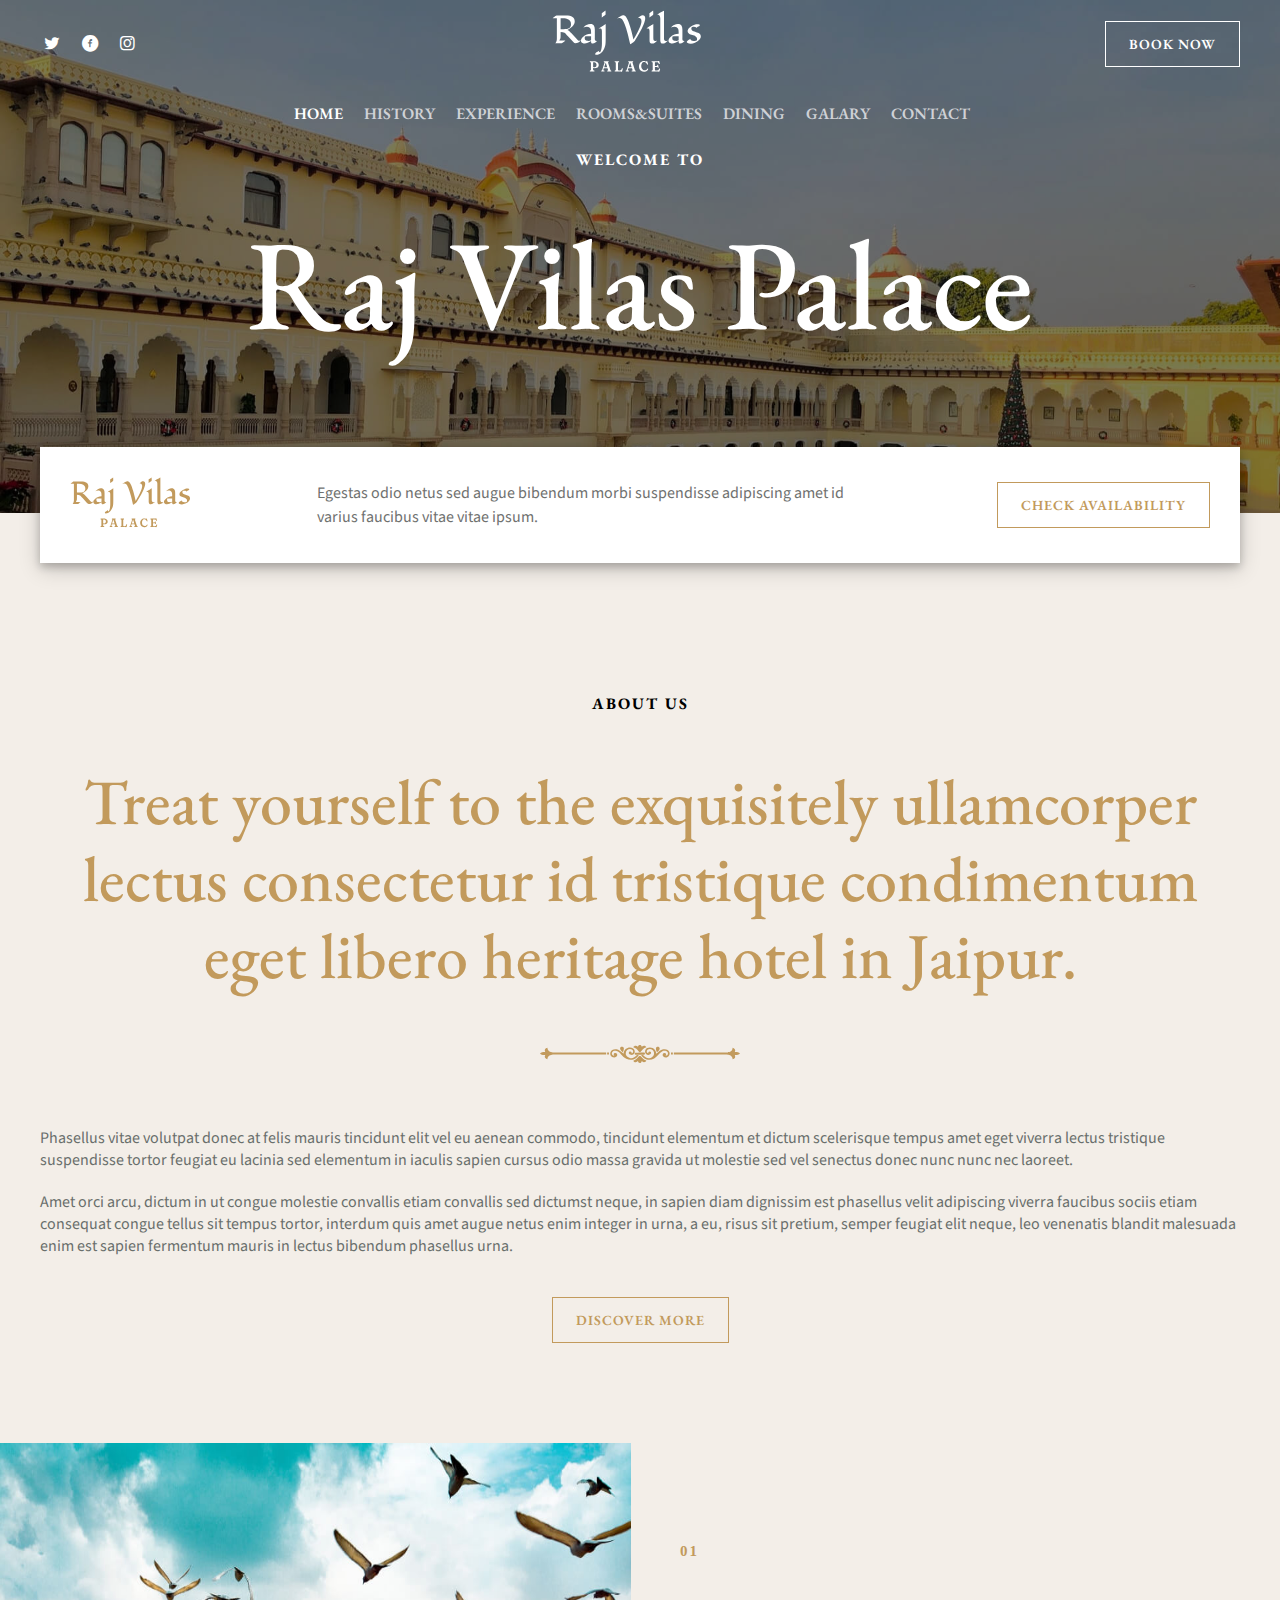
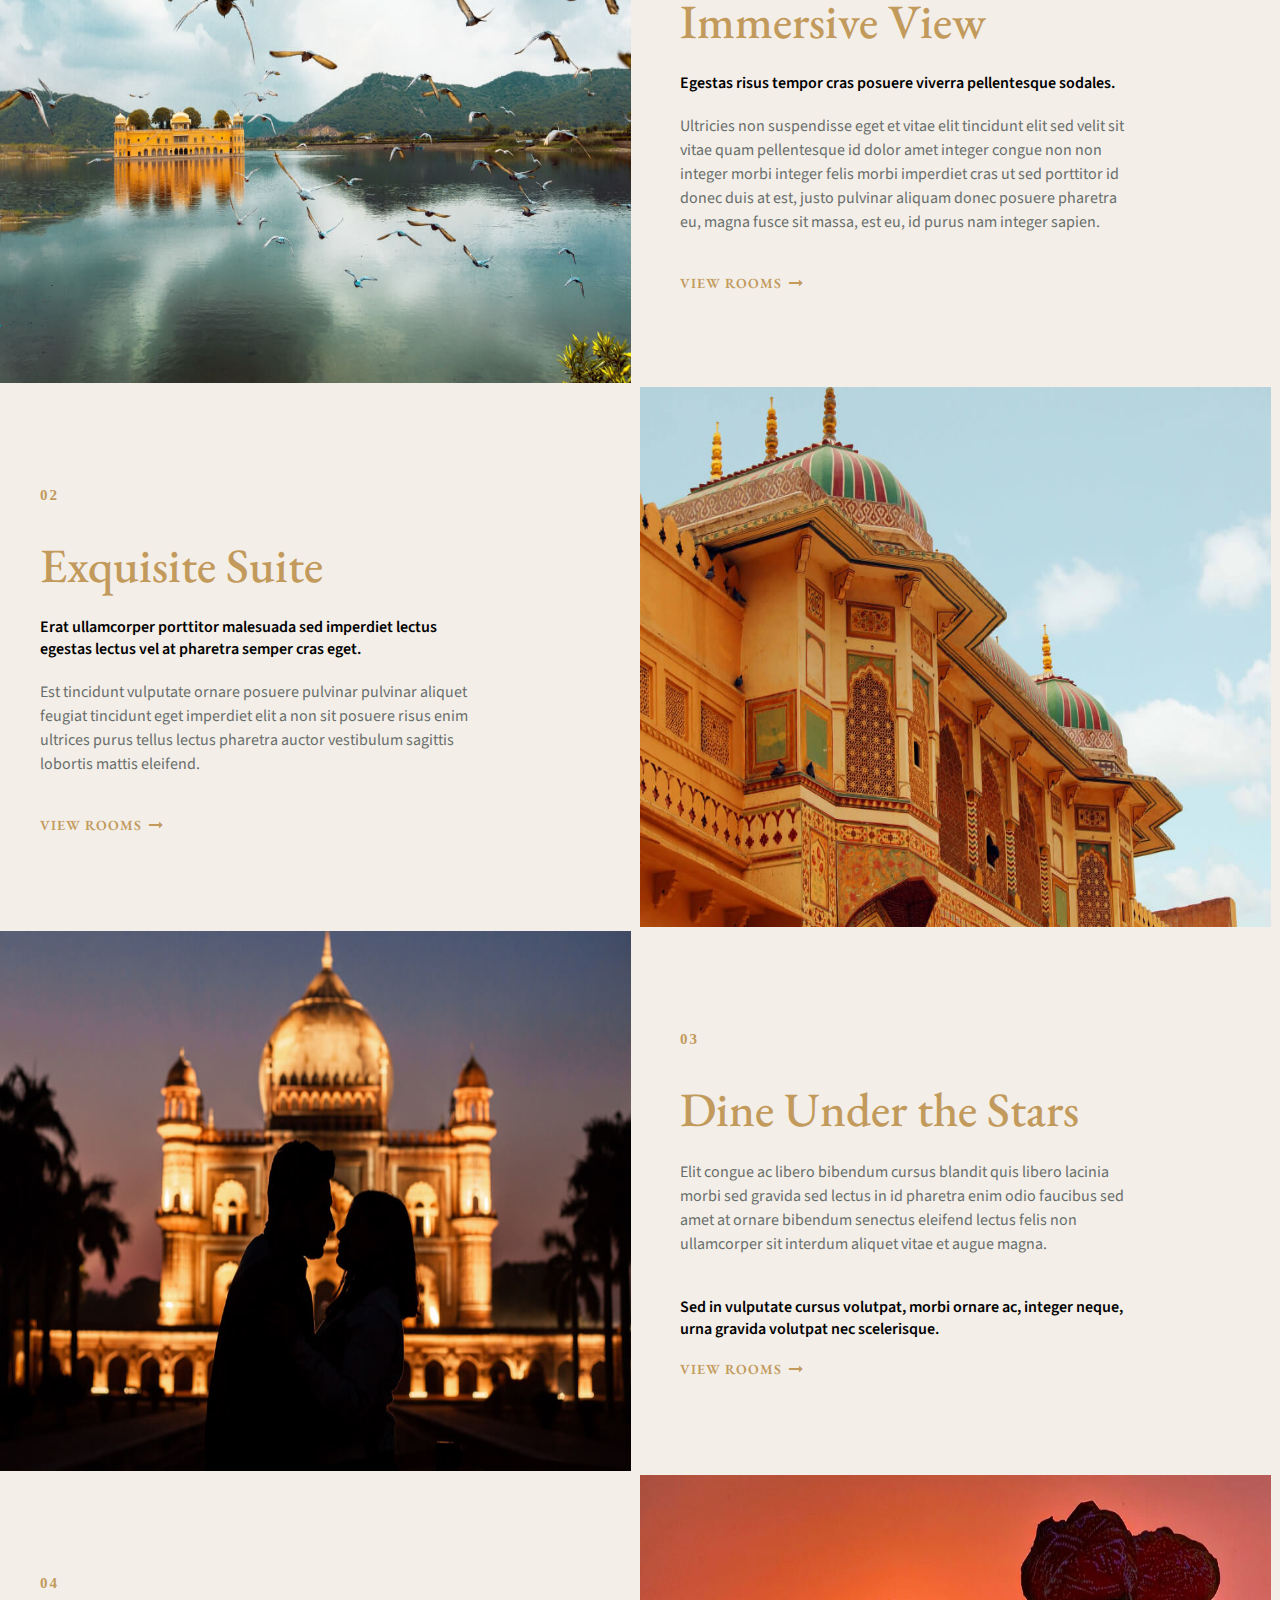
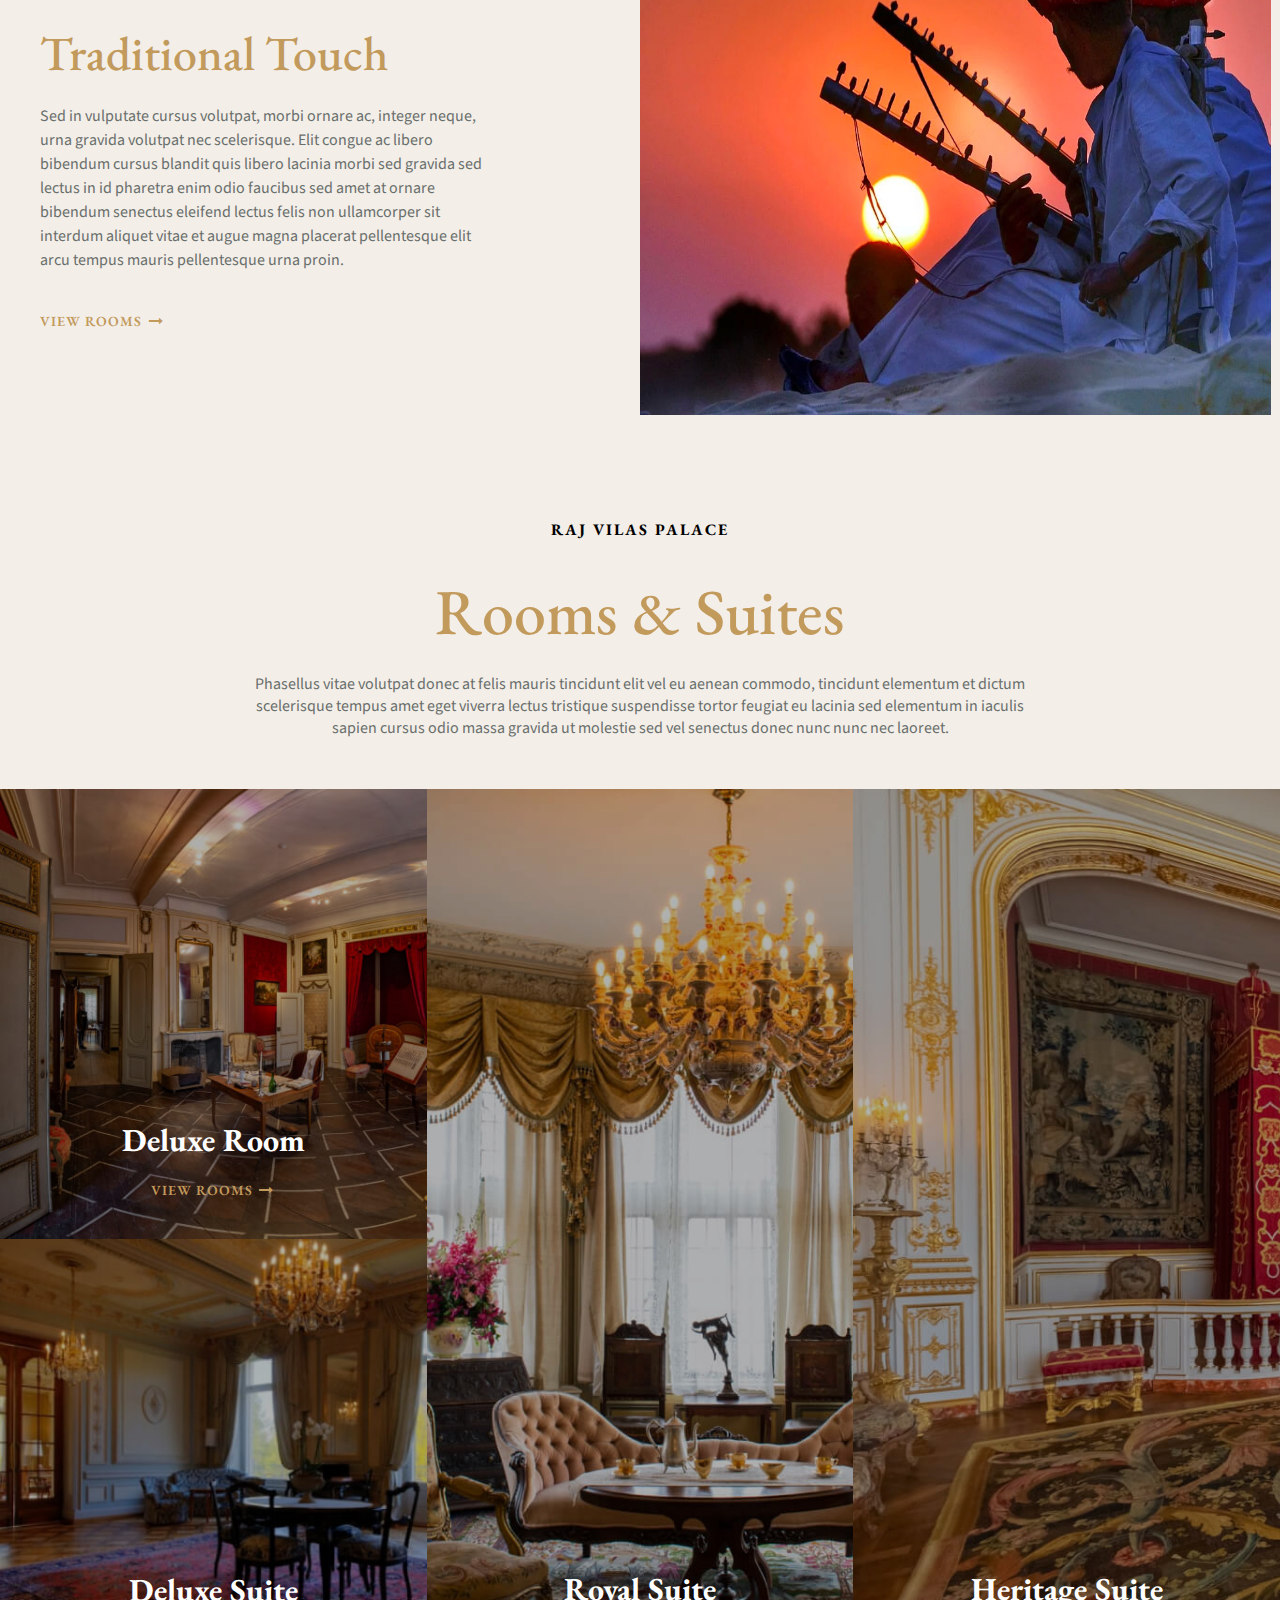
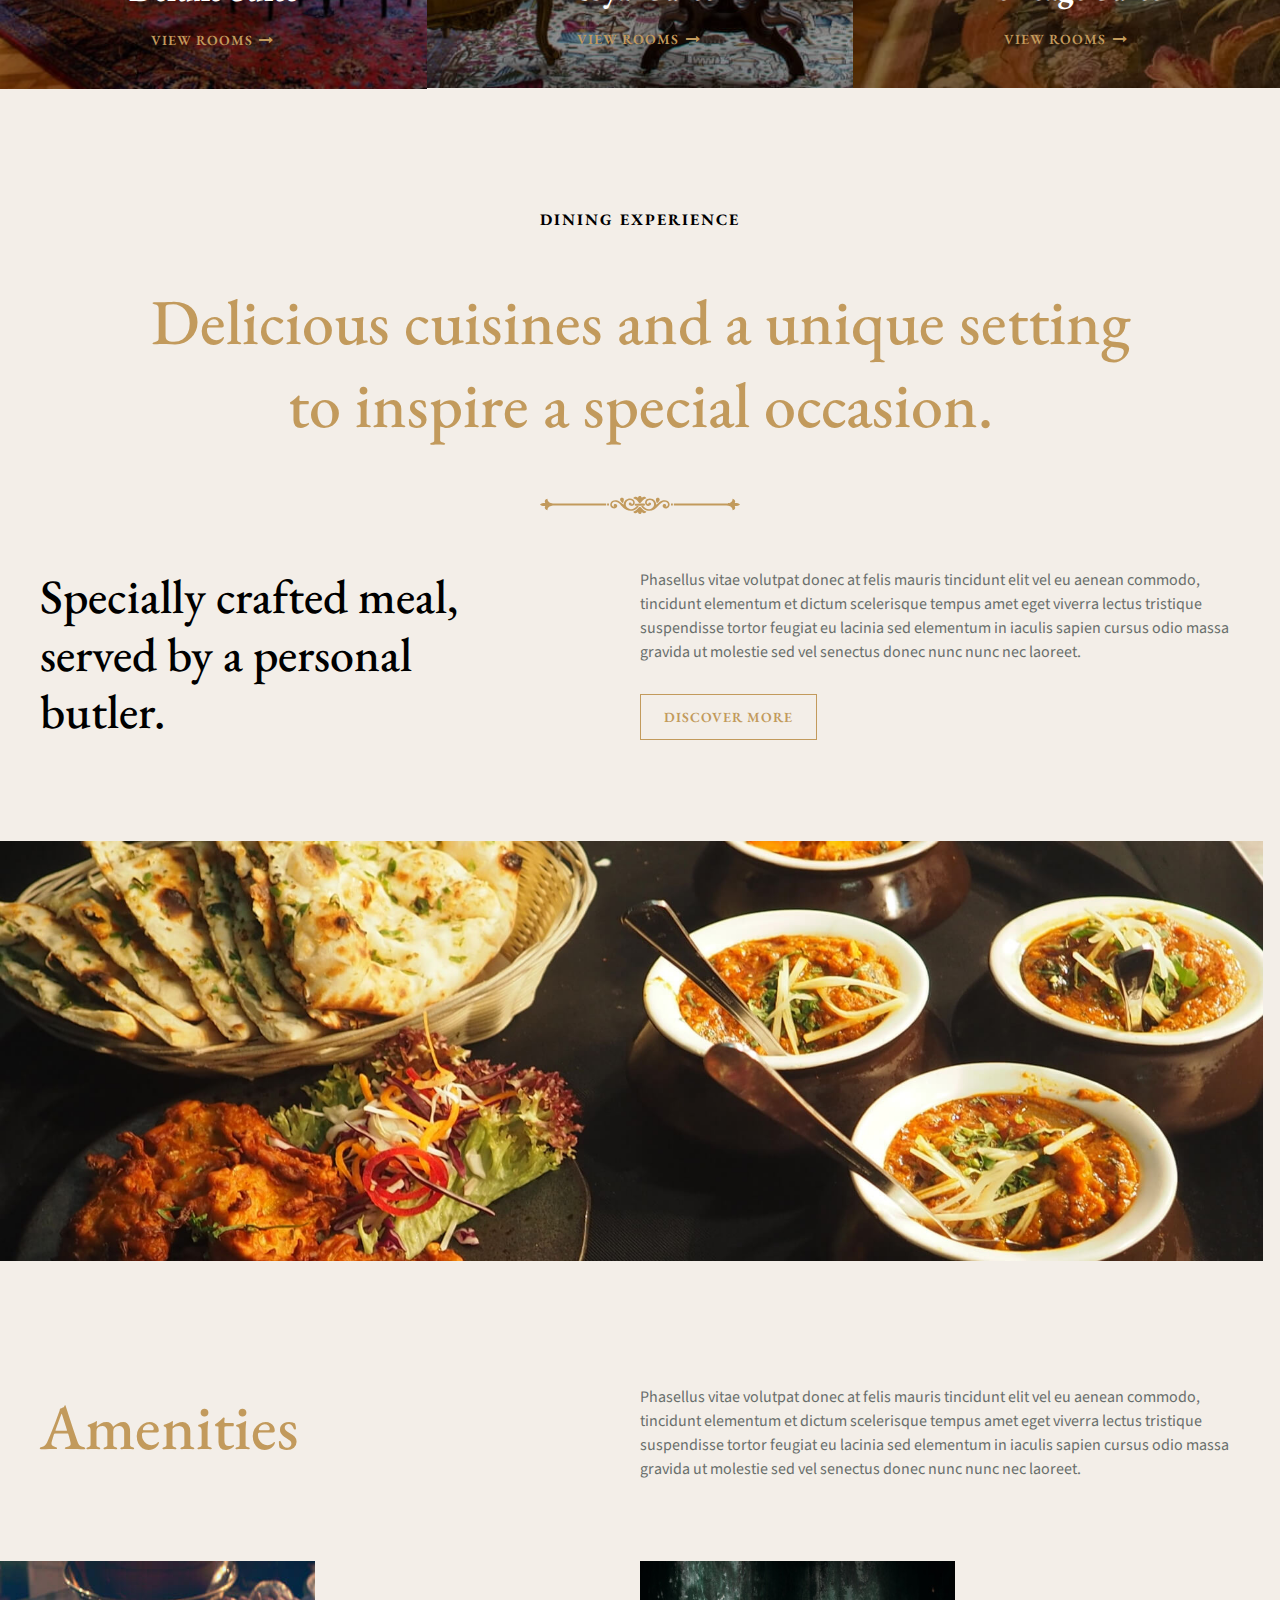
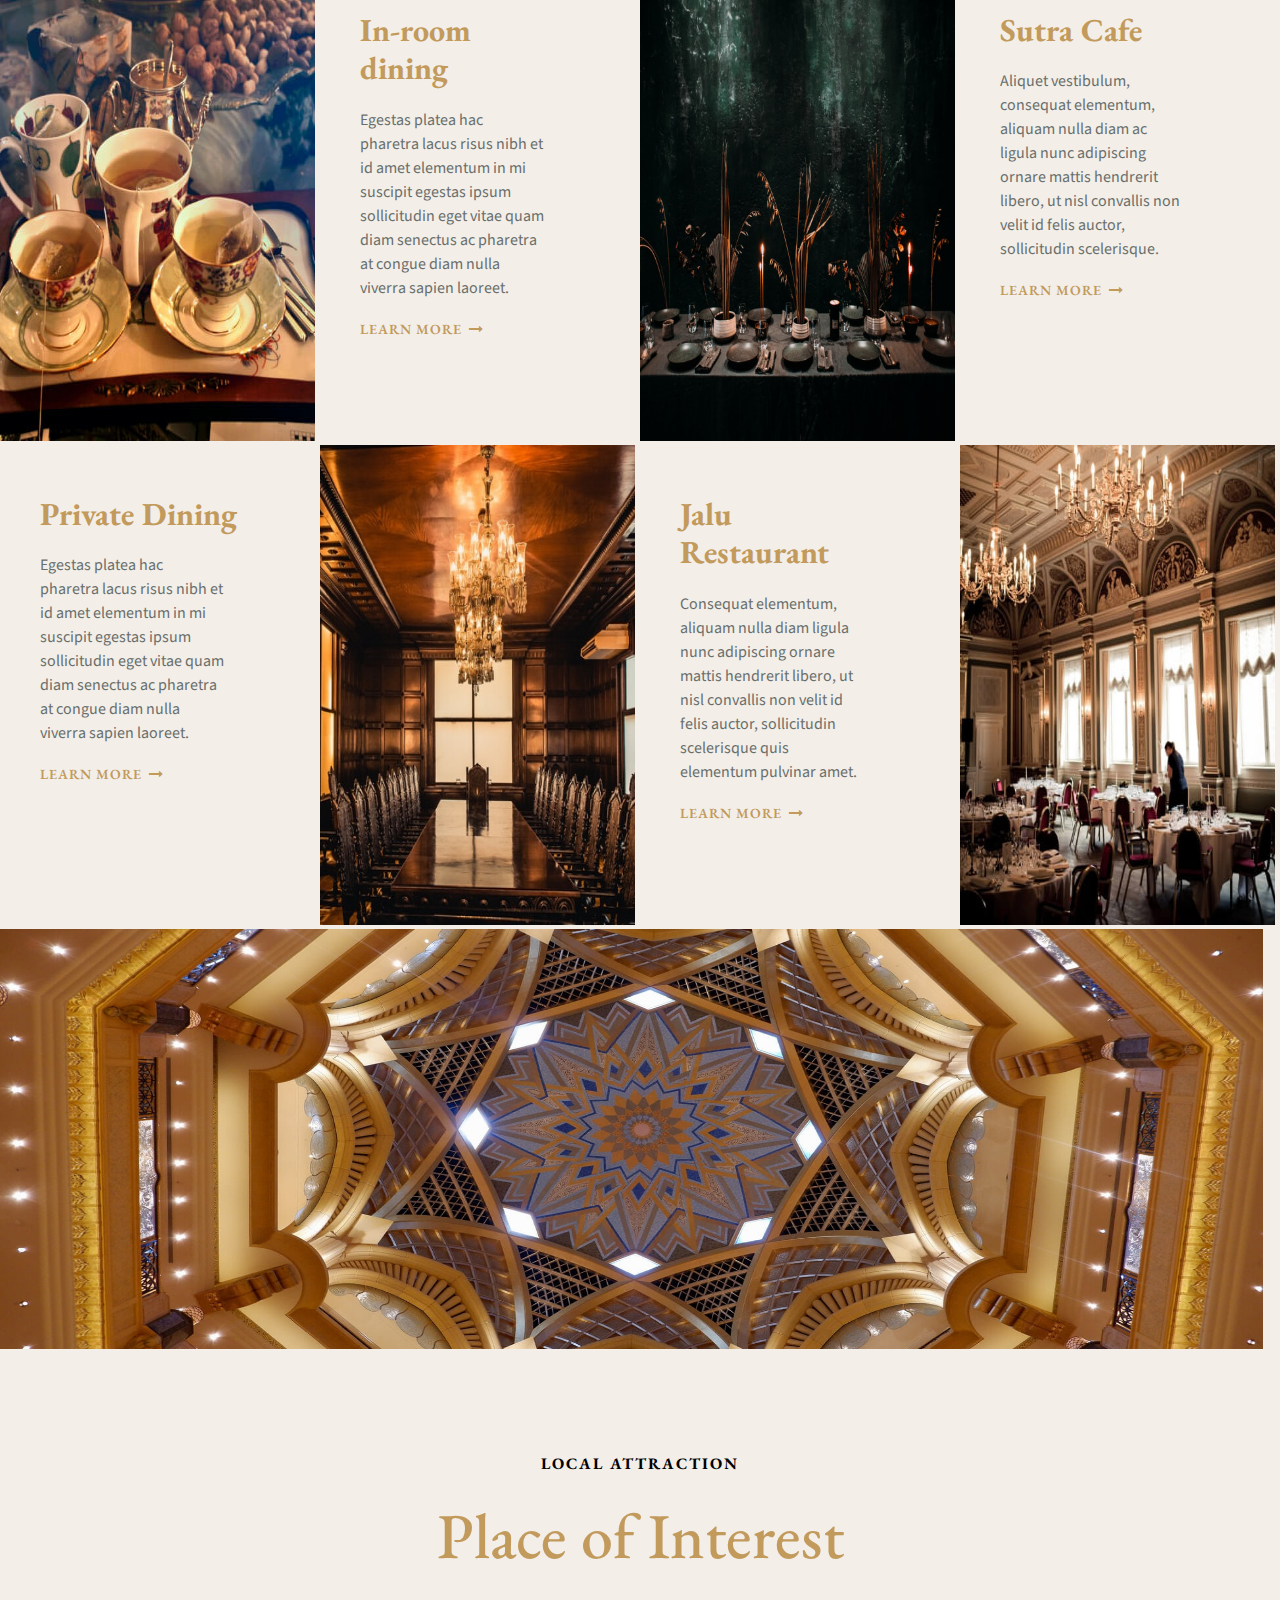
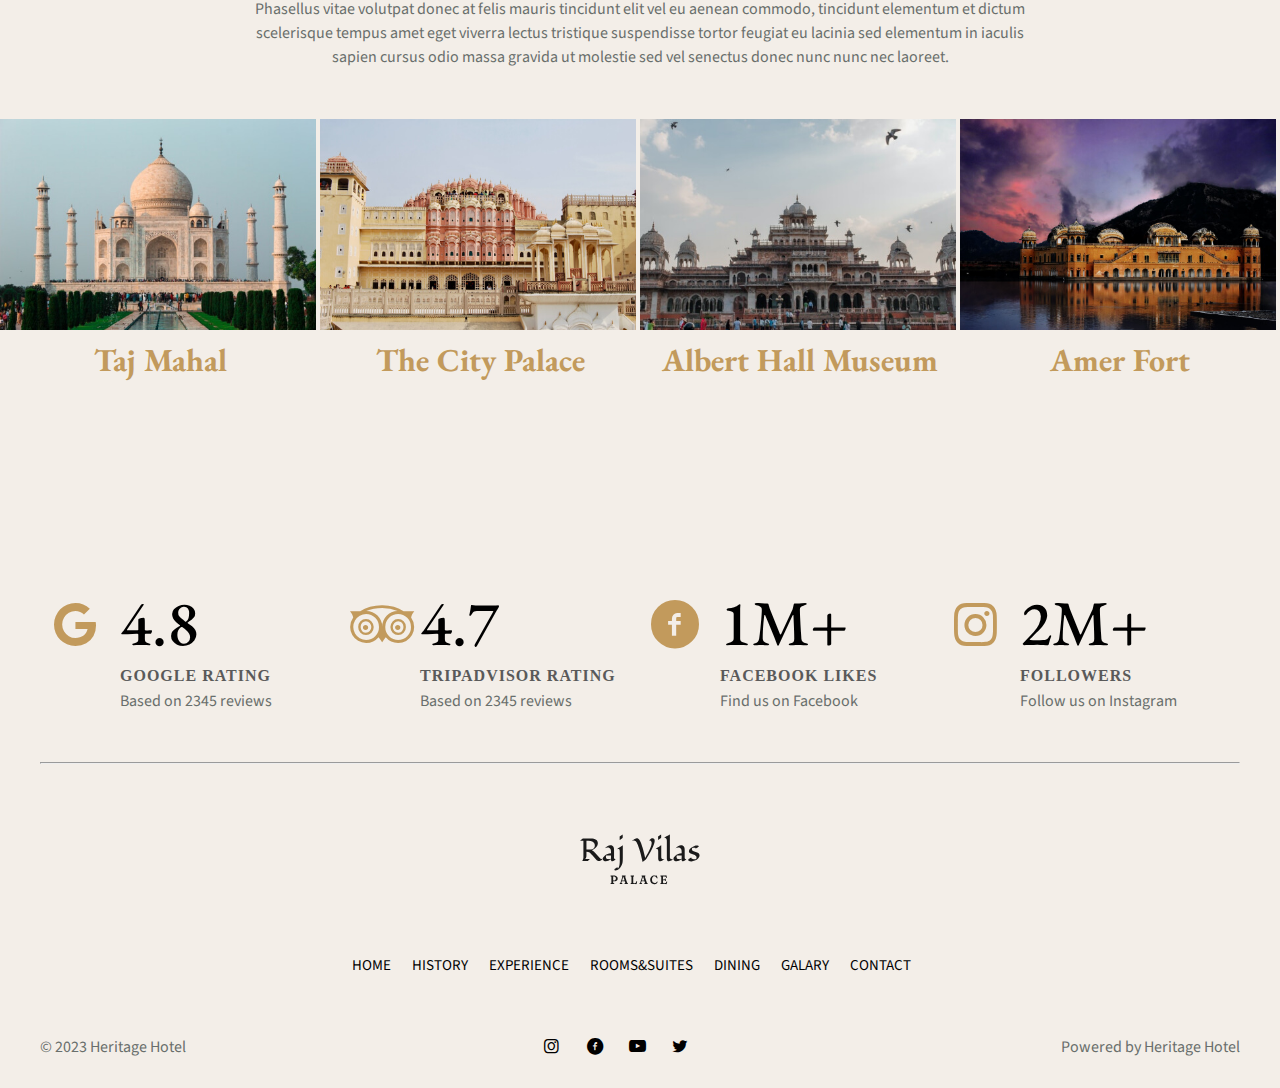
<file: index.html>
<!DOCTYPE html>
<html lang="en">

<head>
    <meta charset="UTF-8">
    <meta name="viewport" content="width=device-width, initial-scale=1.0">
    <title>Home - Heritage Hotel</title>
    <link rel="preconnect" href="https://fonts.googleapis.com">
    <link rel="preconnect" href="https://fonts.gstatic.com" crossorigin>
    <link
        href="https://fonts.googleapis.com/css2?family=EB+Garamond:ital,wght@0,400;0,500;0,600;0,700;0,800;1,400;1,500;1,600;1,700;1,800&family=Source+Sans+3:ital,wght@0,200;0,300;0,400;0,500;0,600;0,700;0,800;0,900;1,200;1,300;1,400;1,500;1,600;1,700;1,800;1,900&display=swap"
        rel="stylesheet">
    <link rel="stylesheet" href="./css/style.css">
</head>

<body>

    <div class="header">
        <div class="container">
            <div class="top-main">
                <div class="icon">
                    <span class="icon-twitter"></span>
                    <span class="icon-facebook-circled"></span>
                    <span class="icon-instagram"></span>
                </div>
                <div class="logo">
                    <img src="img/site-logo.svg" alt="site-logo img">
                </div>
                <div class="button">
                    <button type="button" class="btn">Book Now</button>
                </div>
            </div>

            <div class="nav">
                <ul>
                    <li><a href="./index.html" class="home">Home</a></li>
                    <li><a href="./History.html">History</a></li>
                    <li><a href="./Experience.html">Experience</a></li>
                    <li><a href="./Room.html">Rooms&Suites</a></li>
                    <li><a href="./Dining.html">Dining</a></li>
                    <li><a href="./Gallary.html">Galary</a></li>
                    <li><a href="./Contact.html">Contact</a></li>
                </ul>
            </div>

            <div class="content">
                <h5>WELCOME TO</h5>
                <h1>Raj Vilas Palace</h1>
            </div>


            <div class="raj-main">
                <div class="logo">
                    <img src="img/site-logo-gold.svg" alt="">
                </div>
                <div class="paragraph">
                    <p>Egestas odio netus sed augue bibendum morbi suspendisse adipiscing amet id varius faucibus vitae
                        vitae ipsum.</p>
                </div>
                <div class="button">
                    <button type="button" class="btn">CHECK AVAILABILITY</button>
                </div>
            </div>

        </div>
    </div>



    <div class="container">
        <div class="about">
            <h5>ABOUT US</h5>
            <h1>Treat yourself to the exquisitely ullamcorper lectus consectetur id tristique condimentum eget libero
                heritage hotel in Jaipur.</h1>
            <div class="divider">
                <img src="img/divider.svg" alt="divider img">
            </div>
            <p>Phasellus vitae volutpat donec at felis mauris tincidunt elit vel eu aenean commodo, tincidunt elementum
                et dictum scelerisque tempus amet eget viverra lectus tristique suspendisse tortor feugiat eu lacinia
                sed elementum in iaculis sapien cursus odio massa gravida ut molestie sed vel senectus donec nunc nunc
                nec laoreet.</p>
            <p>Amet orci arcu, dictum in ut congue molestie convallis etiam convallis sed dictumst neque, in sapien diam
                dignissim est phasellus velit adipiscing viverra faucibus sociis etiam consequat congue tellus sit
                tempus tortor, interdum quis amet augue netus enim integer in urna, a eu, risus sit pretium, semper
                feugiat elit neque, leo venenatis blandit malesuada enim est sapien fermentum mauris in lectus bibendum
                phasellus urna.</p>
            <div class="button">
                <button type="button" class="btn">Discover More</button>
            </div>
        </div>
    </div>

    <div class="row">
        <div class="col-6">
            <div class="immersive">
                <img src="img/heritage-hotel-experience-img-1.jpg" alt="heritage-hotel-experience-img-1 img">
            </div>
        </div>
        <div class="col-6">

            <div class="immersive">
                <h5>01</h5>
                <h1>Immersive View</h1>
                <h4>Egestas risus tempor cras posuere viverra pellentesque sodales.</h4>
                <p>Ultricies non suspendisse eget et vitae elit tincidunt elit sed velit sit vitae quam pellentesque id
                    dolor amet integer congue non non integer morbi integer felis morbi imperdiet cras ut sed porttitor
                    id donec duis at est, justo pulvinar aliquam donec posuere pharetra eu, magna fusce sit massa, est
                    eu, id purus nam integer sapien.</p>
                <a href="">VIEW ROOMS <span class="icon-right"></span></a>
            </div>

        </div>
    </div>


    <div class="row">
        <div class="col-6">
            <div class="immersive">
                <h5>02</h5>
                <h1> Exquisite Suite</h1>
                <h4>Erat ullamcorper porttitor malesuada sed imperdiet lectus egestas lectus vel at pharetra semper cras
                    eget.</h4>
                <p>Est tincidunt vulputate ornare posuere pulvinar pulvinar aliquet feugiat tincidunt eget imperdiet
                    elit a non sit posuere risus enim ultrices purus tellus lectus pharetra auctor vestibulum sagittis
                    lobortis mattis eleifend.</p>
                <a href="">VIEW ROOMS <span class="icon-right"></span></a>
            </div>

        </div>
        <div class="col-6">

            <div class="immersive">
                <img src="img/heritage-hotel-experience-img-2.jpg" alt="heritage-hotel-experience-img-2 img">
            </div>

        </div>
    </div>

    <div class="row">
        <div class="col-6">
            <div class="immersive">
                <img src="img/heritage-hotel-experience-img-3.jpg" alt="heritage-hotel-experience-img-3 img">
            </div>
        </div>
        <div class="col-6">

            <div class="immersive">
                <h5>03</h5>
                <h1> Dine Under the Stars</h1>
                <p>Elit congue ac libero bibendum cursus blandit quis libero lacinia morbi sed gravida sed lectus in id
                    pharetra enim odio faucibus sed amet at ornare bibendum senectus eleifend lectus felis non
                    ullamcorper sit interdum aliquet vitae et augue magna.</p>
                <h4>Sed in vulputate cursus volutpat, morbi ornare ac, integer neque, urna gravida volutpat nec
                    scelerisque.</h4>

                <a href="">VIEW ROOMS <span class="icon-right"></span></a>
            </div>

        </div>
    </div>

    <div class="row">
        <div class="col-6">
            <div class="immersive">
                <h5>04</h5>
                <h1> Traditional Touch</h1>
                <p>Sed in vulputate cursus volutpat, morbi ornare ac, integer neque, urna gravida volutpat nec
                    scelerisque. Elit congue ac libero bibendum cursus blandit quis libero lacinia morbi sed gravida sed
                    lectus in id pharetra enim odio faucibus sed amet at ornare bibendum senectus eleifend lectus felis
                    non ullamcorper sit interdum aliquet vitae et augue magna placerat pellentesque elit arcu tempus
                    mauris pellentesque urna proin.</p>
                <a href="">VIEW ROOMS <span class="icon-right"></span></a>
            </div>

        </div>
        <div class="col-6">

            <div class="immersive">
                <img src="img/traditional-touch.jpg" alt="traditional-touch img">
            </div>

        </div>
    </div>

    <div class="container">
        <div class="raj-vilas">
            <h5>RAJ VILAS PALACE</h5>
            <h1>Rooms & Suites</h1>
            <p>Phasellus vitae volutpat donec at felis mauris tincidunt elit vel eu aenean commodo, tincidunt elementum
                et dictum scelerisque tempus amet eget viverra lectus tristique suspendisse tortor feugiat eu lacinia
                sed elementum in iaculis sapien cursus odio massa gravida ut molestie sed vel senectus donec nunc nunc
                nec laoreet.</p>
        </div>
    </div>

    <div class="row">
        <div class="col-4">
            <div class="deluxe">
                <h4>Deluxe Room</h4>
                <a href="">VIEW ROOMS <span class="icon-right"></span></a>
            </div>

            <div class="deluxe-room">
                <h4>Deluxe Suite</h4>
                <a href="">VIEW ROOMS <span class="icon-right"></span></a>
            </div>
        </div>
        <div class="col-4">
            <div class="royal">
                <h4>Royal Suite</h4>
                <a href="">VIEW ROOMS <span class="icon-right"></span></a>
            </div>
        </div>
        <div class="col-4">
            <div class="heritage">
                <h4>Heritage Suite</h4>
                <a href="">VIEW ROOMS <span class="icon-right"></span></a>
            </div>
        </div>
    </div>

    <div class="container">
        <div class="dining">
            <h5>DINING EXPERIENCE</h5>
            <h1>Delicious cuisines and a unique setting to inspire a special occasion.</h1>
            <img src="img/divider.svg" alt="divider img">
        </div>

        <div class="row">
            <div class="col-6">
                <div class="special">
                    <h1>Specially crafted meal, served by a personal butler.</h1>
                </div>
            </div>
            <div class="col-6">
                <div class="special">
                    <p>Phasellus vitae volutpat donec at felis mauris tincidunt elit vel eu aenean commodo, tincidunt
                        elementum et dictum scelerisque tempus amet eget viverra lectus tristique suspendisse tortor
                        feugiat eu lacinia sed elementum in iaculis sapien cursus odio massa gravida ut molestie sed vel
                        senectus donec nunc nunc nec laoreet.</p>
                    <button type="button" class="btn">Discover More</button>

                </div>

            </div>
        </div>
    </div>

    <div class="food-img">
        <img src="img/heritage-hotel-dining-experience-img.jpg" alt="heritage-hotel-dining-experience-img img">
    </div>

    <div class="container">
        <div class="row">
            <div class="col-6">
                <div class="aminitie">
                    <h1>Amenities</h1>
                </div>
            </div>
            <div class="col-6">
                <div class="aminitie">
                    <p>Phasellus vitae volutpat donec at felis mauris tincidunt elit vel eu aenean commodo, tincidunt
                        elementum et dictum scelerisque tempus amet eget viverra lectus tristique suspendisse tortor
                        feugiat eu lacinia sed elementum in iaculis sapien cursus odio massa gravida ut molestie sed vel
                        senectus donec nunc nunc nec laoreet.</p>
                </div>
            </div>
        </div>
    </div>

    <div class="row">
        <div class="col-3">
            <div class="room-dining">
                <img src="img/heritage-hotel-amenities-img-1.jpg" alt="heritage-hotel-amenities-img-1 img">
            </div>
        </div>
        <div class="col-3">
            <div class="room-dining">
                <h1>In-room dining</h1>
                <p>Egestas platea hac pharetra lacus risus nibh et id amet elementum in mi suscipit egestas ipsum
                    sollicitudin eget vitae quam diam senectus ac pharetra at congue diam nulla viverra sapien laoreet.
                </p>
                <a href="">Learn More <span class="icon-right"></span></a>
            </div>
        </div>
        <div class="col-3">
            <div class="room-dining">
                <img src="img/heritage-hotel-amenities-img-2.jpg" alt="heritage-hotel-amenities-img-2 img">
            </div>
        </div>
        <div class="col-3">
            <div class="room-dining">
                <h1>Sutra Cafe</h1>
                <p>Aliquet vestibulum, consequat elementum, aliquam nulla diam ac ligula nunc adipiscing ornare mattis
                    hendrerit libero, ut nisl convallis non velit id felis auctor, sollicitudin scelerisque.</p>
                <a href="">Learn More <span class="icon-right"></span></a>
            </div>
        </div>
    </div>

    <div class="row">
        <div class="col-3">
            <div class="room-dining">
                <h1>Private Dining</h1>
                <p>Egestas platea hac pharetra lacus risus nibh et id amet elementum in mi suscipit egestas ipsum sollicitudin eget vitae quam diam senectus ac pharetra at congue diam nulla viverra sapien laoreet.</p>
                <a href="">Learn More <span class="icon-right"></span></a>
            </div>
        </div>
        <div class="col-3">
            <div class="room-dining">
                <img src="img/heritage-hotel-amenities-img-3.jpg" alt="heritage-hotel-amenities-img-3 img">
            </div>
        </div>
        <div class="col-3">
            <div class="room-dining">
                <h1>Jalu Restaurant</h1>
                <p>Consequat elementum, aliquam nulla diam ligula nunc adipiscing ornare mattis hendrerit libero, ut nisl convallis non velit id felis auctor, sollicitudin scelerisque quis elementum pulvinar amet.</p>
                <a href="">Learn More <span class="icon-right"></span></a>
            </div>
        </div>
        <div class="col-3">
            <div class="room-dining">
                <img src="img/heritage-hotel-amenities-img-4.jpg" alt="heritage-hotel-amenities-img-4 img">
            </div>
        </div>
    </div>

    <div class="design-img">
        <img src="img/heritage-hotel-gallery-2.jpg" alt="heritage-hotel-gallery-2 img">
    </div>

    <div class="container">
        <div class="local">
            <h5>LOCAL ATTRACTION</h5>
            <h1>Place of Interest</h1>
            <p>Phasellus vitae volutpat donec at felis mauris tincidunt elit vel eu aenean commodo, tincidunt elementum et dictum scelerisque tempus amet eget viverra lectus tristique suspendisse tortor feugiat eu lacinia sed elementum in iaculis sapien cursus odio massa gravida ut molestie sed vel senectus donec nunc nunc nec laoreet.</p>
        </div>
    </div>

    <div class="row">
        <div class="col-3">
            <div class="taj">
                <img src="img/heritage-neraby-places-img-1.jpg" alt="heritage-neraby-places-img-1 img">
                <h1>Taj Mahal</h1>
            </div>
        </div>
        <div class="col-3">
            <div class="taj">
                <img src="img/heritage-neraby-places-img-2.jpg" alt="heritage-neraby-places-img-2 img">
                <h1>The City Palace</h1>
            </div>
        </div>
        <div class="col-3">
            <div class="taj">
                <img src="img/heritage-neraby-places-img-3.jpg" alt="heritage-neraby-places-img-3 img">
                <h1>Albert Hall Museum</h1>
            </div>
        </div>
        <div class="col-3">
            <div class="taj">
                <img src="img/heritage-neraby-places-img-4.jpg" alt="heritage-neraby-places-img-4 img">
                <h1>Amer Fort</h1>
            </div>
        </div>
    </div>

    <div class="container">
        <div class="row">
            <div class="col-3">
                <div class="google-main">
                    <div class="icon">
                        <span class="icon-google"></span>
                    </div>
                    <div class="google-content">
                        <h1>4.8</h1>
                        <h5>GOOGLE RATING</h5>
                        <p>Based on 2345 reviews</p>
                    </div>
                </div>
            </div>
            <div class="col-3">

                <div class="google-main">
                    <div class="icon">
                        <span class="icon-tripadvisor"></span>
                    </div>
                    <div class="google-content">
                        <h1>4.7</h1>
                        <h5>TRIPADVISOR RATING</h5>
                        <p>Based on 2345 reviews</p>
                    </div>
                </div>
            </div>
            <div class="col-3">
                <div class="google-main">
                    <div class="icon">
                        <span class="icon-facebook-circled"></span>
                    </div>
                    <div class="google-content">
                        <h1>1M+</h1>
                        <h5>FACEBOOK LIKES</h5>
                        <p>Find us on Facebook</p>
                    </div>
                </div>
            </div>
            <div class="col-3">
                <div class="google-main">
                    <div class="icon">
                        <span class="icon-instagram"></span>
                    </div>
                    <div class="google-content">
                        <h1>2M+</h1>
                        <h5>FOLLOWERS</h5>
                        <p>Follow us on Instagram</p>
                    </div>
                </div>
            </div>
        </div>
        <hr>
    </div>

    <div class="container">
        <div class="footer">
            <img src="img/site-logo-black.svg" alt="site-logo-black img">

            <div class="nav">
                <ul>
                    <li><a href="" >Home</a></li>
                    <li><a href="">History</a></li>
                    <li><a href="">Experience</a></li>
                    <li><a href="">Rooms&Suites</a></li>
                    <li><a href="">Dining</a></li>
                    <li><a href="">Galary</a></li>
                    <li><a href="">Contact</a></li>
                </ul>
            </div>
        </div>

        <div class="footer-bottom-main">
            <div class="footer-bottom-left">
                <p>© 2023 Heritage Hotel</p>
            </div>
            <div class="footer-bottom-icon">
                <span class="icon-instagram"></span>
                <span class="icon-facebook-circled"></span>
                <span class="icon-youtube-play"></span>
                <span class="icon-twitter"></span>
            </div>
            <div class="footer-bottom-right">
                <p>Powered by Heritage Hotel</p>
            </div>
        </div>
    </div>


</body>

</html>
</file>
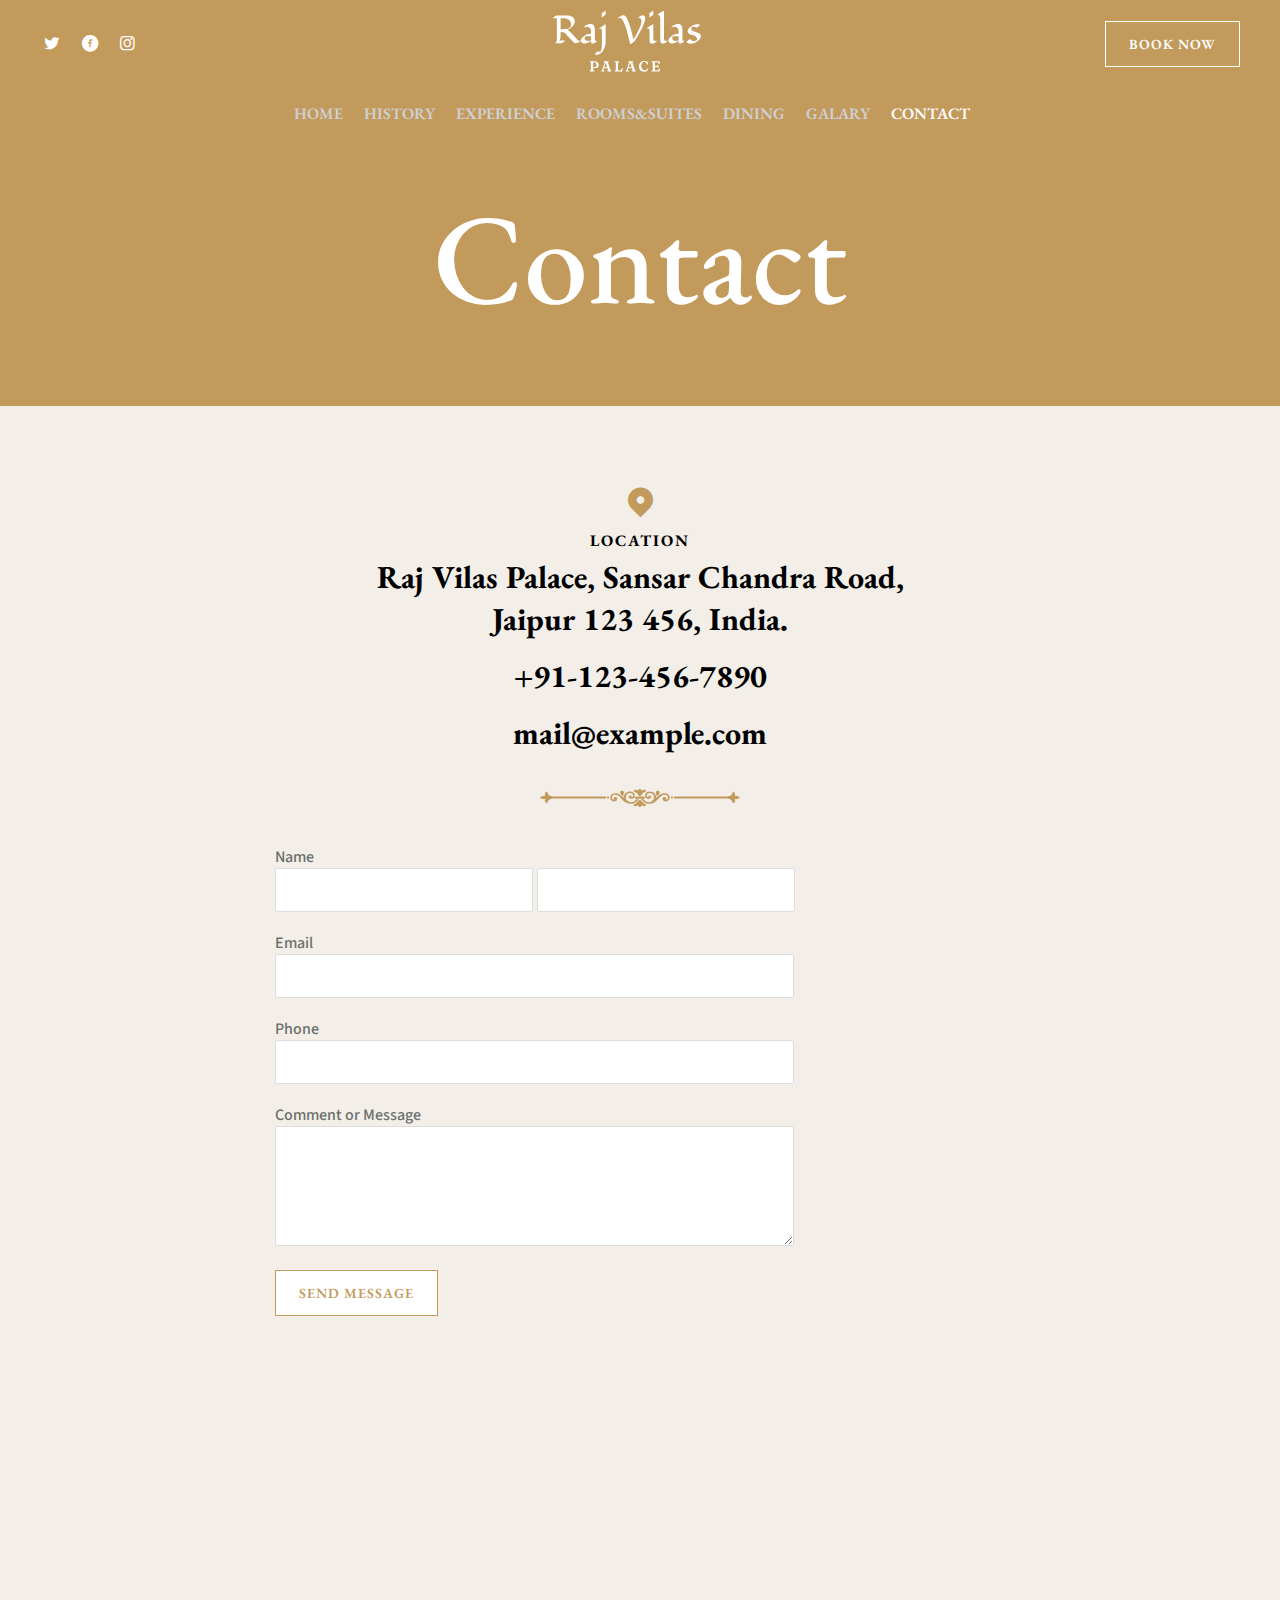
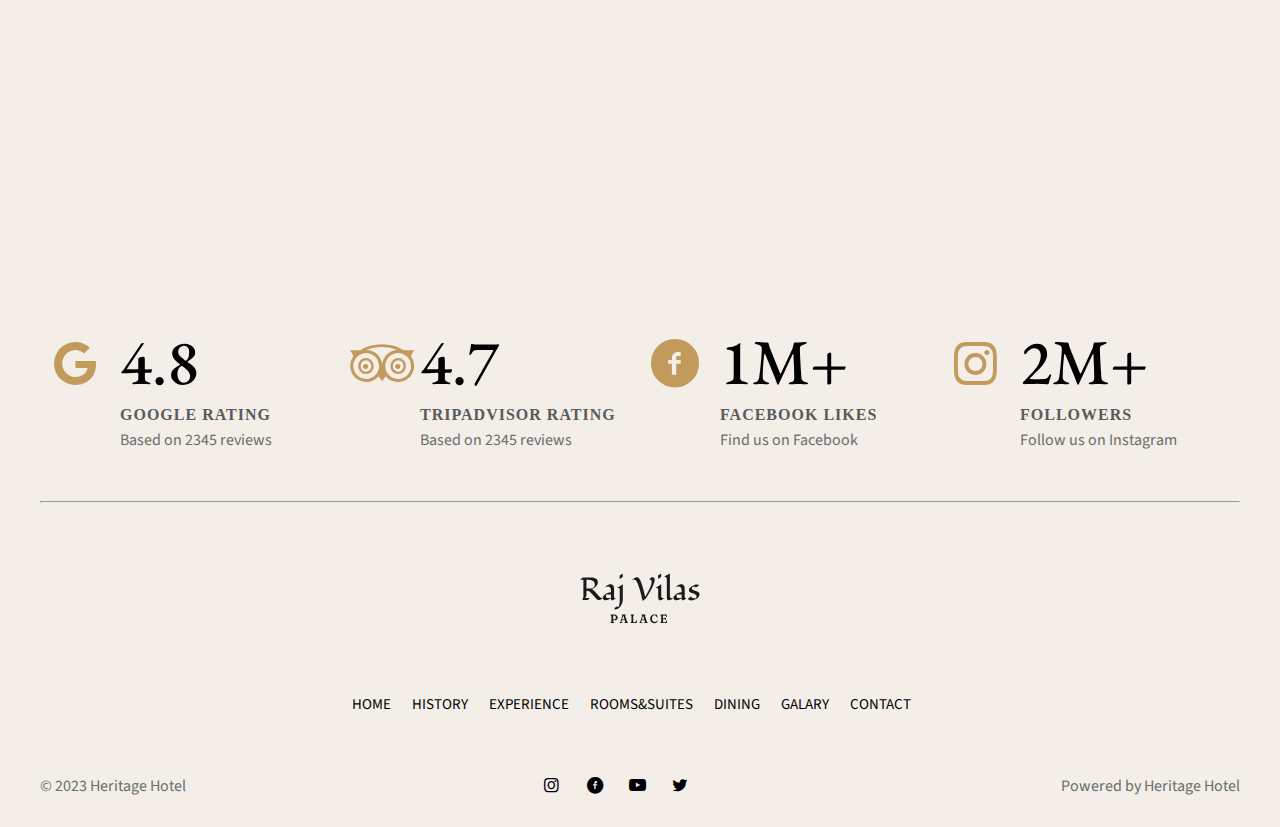
<file: Contact.html>
<!DOCTYPE html>
<html lang="en">

<head>
    <meta charset="UTF-8">
    <meta name="viewport" content="width=device-width, initial-scale=1.0">
    <title>Contact - Heritage Hotel</title>
    <link rel="preconnect" href="https://fonts.googleapis.com">
    <link rel="preconnect" href="https://fonts.gstatic.com" crossorigin>
    <link
        href="https://fonts.googleapis.com/css2?family=EB+Garamond:ital,wght@0,400;0,500;0,600;0,700;0,800;1,400;1,500;1,600;1,700;1,800&family=Source+Sans+3:ital,wght@0,200;0,300;0,400;0,500;0,600;0,700;0,800;0,900;1,200;1,300;1,400;1,500;1,600;1,700;1,800;1,900&display=swap"
        rel="stylesheet">
    <link rel="stylesheet" href="./css/style.css">
</head>

<body>

    <div class="history-header">
        <div class="container">
            <div class="top-main">
                <div class="icon">
                    <span class="icon-twitter"></span>
                    <span class="icon-facebook-circled"></span>
                    <span class="icon-instagram"></span>
                </div>
                <div class="logo">
                    <img src="img/site-logo.svg" alt="site-logo img">
                </div>
                <div class="button">
                    <button type="button" class="btn">Book Now</button>
                </div>
            </div>
            <div class="nav">
                <ul>
                    <li><a href="./index.html">Home</a></li>
                    <li><a href="./History.html">History</a></li>
                    <li><a href="./Experience.html">Experience</a></li>
                    <li><a href="./Room.html">Rooms&Suites</a></li>
                    <li><a href="./Dining.html">Dining</a></li>
                    <li><a href="./Gallary.html">Galary</a></li>
                    <li><a href="./Contact.html" class="home">Contact</a></li>
                </ul>
            </div>

            <div class="content">
                <h1>Contact</h1>
            </div>
        </div>
    </div>

    <div class="container">
        <div class="contact-map">
            <div class="contact-map-icon">
                <span class="icon-location"></span>
            </div>
            <h5>LOCATION</h5>
            <h2>Raj Vilas Palace, Sansar Chandra Road,</h2>
            <h2>Jaipur 123 456, India.</h2>
            <div class="contact-number">
                <h2>+91-123-456-7890</h2>
            </div>

            <h2>mail@example.com</h2>

            <img src="img/divider.svg" alt="divider img">

        </div>
    </div>

    <div class="container2">
        <form action="/action_page.php">

            <div class="contact-form">
                <label for="fname">Name</label><br>
                <input type="text" id="fname" name="fname" autocomplete="off">
                <input type="text" id="lname" name="lname" autocomplete="off"><br>
                <label for="email">Email</label><br>
                <input type="email" id="email" name="email" autocomplete="off"><br>
                <label for="phone">Phone</label><br>
                <input type="number" id="number" name="number" autocomplete="off"><br>
                <label for="message">Comment or Message</label><br>
                <textarea  autocomplete="off"></textarea><br>
                <input type="submit" value="SEND MESSAGE">

        </form>
    </div>
    </div>

    <div class="contact-map">
        <iframe src="https://www.google.com/maps/embed?pb=!1m18!1m12!1m3!1d227748.43601827935!2d75.62574069367015!3d26.885421393517404!2m3!1f0!2f0!3f0!3m2!1i1024!2i768!4f13.1!3m3!1m2!1s0x396c4adf4c57e281%3A0xce1c63a0cf22e09!2sJaipur%2C%20Rajasthan!5e0!3m2!1sen!2sin!4v1687502874596!5m2!1sen!2sin" width="600" height="450" style="border:0;" allowfullscreen="" loading="lazy" referrerpolicy="no-referrer-when-downgrade"></iframe>
    </div>



    <div class="container">
        <div class="row">
            <div class="col-3">
                <div class="google-main">
                    <div class="icon">
                        <span class="icon-google"></span>
                    </div>
                    <div class="google-content">
                        <h1>4.8</h1>
                        <h5>GOOGLE RATING</h5>
                        <p>Based on 2345 reviews</p>
                    </div>
                </div>
            </div>
            <div class="col-3">

                <div class="google-main">
                    <div class="icon">
                        <span class="icon-tripadvisor"></span>
                    </div>
                    <div class="google-content">
                        <h1>4.7</h1>
                        <h5>TRIPADVISOR RATING</h5>
                        <p>Based on 2345 reviews</p>
                    </div>
                </div>
            </div>
            <div class="col-3">
                <div class="google-main">
                    <div class="icon">
                        <span class="icon-facebook-circled"></span>
                    </div>
                    <div class="google-content">
                        <h1>1M+</h1>
                        <h5>FACEBOOK LIKES</h5>
                        <p>Find us on Facebook</p>
                    </div>
                </div>
            </div>
            <div class="col-3">
                <div class="google-main">
                    <div class="icon">
                        <span class="icon-instagram"></span>
                    </div>
                    <div class="google-content">
                        <h1>2M+</h1>
                        <h5>FOLLOWERS</h5>
                        <p>Follow us on Instagram</p>
                    </div>
                </div>
            </div>
        </div>
        <hr>
    </div>

    <div class="container">
        <div class="footer">
            <img src="img/site-logo-black.svg" alt="site-logo-black img">

            <div class="nav">
                <ul>
                    <li><a href="" >Home</a></li>
                    <li><a href="">History</a></li>
                    <li><a href="">Experience</a></li>
                    <li><a href="">Rooms&Suites</a></li>
                    <li><a href="">Dining</a></li>
                    <li><a href="">Galary</a></li>
                    <li><a href="">Contact</a></li>
                </ul>
            </div>
        </div>

        <div class="footer-bottom-main">
            <div class="footer-bottom-left">
                <p>© 2023 Heritage Hotel</p>
            </div>
            <div class="footer-bottom-icon">
                <span class="icon-instagram"></span>
                <span class="icon-facebook-circled"></span>
                <span class="icon-youtube-play"></span>
                <span class="icon-twitter"></span>
            </div>
            <div class="footer-bottom-right">
                <p>Powered by Heritage Hotel</p>
            </div>
        </div>
    </div>


</body>

</html>
</file>
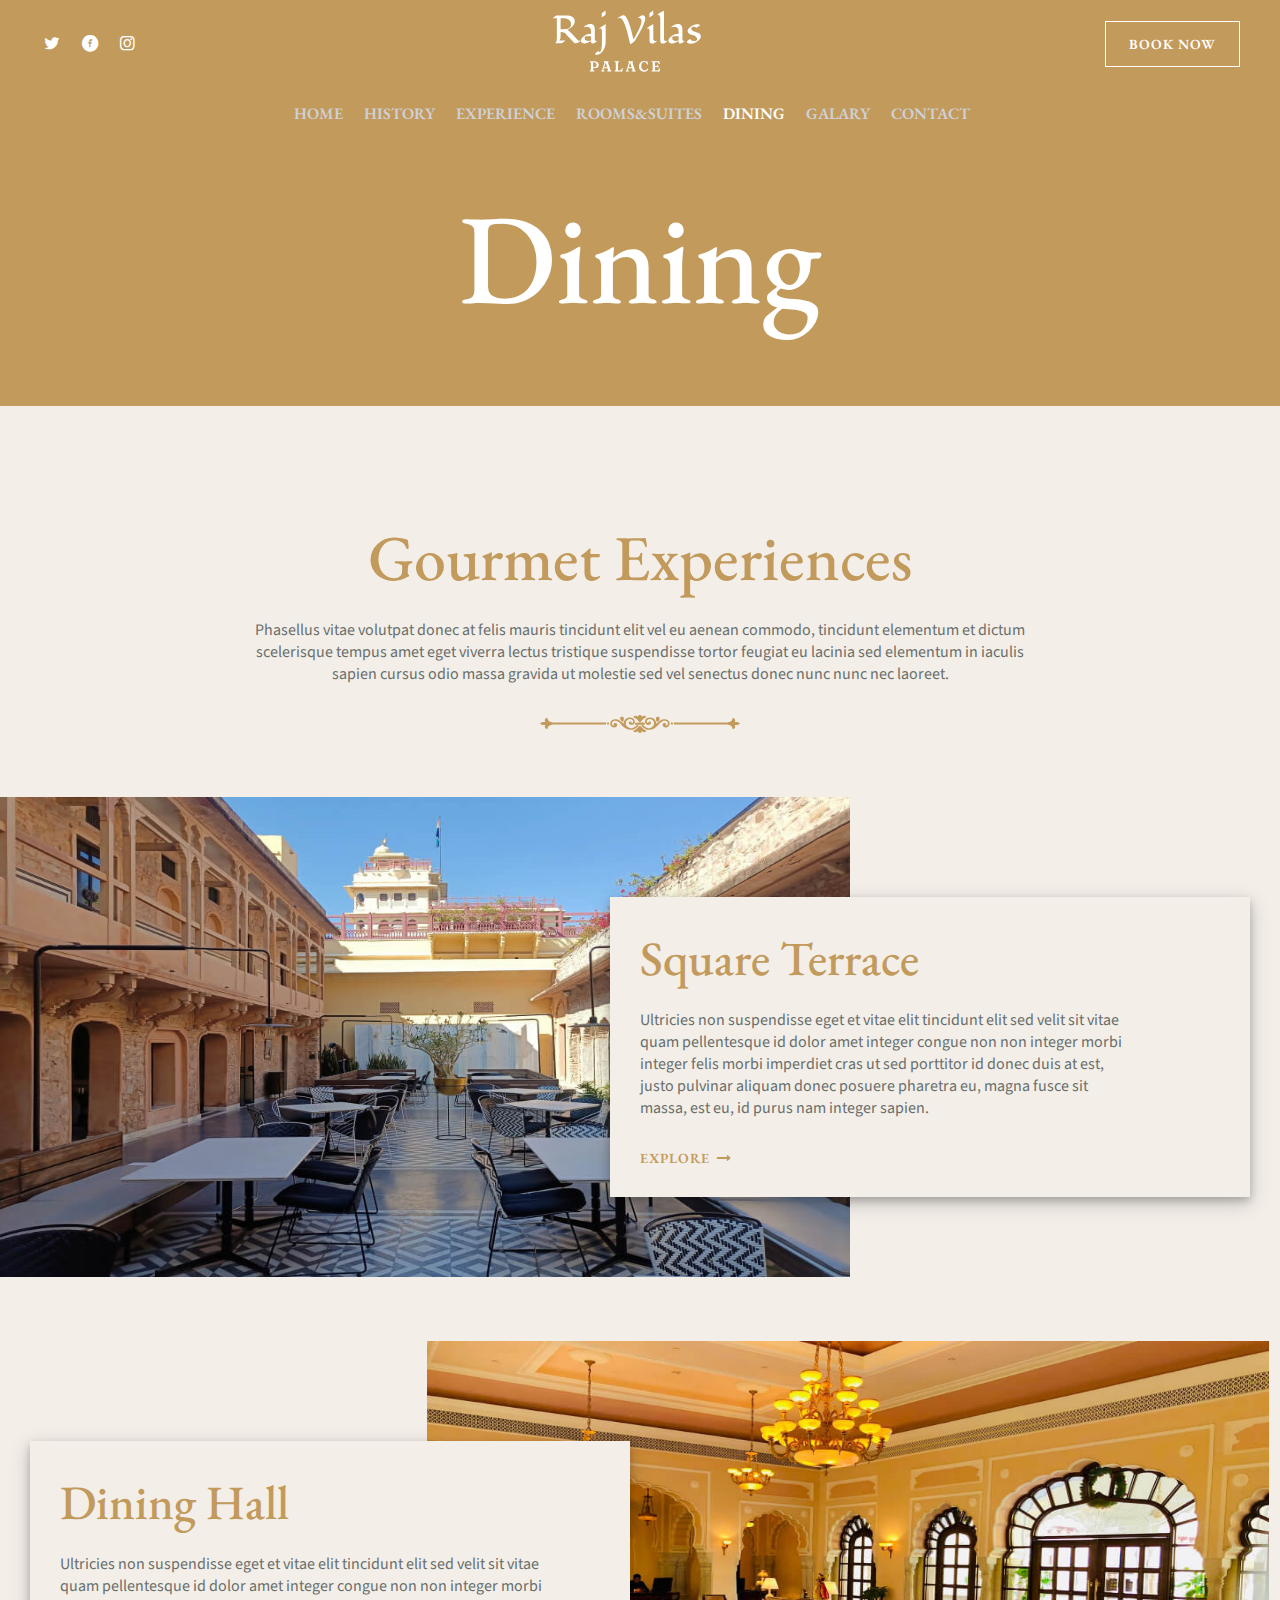
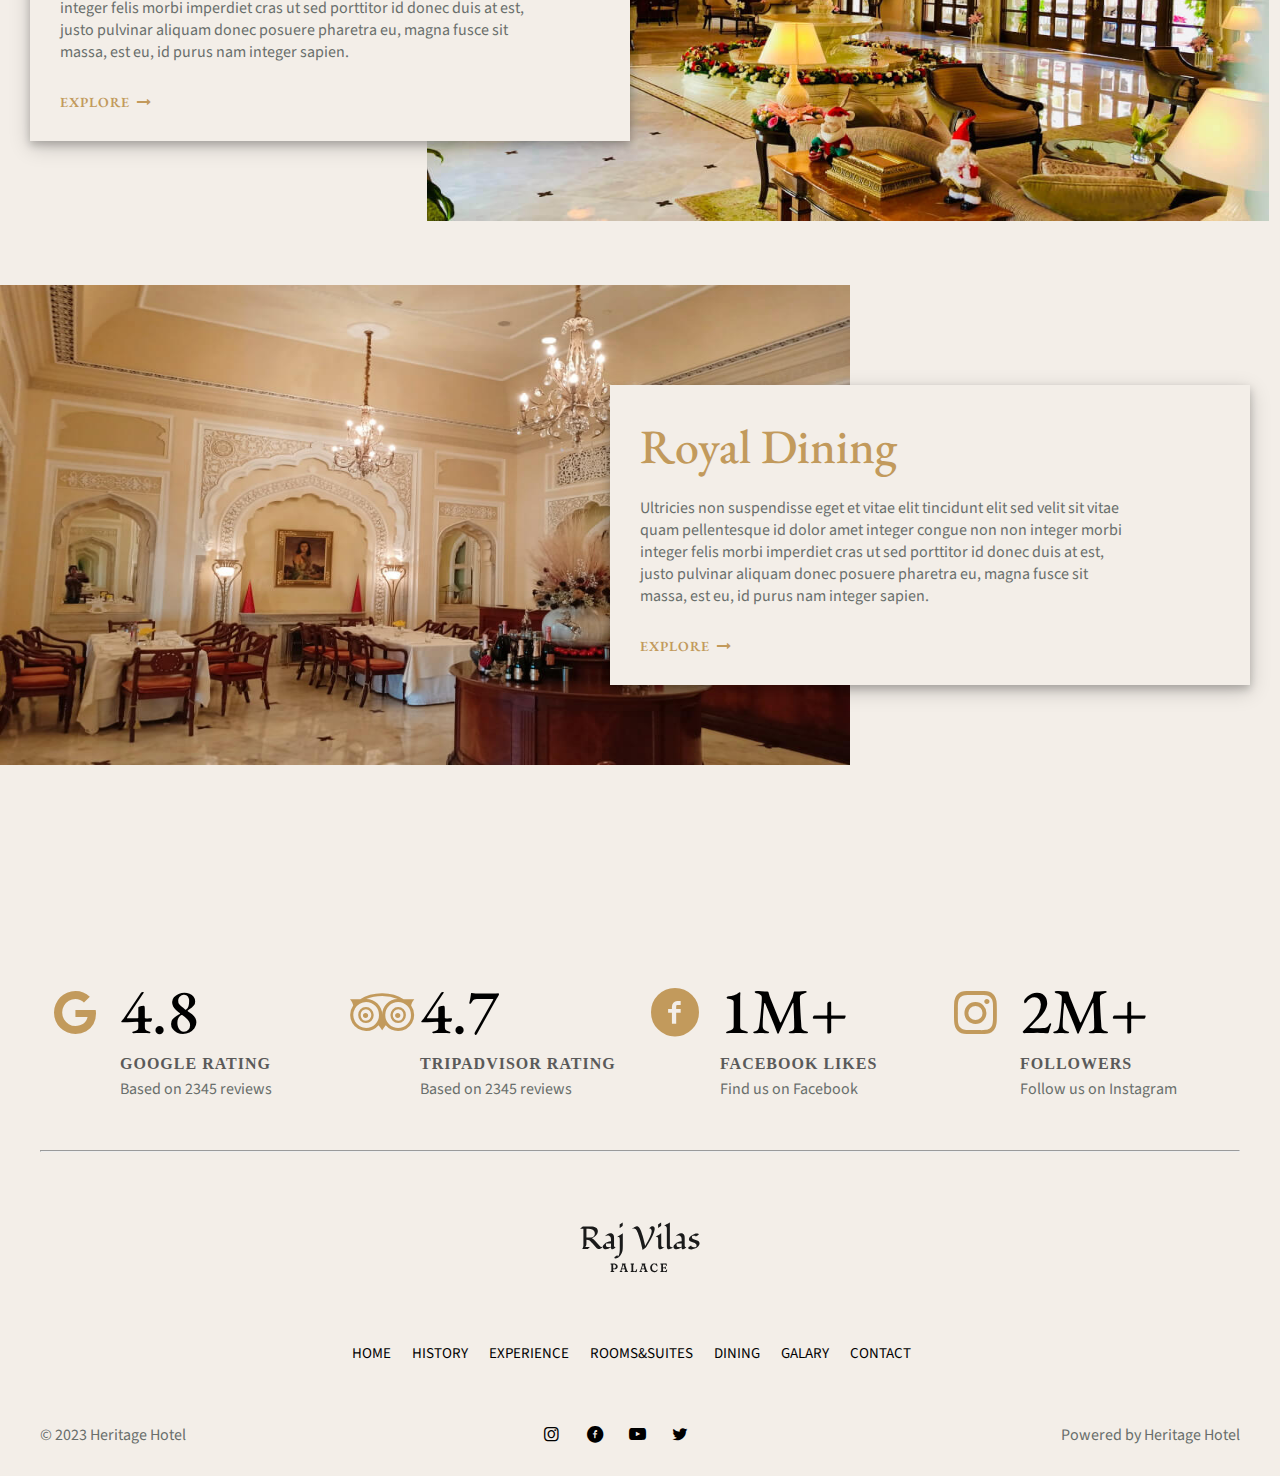
<file: Dining.html>
<!DOCTYPE html>
<html lang="en">

<head>
    <meta charset="UTF-8">
    <meta name="viewport" content="width=device-width, initial-scale=1.0">

    <title>Dining - Heritage Hotel</title>
    <link rel="preconnect" href="https://fonts.googleapis.com">
    <link rel="preconnect" href="https://fonts.gstatic.com" crossorigin>
    <link
        href="https://fonts.googleapis.com/css2?family=EB+Garamond:ital,wght@0,400;0,500;0,600;0,700;0,800;1,400;1,500;1,600;1,700;1,800&family=Source+Sans+3:ital,wght@0,200;0,300;0,400;0,500;0,600;0,700;0,800;0,900;1,200;1,300;1,400;1,500;1,600;1,700;1,800;1,900&display=swap"
        rel="stylesheet">
    <link rel="stylesheet" href="./css/style.css">

</head>

<body>


    <div class="history-header">
        <div class="container">
            <div class="top-main">
                <div class="icon">
                    <span class="icon-twitter"></span>
                    <span class="icon-facebook-circled"></span>
                    <span class="icon-instagram"></span>
                </div>
                <div class="logo">
                    <img src="img/site-logo.svg" alt="site-logo img">
                </div>
                <div class="button">
                    <button type="button" class="btn">Book Now</button>
                </div>
            </div>
            <div class="nav">
                <ul>
                    <li><a href="./index.html">Home</a></li>
                    <li><a href="./History.html">History</a></li>
                    <li><a href="./Experience.html">Experience</a></li>
                    <li><a href="./Room.html">Rooms&Suites</a></li>
                    <li><a href="./Dining.html" class="home">Dining</a></li>
                    <li><a href="./Gallary.html">Galary</a></li>
                    <li><a href="./Contact.html">Contact</a></li>
                </ul>
            </div>

            <div class="content">
                <h1>Dining</h1>
            </div>
        </div>
    </div>



    <div class="dining-gourmet">

        <h1>Gourmet Experiences</h1>
        <p>Phasellus vitae volutpat donec at felis mauris tincidunt elit vel eu aenean commodo, tincidunt elementum et
            dictum scelerisque tempus amet eget viverra lectus tristique suspendisse tortor feugiat eu lacinia sed
            elementum in iaculis sapien cursus odio massa gravida ut molestie sed vel senectus donec nunc nunc nec
            laoreet.</p>
        <img src="img/divider.svg" alt="divider img">
    </div>

    <div class="row">
        <div class="col-6">
            <div class="dining-squre">
                <img src="img/heritage-hotel-dining-experience-img-2.jpg"
                    alt="heritage-hotel-dining-experience-img-2 img">
            </div>
        </div>
        <div class="col-6">
            <div class="dining-squre-content">
                <h1>Square Terrace</h1>
                <p>Ultricies non suspendisse eget et vitae elit tincidunt elit sed velit sit vitae quam pellentesque id
                    dolor amet integer congue non non integer morbi integer felis morbi imperdiet cras ut sed porttitor
                    id donec duis at est, justo pulvinar aliquam donec posuere pharetra eu, magna fusce sit massa, est
                    eu, id purus nam integer sapien.</p>
                <a href="">EXPLORE <span class="icon-right"></span></a>
            </div>
        </div>

    </div>
    <div class="row">
        <div class="col-4">

            <div class="dining-squre-terrace">
                <h1>Dining Hall</h1>
                <p>Ultricies non suspendisse eget et vitae elit tincidunt elit sed velit sit vitae quam pellentesque
                    id dolor amet integer congue non non integer morbi integer felis morbi imperdiet cras ut sed
                    porttitor id donec duis at est, justo pulvinar aliquam donec posuere pharetra eu, magna fusce
                    sit massa, est eu, id purus nam integer sapien.</p>
                <a href="">EXPLORE <span class="icon-right"></span></a>
            </div>
        </div>
        <div class="col-8">
            <div class="dining-squre-terrace-img">
                <img src="img/heritage-hotel-dining-experience-img-3.jpg"
                    alt="heritage-hotel-dining-experience-img-3 img">
            </div>
        </div>
    </div>
  


    <div class="row">
        <div class="col-6">
            <div class="dining-squre   dining-squre-hotel-img">
                <img src="img/heritage-hotel-dining-experience-img-1.jpg"
                    alt="heritage-hotel-dining-experience-img-1 img">
            </div>
        </div>
        <div class="col-6">
            <div class="dining-squre-content">
                <h1>Royal Dining</h1>
                <p>Ultricies non suspendisse eget et vitae elit tincidunt elit sed velit sit vitae quam pellentesque id
                    dolor amet integer congue non non integer morbi integer felis morbi imperdiet cras ut sed porttitor
                    id donec duis at est, justo pulvinar aliquam donec posuere pharetra eu, magna fusce sit massa, est
                    eu, id purus nam integer sapien.</p>
                <a href="">EXPLORE <span class="icon-right"></span></a>
            </div>
        </div>

    </div>
  


    <div class="container">
        <div class="row">
            <div class="col-3">
                <div class="google-main">
                    <div class="icon">
                        <span class="icon-google"></span>
                    </div>
                    <div class="google-content">
                        <h1>4.8</h1>
                        <h5>GOOGLE RATING</h5>
                        <p>Based on 2345 reviews</p>
                    </div>
                </div>
            </div>
            <div class="col-3">

                <div class="google-main">
                    <div class="icon">
                        <span class="icon-tripadvisor"></span>
                    </div>
                    <div class="google-content">
                        <h1>4.7</h1>
                        <h5>TRIPADVISOR RATING</h5>
                        <p>Based on 2345 reviews</p>
                    </div>
                </div>
            </div>
            <div class="col-3">
                <div class="google-main">
                    <div class="icon">
                        <span class="icon-facebook-circled"></span>
                    </div>
                    <div class="google-content">
                        <h1>1M+</h1>
                        <h5>FACEBOOK LIKES</h5>
                        <p>Find us on Facebook</p>
                    </div>
                </div>
            </div>
            <div class="col-3">
                <div class="google-main">
                    <div class="icon">
                        <span class="icon-instagram"></span>
                    </div>
                    <div class="google-content">
                        <h1>2M+</h1>
                        <h5>FOLLOWERS</h5>
                        <p>Follow us on Instagram</p>
                    </div>
                </div>
            </div>
        </div>
        <hr>
    </div>

    <div class="container">
        <div class="footer">
            <img src="img/site-logo-black.svg" alt="site-logo-black img">

            <div class="nav">
                <ul>
                    <li><a href="" >Home</a></li>
                    <li><a href="">History</a></li>
                    <li><a href="">Experience</a></li>
                    <li><a href="">Rooms&Suites</a></li>
                    <li><a href="">Dining</a></li>
                    <li><a href="">Galary</a></li>
                    <li><a href="">Contact</a></li>
                </ul>
            </div>
        </div>

        <div class="footer-bottom-main">
            <div class="footer-bottom-left">
                <p>© 2023 Heritage Hotel</p>
            </div>
            <div class="footer-bottom-icon">
                <span class="icon-instagram"></span>
                <span class="icon-facebook-circled"></span>
                <span class="icon-youtube-play"></span>
                <span class="icon-twitter"></span>
            </div>
            <div class="footer-bottom-right">
                <p>Powered by Heritage Hotel</p>
            </div>
        </div>
    </div>






</body>

</html>
</file>
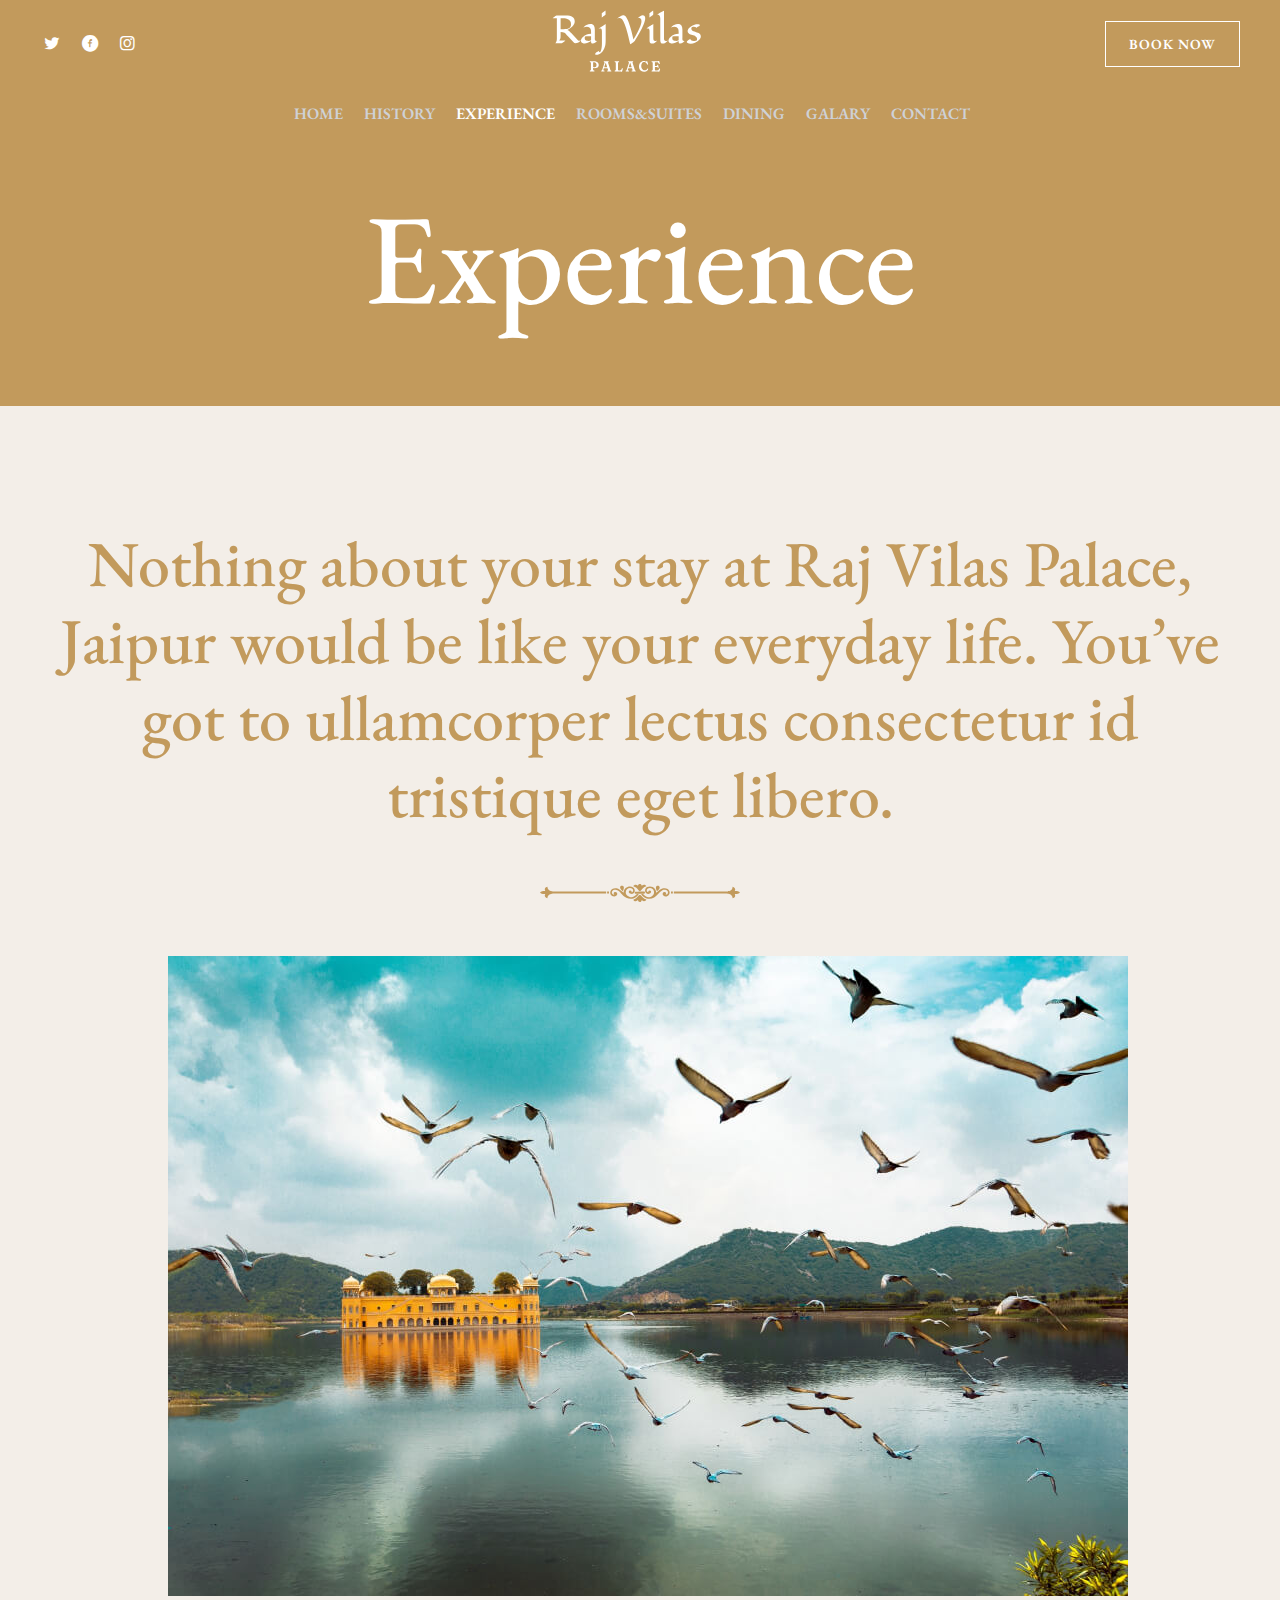
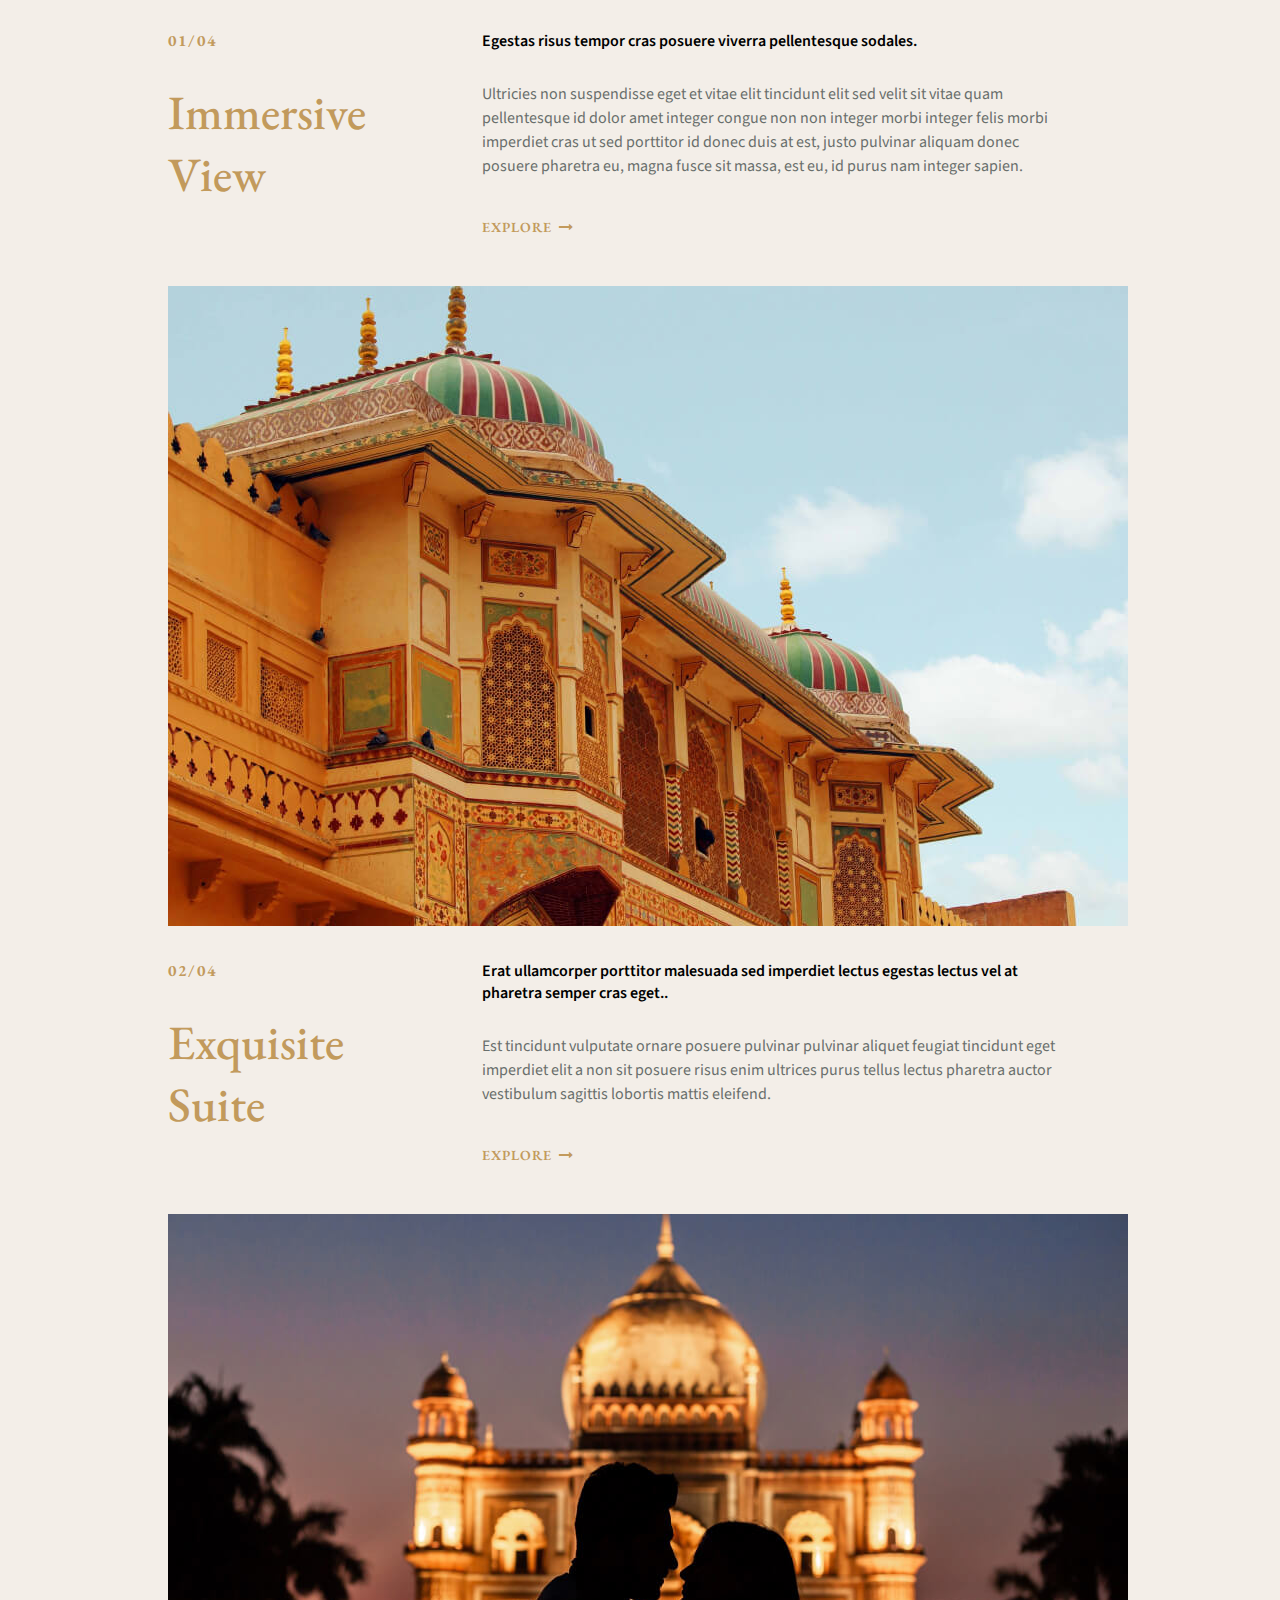
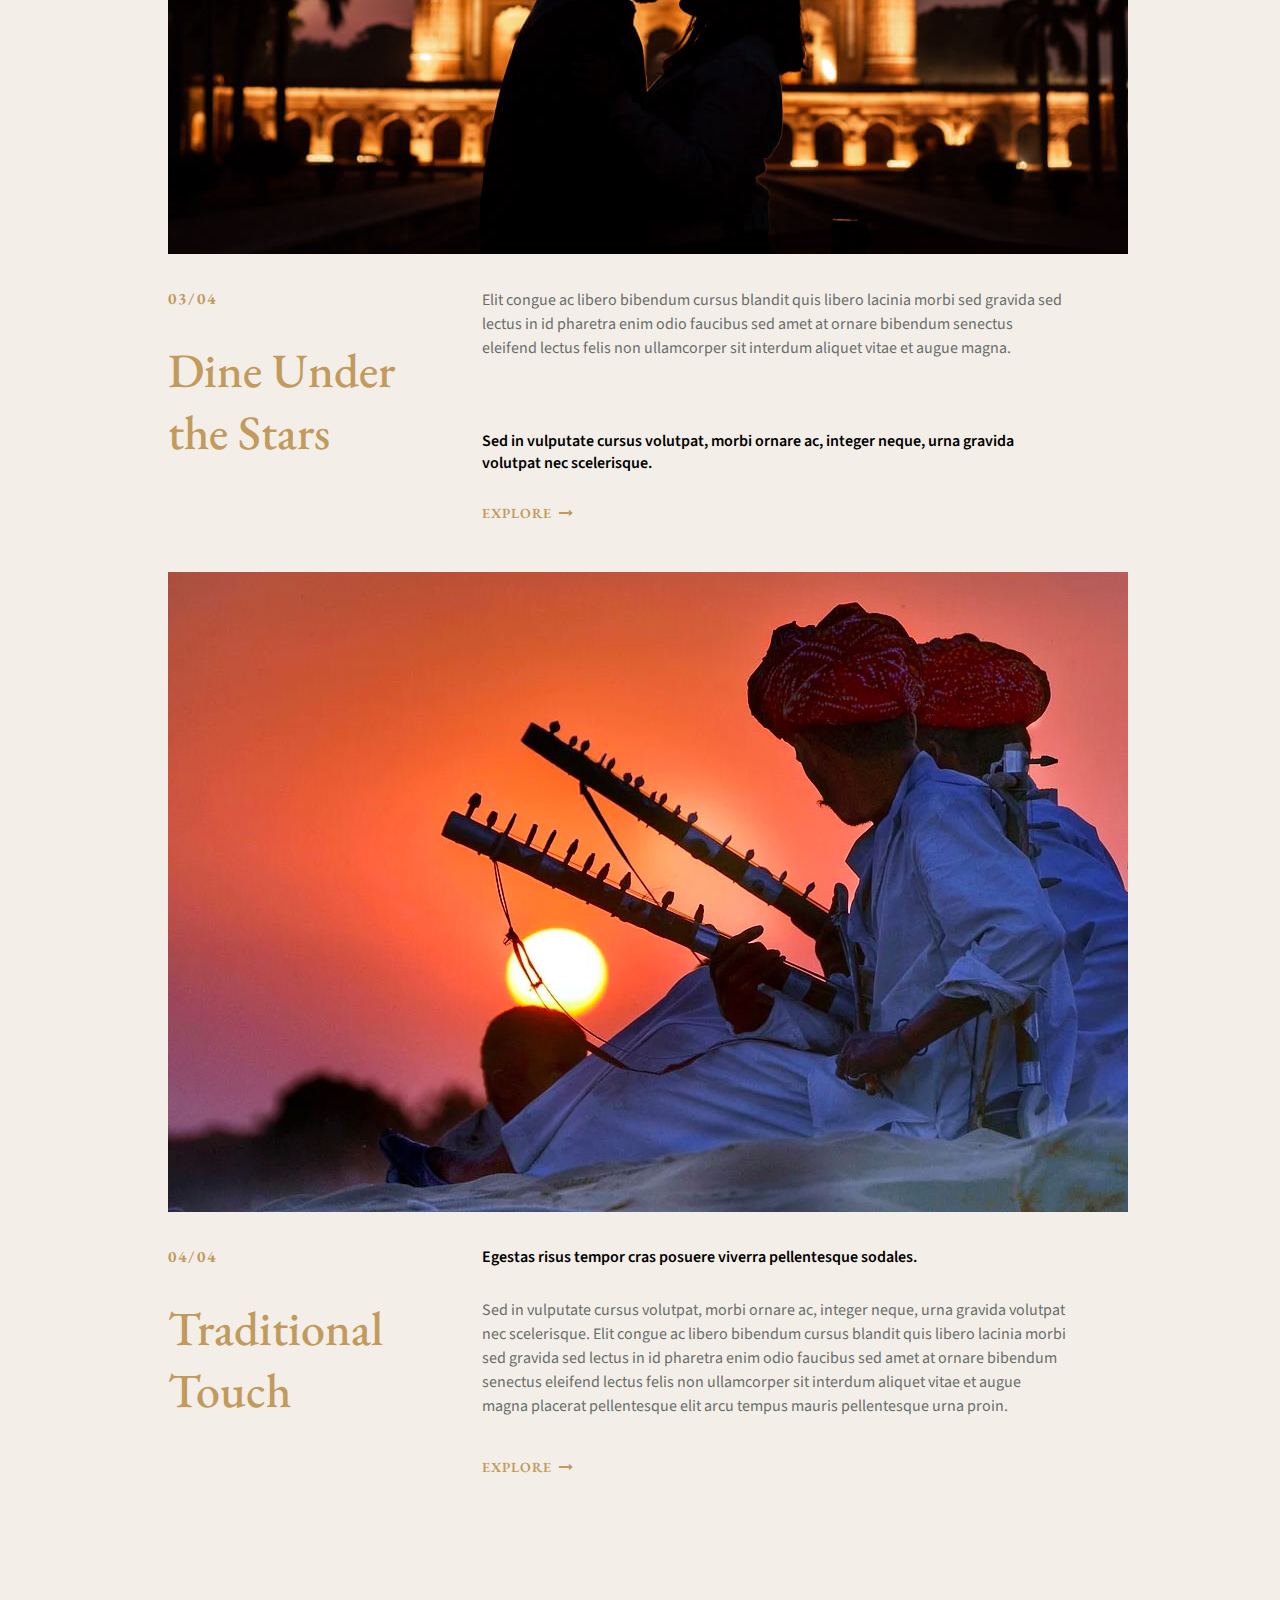
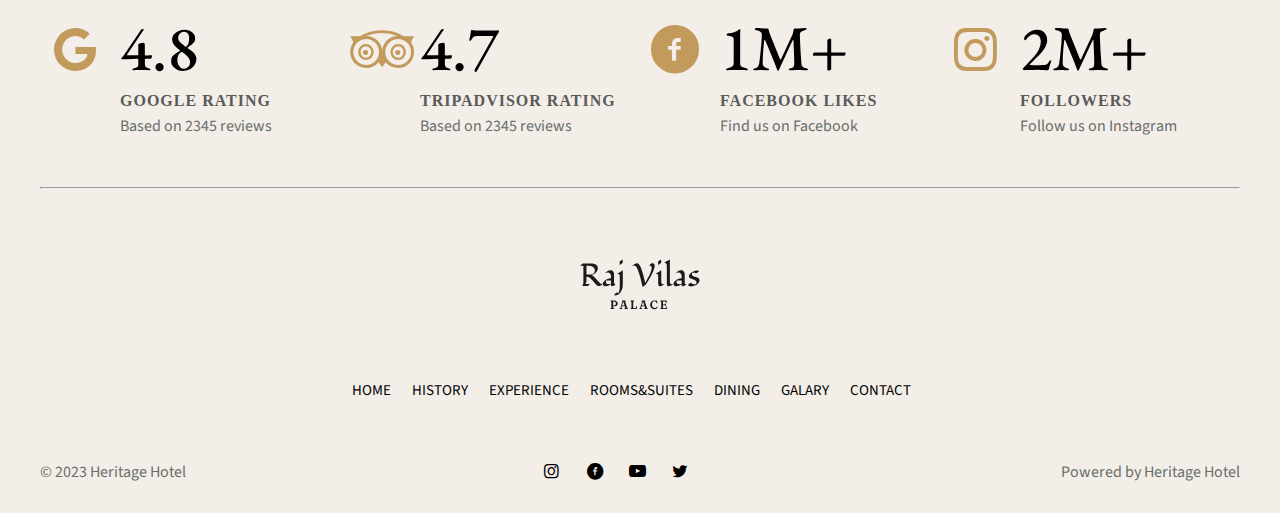
<file: Experience.html>
<!DOCTYPE html>
<html lang="en">
<head>
    <meta charset="UTF-8">
    <meta name="viewport" content="width=device-width, initial-scale=1.0">
    <title>Experience - Heritage Hotel</title>
    <link rel="preconnect" href="https://fonts.googleapis.com">
    <link rel="preconnect" href="https://fonts.gstatic.com" crossorigin>
    <link
        href="https://fonts.googleapis.com/css2?family=EB+Garamond:ital,wght@0,400;0,500;0,600;0,700;0,800;1,400;1,500;1,600;1,700;1,800&family=Source+Sans+3:ital,wght@0,200;0,300;0,400;0,500;0,600;0,700;0,800;0,900;1,200;1,300;1,400;1,500;1,600;1,700;1,800;1,900&display=swap"
        rel="stylesheet">
    <link rel="stylesheet" href="./css/style.css">

</head>
<body>


    <div class="history-header">
        <div class="container">
            <div class="top-main">
                <div class="icon">
                    <span class="icon-twitter"></span>
                    <span class="icon-facebook-circled"></span>
                    <span class="icon-instagram"></span>
                </div>
                <div class="logo">
                    <img src="img/site-logo.svg" alt="site-logo img">
                </div>
                <div class="button">
                    <button type="button" class="btn">Book Now</button>
                </div>
            </div>
            <div class="nav">
                <ul>
                    <li><a href="./index.html">Home</a></li>
                    <li><a href="./History.html" >History</a></li>
                    <li><a href="./Experience.html" class="home">Experience</a></li>
                    <li><a href="./Room.html">Rooms&Suites</a></li>
                    <li><a href="./Dining.html">Dining</a></li>
                    <li><a href="./Gallary.html">Galary</a></li>
                    <li><a href="./Contact.html">Contact</a></li>
                </ul>
            </div>

            <div class="content">
                <h1>Experience</h1>
            </div>
        </div>
    </div>

    <div class="container">
        <div class="exp-not">
            <h1>Nothing about your stay at Raj Vilas Palace, Jaipur would be like your everyday life. You’ve got to ullamcorper lectus consectetur id tristique eget libero.</h1>
            <img src="img/divider.svg" alt="">
        </div>
    </div>

    <div class="container3">
        <div class="exp-immersive">
            <img src="img/heritage-hotel-experience-img-1.jpg" alt="heritage-hotel-experience-img-1 img">
        </div>
        <div class="row">
            <div class="col-4">
                <div class="exp-immersive">
                <h6>01/04</h6>
                <h1>Immersive View</h1>
            </div>
            </div>
            <div class="col-8">
                <div class="exp-immersive">
                    <h5>Egestas risus tempor cras posuere viverra pellentesque sodales.</h5>
                    <p>Ultricies non suspendisse eget et vitae elit tincidunt elit sed velit sit vitae quam pellentesque id dolor amet integer congue non non integer morbi integer felis morbi imperdiet cras ut sed porttitor id donec duis at est, justo pulvinar aliquam donec posuere pharetra eu, magna fusce sit massa, est eu, id purus nam integer sapien.</p>
                    <a href="">explore <span class="icon-right"></span></a>
                </div>
            </div>
        </div>
    </div>


    <div class="container3">
        <div class="exp-immersive">
            <img src="img/heritage-hotel-experience-img-2.jpg" alt="heritage-hotel-experience-img-2 img">
        </div>
        <div class="row">
            <div class="col-4">
                <div class="exp-immersive">
                <h6>02/04</h6>
                <h1>Exquisite Suite</h1>
            </div>
            </div>
            <div class="col-8">
                <div class="exp-immersive">
                    <h5>Erat ullamcorper porttitor malesuada sed imperdiet lectus egestas lectus vel at pharetra semper cras eget..</h5>
                    <p>Est tincidunt vulputate ornare posuere pulvinar pulvinar aliquet feugiat tincidunt eget imperdiet elit a non sit posuere risus enim ultrices purus tellus lectus pharetra auctor vestibulum sagittis lobortis mattis eleifend.</p>
                    <a href="">explore <span class="icon-right"></span></a>
                </div>
            </div>
        </div>
    </div>

    <div class="container3">
        <div class="exp-immersive">
            <img src="img/heritage-hotel-experience-img-3.jpg" alt="heritage-hotel-experience-img-3 img">
        </div>
        <div class="row">
            <div class="col-4">
                <div class="exp-immersive">
                <h6>03/04</h6>
                <h1>Dine Under the Stars</h1>
            </div>
            </div>
            <div class="col-8">
                <div class="exp-immersive">
                    <p class="elite">Elit congue ac libero bibendum cursus blandit quis libero lacinia morbi sed gravida sed lectus in id pharetra enim odio faucibus sed amet at ornare bibendum senectus eleifend lectus felis non ullamcorper sit interdum aliquet vitae et augue magna.</p>
                    <h5>Sed in vulputate cursus volutpat, morbi ornare ac, integer neque, urna gravida volutpat nec scelerisque.</h5>
                    
                    <a href="">explore <span class="icon-right"></span></a>
                </div>
            </div>
        </div>
    </div>


    <div class="container3">
        <div class="exp-immersive">
            <img src="img/traditional-touch.jpg" alt="traditional-touch img">
        </div>
        <div class="row">
            <div class="col-4">
                <div class="exp-immersive">
                <h6>04/04</h6>
                <h1>Traditional Touch</h1>
            </div>
            </div>
            <div class="col-8">
                <div class="exp-immersive">
                    <h5>Egestas risus tempor cras posuere viverra pellentesque sodales.</h5>
                    <p >Sed in vulputate cursus volutpat, morbi ornare ac, integer neque, urna gravida volutpat nec scelerisque. Elit congue ac libero bibendum cursus blandit quis libero lacinia morbi sed gravida sed lectus in id pharetra enim odio faucibus sed amet at ornare bibendum senectus eleifend lectus felis non ullamcorper sit interdum aliquet vitae et augue magna placerat pellentesque elit arcu tempus mauris pellentesque urna proin.</p>
                   
                    <div class="exp-explore">
                    <a href="">explore <span class="icon-right"></span></a>
                   </div>
                </div>
            </div>
        </div>
    </div>


    <div class="container">
        <div class="row">
            <div class="col-3">
                <div class="google-main">
                    <div class="icon">
                        <span class="icon-google"></span>
                    </div>
                    <div class="google-content">
                        <h1>4.8</h1>
                        <h5>GOOGLE RATING</h5>
                        <p>Based on 2345 reviews</p>
                    </div>
                </div>
            </div>
            <div class="col-3">

                <div class="google-main">
                    <div class="icon">
                        <span class="icon-tripadvisor"></span>
                    </div>
                    <div class="google-content">
                        <h1>4.7</h1>
                        <h5>TRIPADVISOR RATING</h5>
                        <p>Based on 2345 reviews</p>
                    </div>
                </div>
            </div>
            <div class="col-3">
                <div class="google-main">
                    <div class="icon">
                        <span class="icon-facebook-circled"></span>
                    </div>
                    <div class="google-content">
                        <h1>1M+</h1>
                        <h5>FACEBOOK LIKES</h5>
                        <p>Find us on Facebook</p>
                    </div>
                </div>
            </div>
            <div class="col-3">
                <div class="google-main">
                    <div class="icon">
                        <span class="icon-instagram"></span>
                    </div>
                    <div class="google-content">
                        <h1>2M+</h1>
                        <h5>FOLLOWERS</h5>
                        <p>Follow us on Instagram</p>
                    </div>
                </div>
            </div>
        </div>
        <hr>
    </div>

    <div class="container">
        <div class="footer">
            <img src="img/site-logo-black.svg" alt="site-logo-black img">

            <div class="nav">
                <ul>
                    <li><a href="" >Home</a></li>
                    <li><a href="">History</a></li>
                    <li><a href="">Experience</a></li>
                    <li><a href="">Rooms&Suites</a></li>
                    <li><a href="">Dining</a></li>
                    <li><a href="">Galary</a></li>
                    <li><a href="">Contact</a></li>
                </ul>
            </div>
        </div>

        <div class="footer-bottom-main">
            <div class="footer-bottom-left">
                <p>© 2023 Heritage Hotel</p>
            </div>
            <div class="footer-bottom-icon">
                <span class="icon-instagram"></span>
                <span class="icon-facebook-circled"></span>
                <span class="icon-youtube-play"></span>
                <span class="icon-twitter"></span>
            </div>
            <div class="footer-bottom-right">
                <p>Powered by Heritage Hotel</p>
            </div>
        </div>
    </div>


    
</body>
</html>
</file>
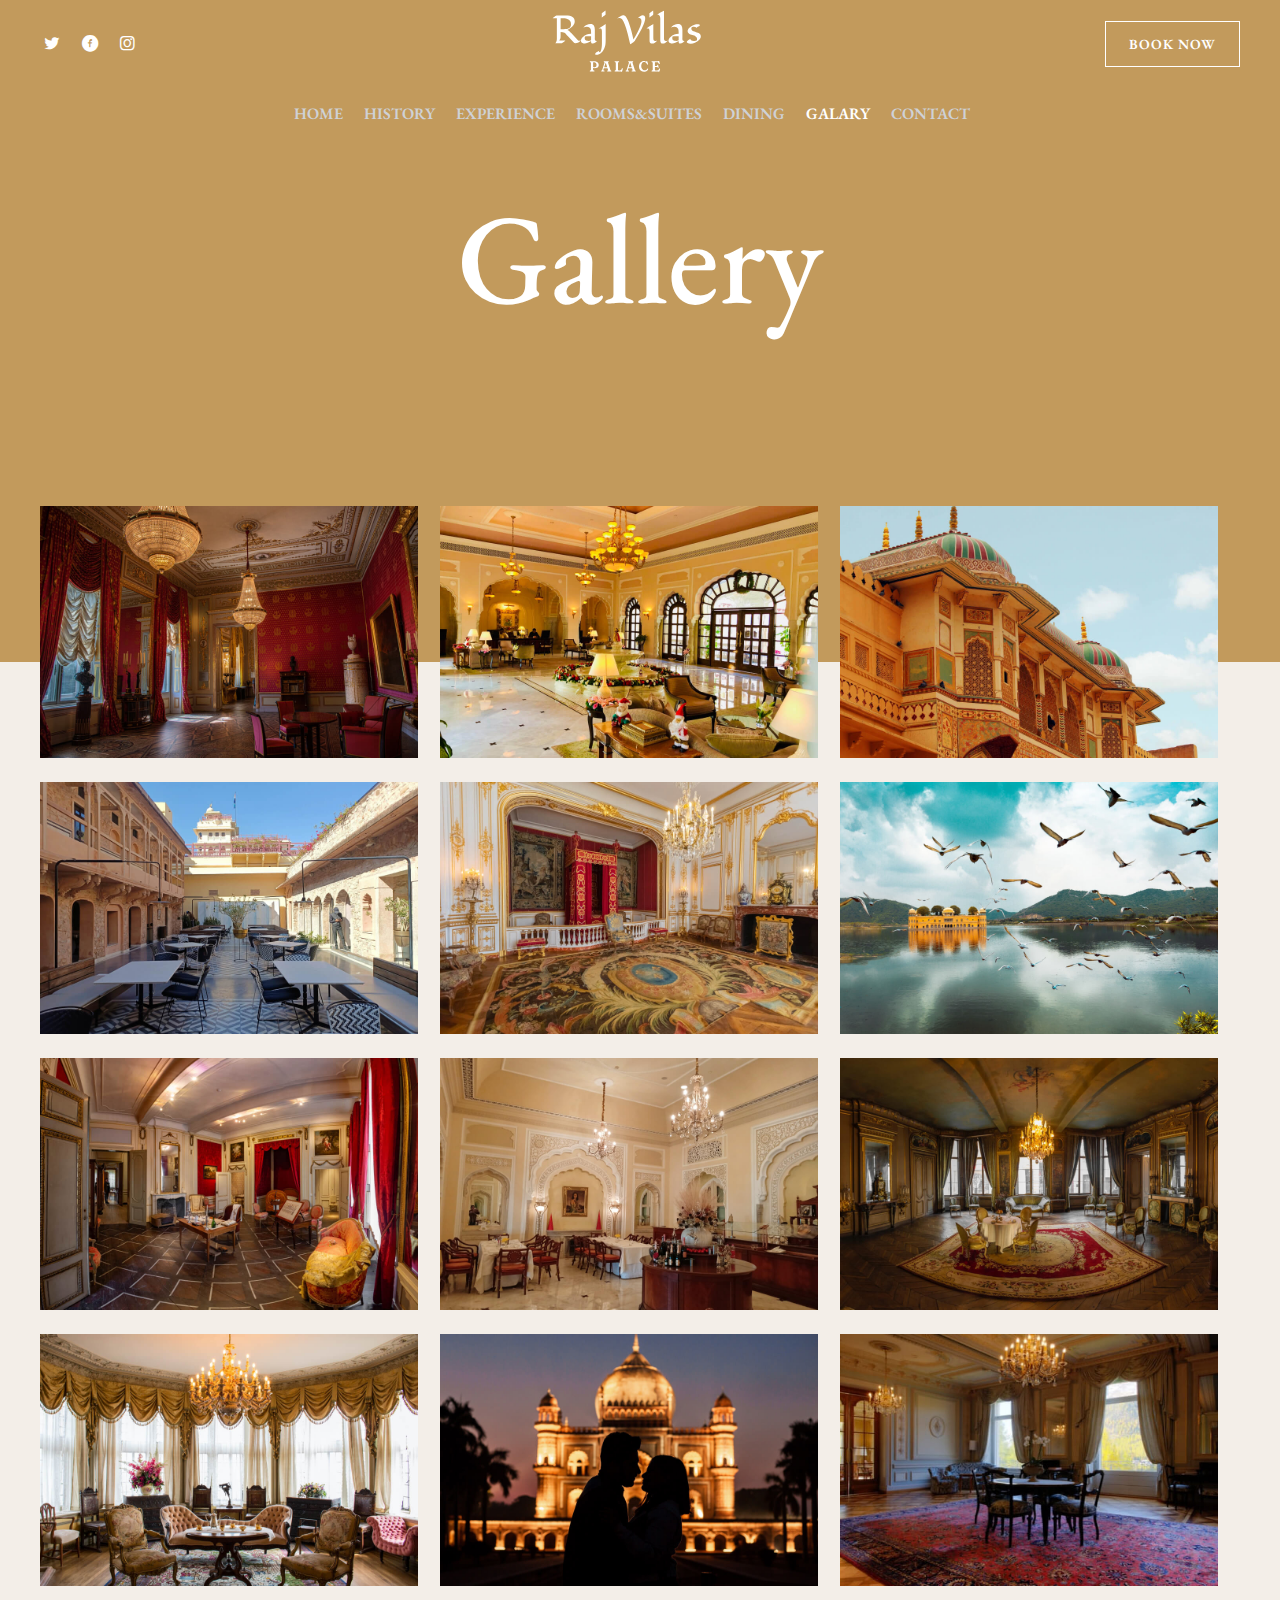
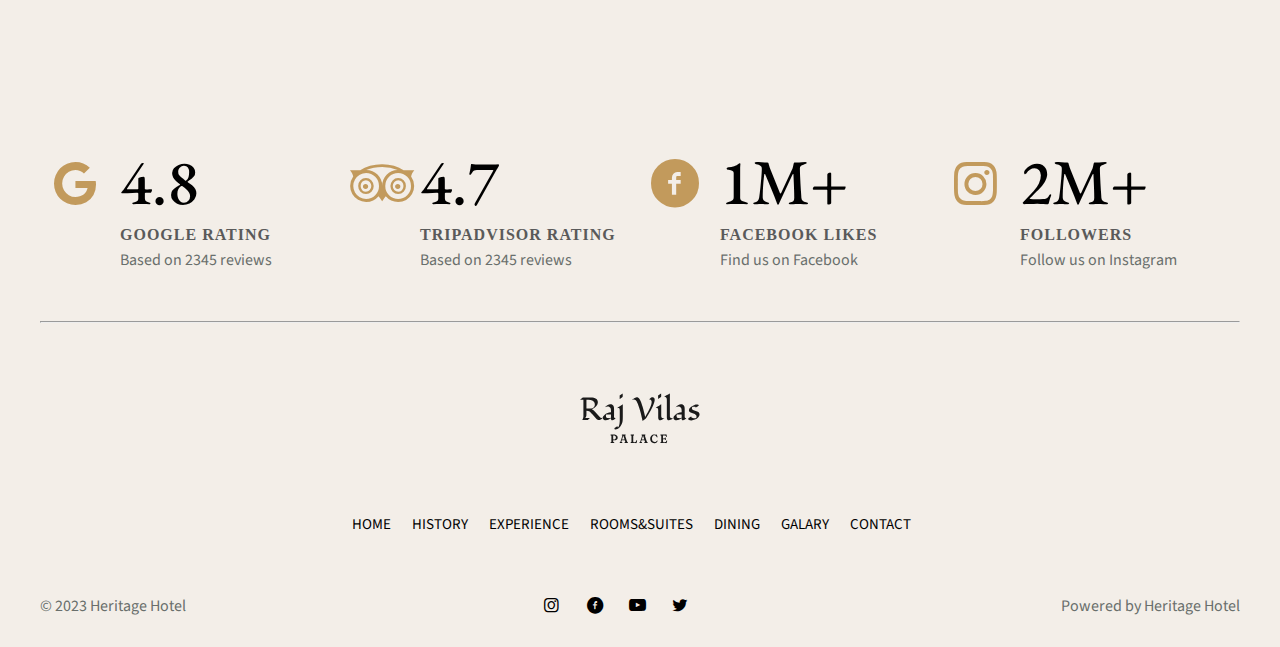
<file: Gallary.html>
<!DOCTYPE html>
<html lang="en">

<head>
    <meta charset="UTF-8">
    <meta name="viewport" content="width=device-width, initial-scale=1.0">
    <title>Gallary - Heritage Hotel</title>
    <link rel="preconnect" href="https://fonts.googleapis.com">
    <link rel="preconnect" href="https://fonts.gstatic.com" crossorigin>
    <link
        href="https://fonts.googleapis.com/css2?family=EB+Garamond:ital,wght@0,400;0,500;0,600;0,700;0,800;1,400;1,500;1,600;1,700;1,800&family=Source+Sans+3:ital,wght@0,200;0,300;0,400;0,500;0,600;0,700;0,800;0,900;1,200;1,300;1,400;1,500;1,600;1,700;1,800;1,900&display=swap"
        rel="stylesheet">
    <link rel="stylesheet" href="./css/style.css">

</head>

<body>


    <div class="history-header">
        <div class="container">
            <div class="top-main">
                <div class="icon">
                    <span class="icon-twitter"></span>
                    <span class="icon-facebook-circled"></span>
                    <span class="icon-instagram"></span>
                </div>
                <div class="logo">
                    <img src="img/site-logo.svg" alt="site-logo img">
                </div>
                <div class="button">
                    <button type="button" class="btn">Book Now</button>
                </div>
            </div>
            <div class="nav">
                <ul>
                    <li><a href="./index.html">Home</a></li>
                    <li><a href="./History.html">History</a></li>
                    <li><a href="./Experience.html">Experience</a></li>
                    <li><a href="./Room.html">Rooms&Suites</a></li>
                    <li><a href="./Dining.html" >Dining</a></li>
                    <li><a href="./Gallary.html" class="home">Galary</a></li>
                    <li><a href="./Contact.html">Contact</a></li>
                </ul>
            </div>

            <div class="content">
                <h1>Gallery</h1>
            </div>

            <div class="row">
                <div class="col-4">
                    <div class="gallary-header-img">
                        <img src="img/heritage-hotel-rooms-and-suites-interior-img-2.jpg"
                            alt="heritage-hotel-rooms-and-suites-interior-img-2 img">
                    </div>
                </div>
                <div class="col-4">
                    <div class="gallary-header-img">
                        <img src="img/heritage-hotel-dining-experience-img-3.jpg"
                            alt="heritage-hotel-dining-experience-img-3 img">
                    </div>

                </div>
                <div class="col-4">
                    <div class="gallary-header-img">
                        <img src="img/heritage-hotel-experience-img-2.jpg" alt="heritage-hotel-experience-img-2 img">
                    </div>

                </div>
            </div>
        </div>
    </div>


    <div class="container">
        <div class="row">
            <div class="col-4">
                <div class="gallary-img">
                    <img src="img/heritage-hotel-dining-experience-img-2.jpg"
                        alt="heritage-hotel-dining-experience-img-2 img">
                </div>
            </div>
            <div class="col-4">
                <div class="gallary-img">
                    <img src="img/heritage-hotel-rooms-and-suites-interior-img-6.jpg"
                        alt="heritage-hotel-dining-experience-img-2 img">
                </div>
            </div>
            <div class="col-4">
                <div class="gallary-img">
                    <img src="img/heritage-hotel-experience-img-1.jpg" alt="heritage-hotel-experience-img-1  img">
                </div>
            </div>
        </div>

       <div class="row">
        <div class="col-4">
            <div class="gallary-middle-img">
                <img src="img/heritage-hotel-rooms-and-suites-interior-img-5.jpg" alt="heritage-hotel-rooms-and-suites-interior-img-5 img">
            </div>
        </div>
        <div class="col-4">
            <div class="gallary-middle-img">
                <img src="img/heritage-hotel-dining-experience-img-1.jpg" alt="heritage-hotel-dining-experience-img-1 img">
            </div>
        </div>
        <div class="col-4">
            <div class="gallary-middle-img">
                <img src="img/heritage-hotel-rooms-and-suites-interior-img-4.jpg" alt="heritage-hotel-rooms-and-suites-interior-img-4   img">
            </div>
        </div>
       </div>


       <div class="row">
        <div class="col-4">
            <div class="gallary-middle-img">
                <img src="img/heritage-hotel-rooms-and-suites-interior-img-3.jpg" alt="heritage-hotel-rooms-and-suites-interior-img-3 img">
            </div>
        </div>
        <div class="col-4">
            <div class="gallary-middle-img">
                <img src="img/heritage-hotel-experience-img-3.jpg" alt="heritage-hotel-experience-img-3  img">
            </div>
        </div>
        <div class="col-4">
            <div class="gallary-middle-img  gallary-bottom-img">
                <img src="img/heritage-hotel-room-suite-img-2.jpg" alt="heritage-hotel-room-suite-img-2    img">
            </div>
        </div>
       </div>
 
    </div>


    <div class="container">
        <div class="row">
            <div class="col-3">
                <div class="google-main">
                    <div class="icon">
                        <span class="icon-google"></span>
                    </div>
                    <div class="google-content">
                        <h1>4.8</h1>
                        <h5>GOOGLE RATING</h5>
                        <p>Based on 2345 reviews</p>
                    </div>
                </div>
            </div>
            <div class="col-3">

                <div class="google-main">
                    <div class="icon">
                        <span class="icon-tripadvisor"></span>
                    </div>
                    <div class="google-content">
                        <h1>4.7</h1>
                        <h5>TRIPADVISOR RATING</h5>
                        <p>Based on 2345 reviews</p>
                    </div>
                </div>
            </div>
            <div class="col-3">
                <div class="google-main">
                    <div class="icon">
                        <span class="icon-facebook-circled"></span>
                    </div>
                    <div class="google-content">
                        <h1>1M+</h1>
                        <h5>FACEBOOK LIKES</h5>
                        <p>Find us on Facebook</p>
                    </div>
                </div>
            </div>
            <div class="col-3">
                <div class="google-main">
                    <div class="icon">
                        <span class="icon-instagram"></span>
                    </div>
                    <div class="google-content">
                        <h1>2M+</h1>
                        <h5>FOLLOWERS</h5>
                        <p>Follow us on Instagram</p>
                    </div>
                </div>
            </div>
        </div>
        <hr>
    </div>

    <div class="container">
        <div class="footer">
            <img src="img/site-logo-black.svg" alt="site-logo-black img">

            <div class="nav">
                <ul>
                    <li><a href="" >Home</a></li>
                    <li><a href="">History</a></li>
                    <li><a href="">Experience</a></li>
                    <li><a href="">Rooms&Suites</a></li>
                    <li><a href="">Dining</a></li>
                    <li><a href="">Galary</a></li>
                    <li><a href="">Contact</a></li>
                </ul>
            </div>
        </div>

        <div class="footer-bottom-main">
            <div class="footer-bottom-left">
                <p>© 2023 Heritage Hotel</p>
            </div>
            <div class="footer-bottom-icon">
                <span class="icon-instagram"></span>
                <span class="icon-facebook-circled"></span>
                <span class="icon-youtube-play"></span>
                <span class="icon-twitter"></span>
            </div>
            <div class="footer-bottom-right">
                <p>Powered by Heritage Hotel</p>
            </div>
        </div>
    </div>





</body>

</html>
</file>
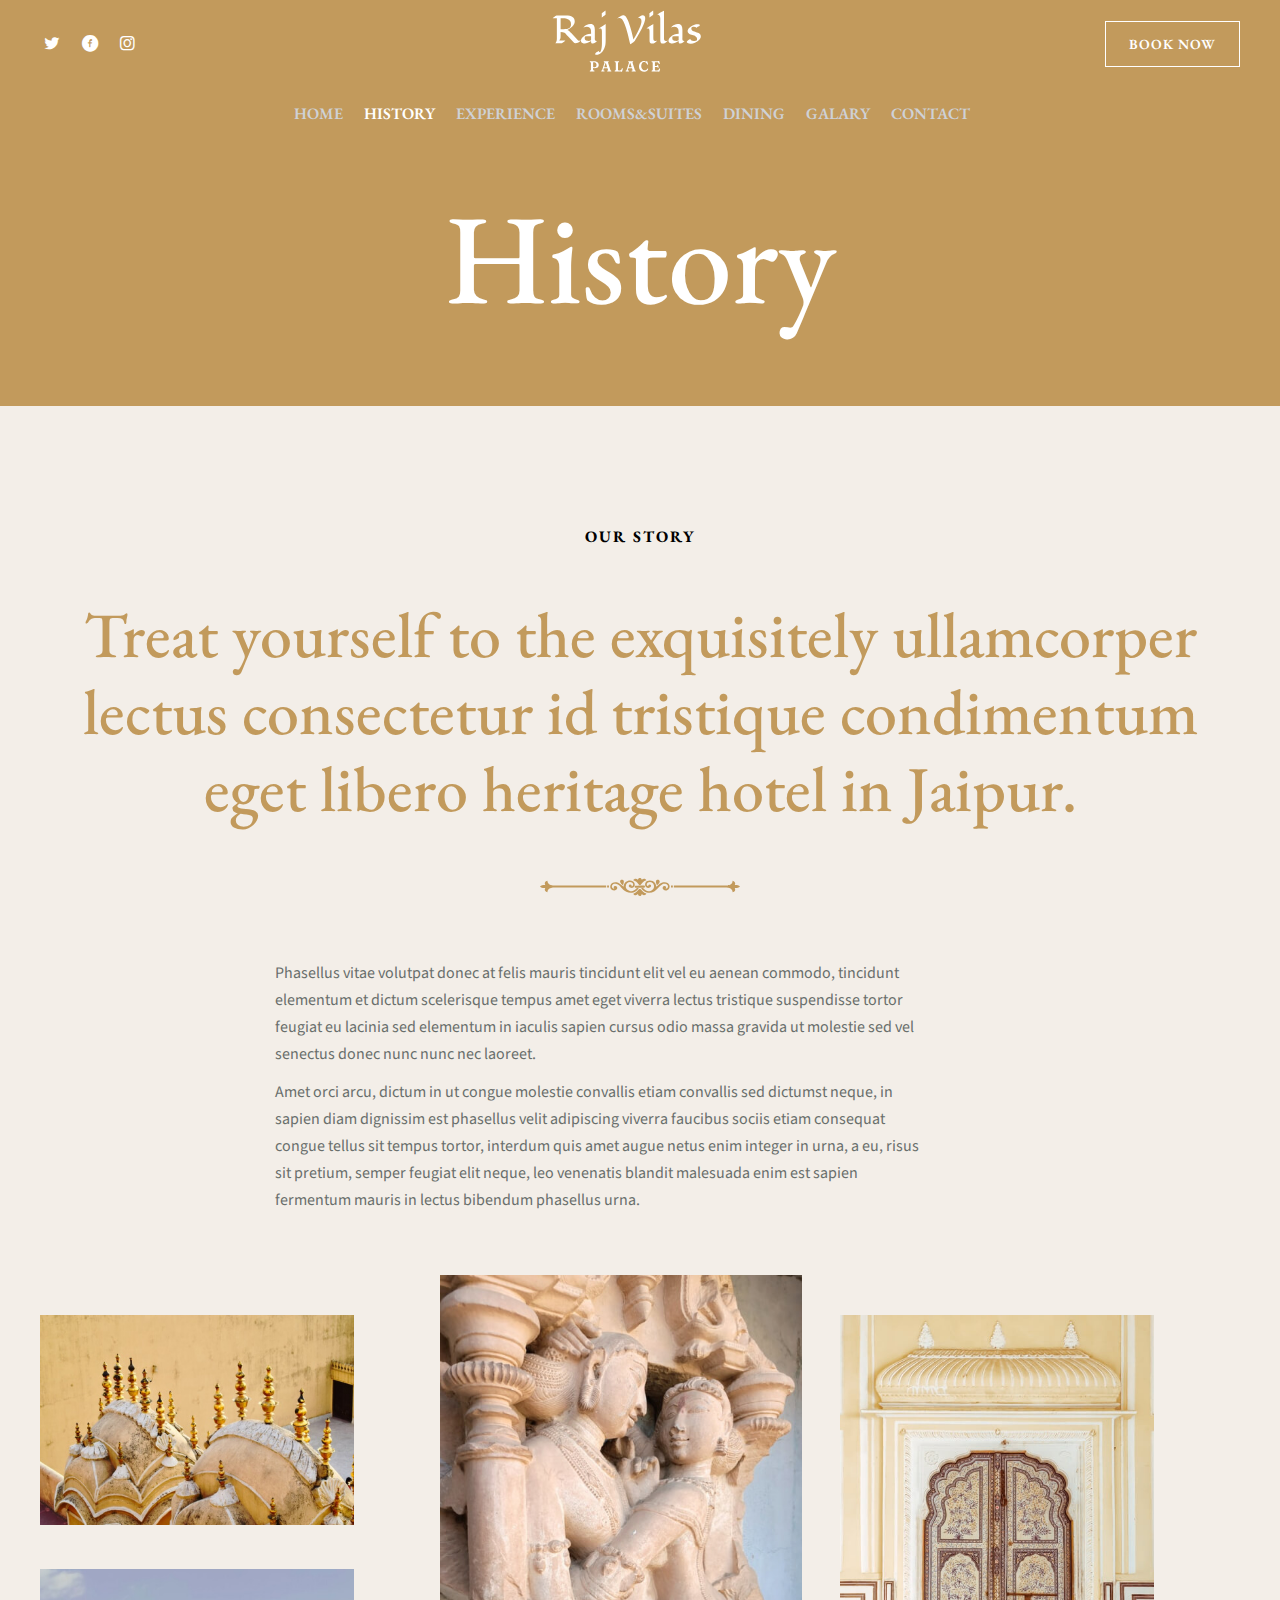
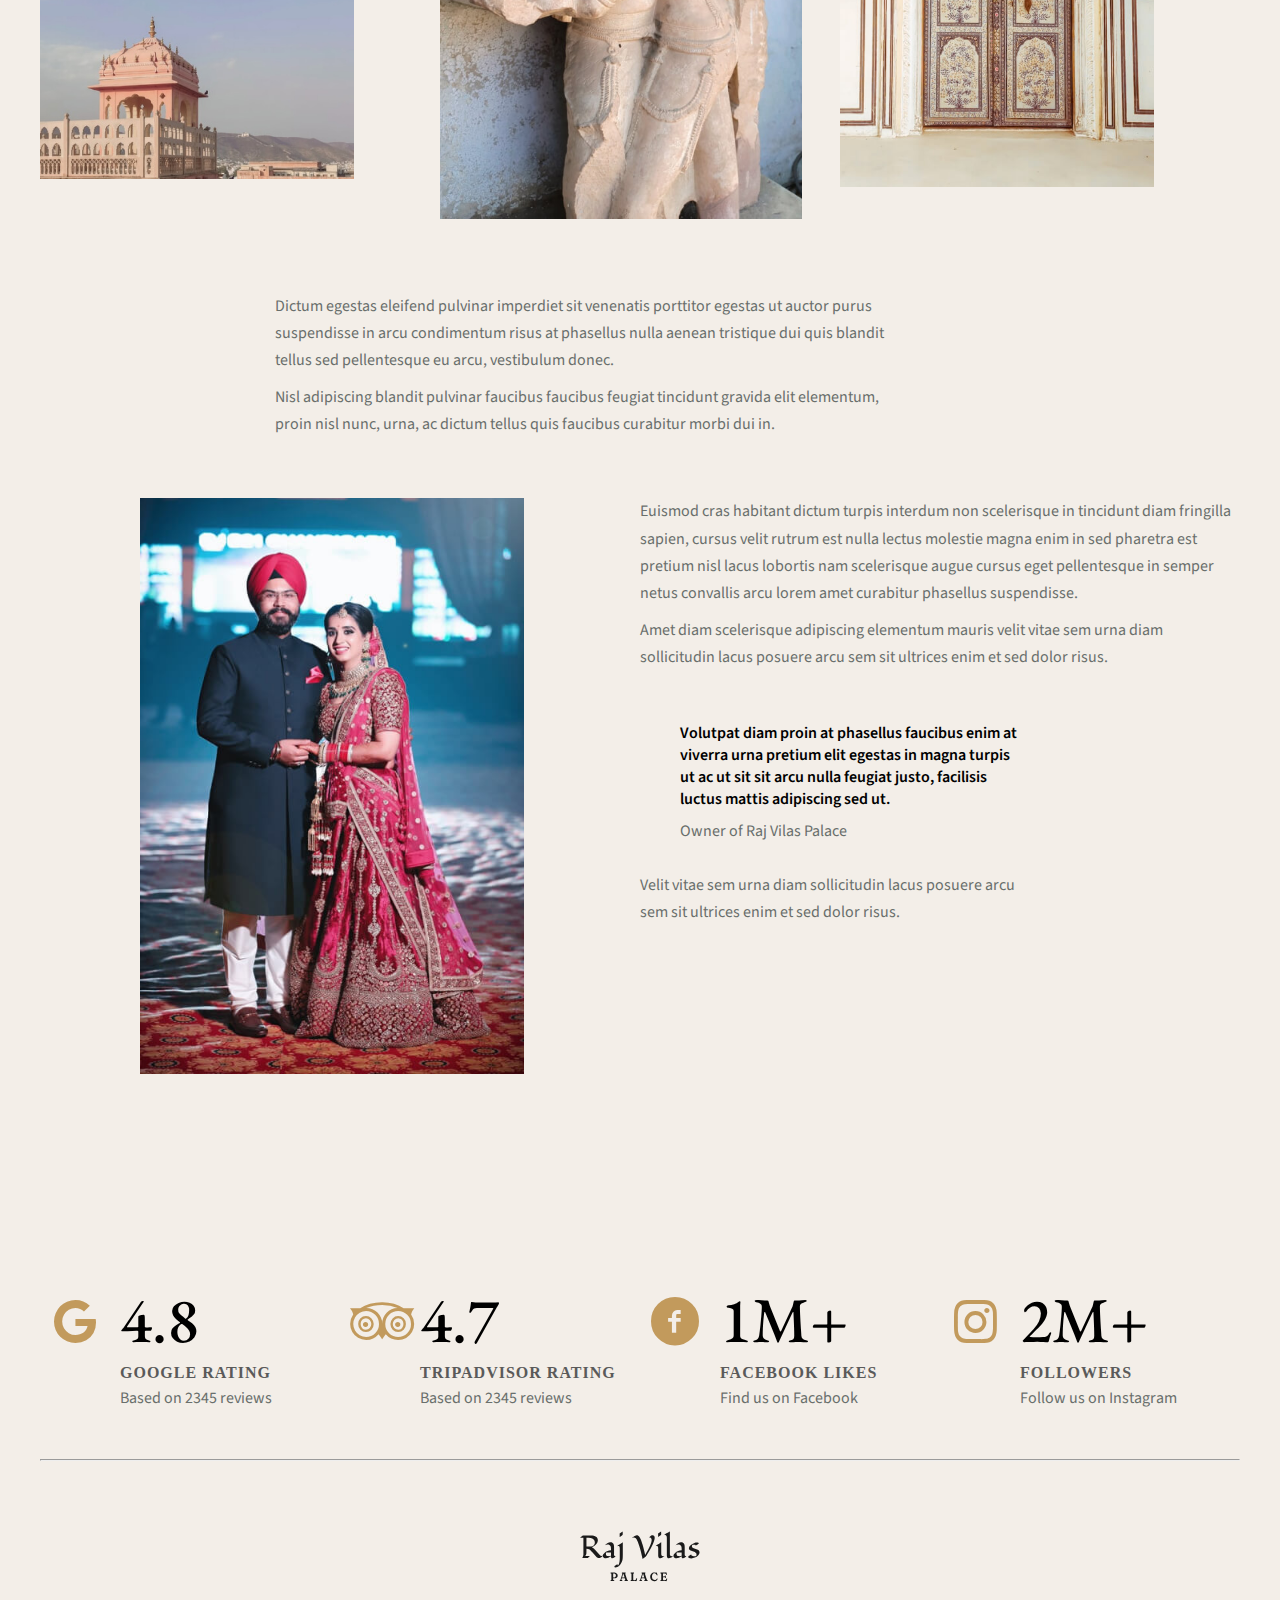
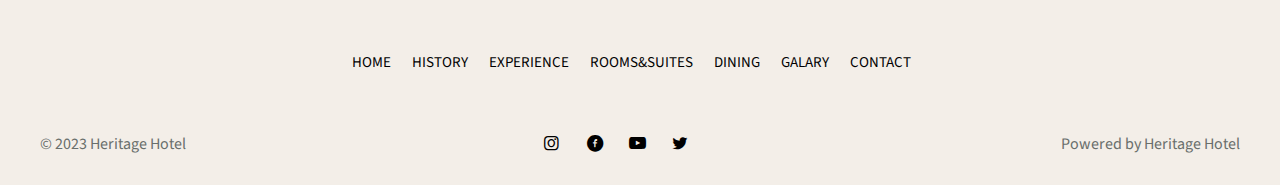
<file: History.html>
<!DOCTYPE html>
<html lang="en">

<head>
    <meta charset="UTF-8">
    <meta name="viewport" content="width=device-width, initial-scale=1.0">
    <title>History - Heritage Hotel</title>
    <link rel="preconnect" href="https://fonts.googleapis.com">
    <link rel="preconnect" href="https://fonts.gstatic.com" crossorigin>
    <link
        href="https://fonts.googleapis.com/css2?family=EB+Garamond:ital,wght@0,400;0,500;0,600;0,700;0,800;1,400;1,500;1,600;1,700;1,800&family=Source+Sans+3:ital,wght@0,200;0,300;0,400;0,500;0,600;0,700;0,800;0,900;1,200;1,300;1,400;1,500;1,600;1,700;1,800;1,900&display=swap"
        rel="stylesheet">
    <link rel="stylesheet" href="./css/style.css">

</head>

<body>

    <div class="history-header">
        <div class="container">
            <div class="top-main">
                <div class="icon">
                    <span class="icon-twitter"></span>
                    <span class="icon-facebook-circled"></span>
                    <span class="icon-instagram"></span>
                </div>
                <div class="logo">
                    <img src="img/site-logo.svg" alt="site-logo img">
                </div>
                <div class="button">
                    <button type="button" class="btn">Book Now</button>
                </div>
            </div>
            <div class="nav">
                <ul>
                    <li><a href="./index.html">Home</a></li>
                    <li><a href="./History.html" class="home">History</a></li>
                    <li><a href="./Experience.html">Experience</a></li>
                    <li><a href="./Room.html">Rooms&Suites</a></li>
                    <li><a href="./Dining.html">Dining</a></li>
                    <li><a href="./Gallary.html">Galary</a></li>
                    <li><a href="./Contact.html">Contact</a></li>
                </ul>
            </div>

            <div class="content">
                <h1>History</h1>
            </div>
        </div>
    </div>

    <div class="container">
        <div class="history-our">
            <h5>OUR STORY</h5>
            <h1>Treat yourself to the exquisitely ullamcorper lectus consectetur id tristique condimentum eget libero
                heritage hotel in Jaipur.</h1>
            <img src="img/divider.svg" alt="">
        </div>
    </div>

    <div class="container2">

        <div class="phasellus">
            <p>Phasellus vitae volutpat donec at felis mauris tincidunt elit vel eu aenean commodo, tincidunt elementum
                et dictum scelerisque tempus amet eget viverra lectus tristique suspendisse tortor feugiat eu lacinia
                sed elementum in iaculis sapien cursus odio massa gravida ut molestie sed vel senectus donec nunc nunc
                nec laoreet.</p>
            <p class="amet">Amet orci arcu, dictum in ut congue molestie convallis etiam convallis sed dictumst neque, in sapien diam
                dignissim est phasellus velit adipiscing viverra faucibus sociis etiam consequat congue tellus sit
                tempus tortor, interdum quis amet augue netus enim integer in urna, a eu, risus sit pretium, semper
                feugiat elit neque, leo venenatis blandit malesuada enim est sapien fermentum mauris in lectus bibendum
                phasellus urna.</p>
        </div>
    </div>

    <div class="container">
        <div class="row">
            <div class="col-4">
                <div class="history-img">
                    <img src="img/heritage-hotel-about-story-img-2.jpg" alt="heritage-hotel-about-story-img-2 img">
                    <img src="img/heritage-hotel-about-story-img-3.jpg" alt="heritage-hotel-about-story-img-3 img">
                </div>
            </div>
            <div class="col-4">
                <div class="history-man-img">
                    <img src="img/heritage-hotel-about-story-img-01.jpg" alt="heritage-hotel-about-story-img-01 img">
                </div>
            </div>
            <div class="col-4">
                <div class="history-door-img">
                    <img src="img/heritage-hotel-about-story-img-4.jpg" alt="heritage-hotel-about-story-img-4 img">
                </div>
            </div>
        </div>
    </div>

    <div class="container2">
        <div class="dictum">
            <p>Dictum egestas eleifend pulvinar imperdiet sit venenatis porttitor egestas ut auctor purus suspendisse in arcu condimentum risus at phasellus nulla aenean tristique dui quis blandit tellus sed pellentesque eu arcu, vestibulum donec.</p>
            <p>Nisl adipiscing blandit pulvinar faucibus faucibus feugiat tincidunt gravida elit elementum, proin nisl nunc, urna, ac dictum tellus quis faucibus curabitur morbi dui in.</p>
        </div>
    </div>

    <div class="container">
        <div class="row">
            <div class="col-6">
                <div class="histoty-euismod">
               <img src="img/heritage-hotel-about-owner-img.jpg" alt="heritage-hotel-about-owner-img img">
                </div>
            </div>
            <div class="col-6">
                <div class="history-euismod">
                    <P class="cras">Euismod cras habitant dictum turpis interdum non scelerisque in tincidunt diam fringilla sapien, cursus velit rutrum est nulla lectus molestie magna enim in sed pharetra est pretium nisl lacus lobortis nam scelerisque augue cursus eget pellentesque in semper netus convallis arcu lorem amet curabitur phasellus suspendisse.</P>
                    <p>Amet diam scelerisque adipiscing elementum mauris velit vitae sem urna diam sollicitudin lacus posuere arcu sem sit ultrices enim et sed dolor risus.</p>
                </div>
                   
                <div class="volutpat-content">
                    <h5>Volutpat diam proin at phasellus faucibus enim at viverra urna pretium elit egestas in magna turpis ut ac ut sit sit arcu nulla feugiat justo, facilisis luctus mattis adipiscing sed ut.</h5>
                    <h6>Owner of Raj Vilas Palace</h6>
                    <p>Velit vitae sem urna diam sollicitudin lacus posuere arcu sem sit ultrices enim et sed dolor risus.</p>
                </div>
            </div>
        </div>
    </div>

    <div class="container">
        <div class="row">
            <div class="col-3">
                <div class="google-main">
                    <div class="icon">
                        <span class="icon-google"></span>
                    </div>
                    <div class="google-content">
                        <h1>4.8</h1>
                        <h5>GOOGLE RATING</h5>
                        <p>Based on 2345 reviews</p>
                    </div>
                </div>
            </div>
            <div class="col-3">

                <div class="google-main">
                    <div class="icon">
                        <span class="icon-tripadvisor"></span>
                    </div>
                    <div class="google-content">
                        <h1>4.7</h1>
                        <h5>TRIPADVISOR RATING</h5>
                        <p>Based on 2345 reviews</p>
                    </div>
                </div>
            </div>
            <div class="col-3">
                <div class="google-main">
                    <div class="icon">
                        <span class="icon-facebook-circled"></span>
                    </div>
                    <div class="google-content">
                        <h1>1M+</h1>
                        <h5>FACEBOOK LIKES</h5>
                        <p>Find us on Facebook</p>
                    </div>
                </div>
            </div>
            <div class="col-3">
                <div class="google-main">
                    <div class="icon">
                        <span class="icon-instagram"></span>
                    </div>
                    <div class="google-content">
                        <h1>2M+</h1>
                        <h5>FOLLOWERS</h5>
                        <p>Follow us on Instagram</p>
                    </div>
                </div>
            </div>
        </div>
        <hr>
    </div>

    <div class="container">
        <div class="footer">
            <img src="img/site-logo-black.svg" alt="site-logo-black img">

            <div class="nav">
                <ul>
                    <li><a href="" >Home</a></li>
                    <li><a href="">History</a></li>
                    <li><a href="">Experience</a></li>
                    <li><a href="">Rooms&Suites</a></li>
                    <li><a href="">Dining</a></li>
                    <li><a href="">Galary</a></li>
                    <li><a href="">Contact</a></li>
                </ul>
            </div>
        </div>

        <div class="footer-bottom-main">
            <div class="footer-bottom-left">
                <p>© 2023 Heritage Hotel</p>
            </div>
            <div class="footer-bottom-icon">
                <span class="icon-instagram"></span>
                <span class="icon-facebook-circled"></span>
                <span class="icon-youtube-play"></span>
                <span class="icon-twitter"></span>
            </div>
            <div class="footer-bottom-right">
                <p>Powered by Heritage Hotel</p>
            </div>
        </div>
    </div>


</body>

</html>
</file>
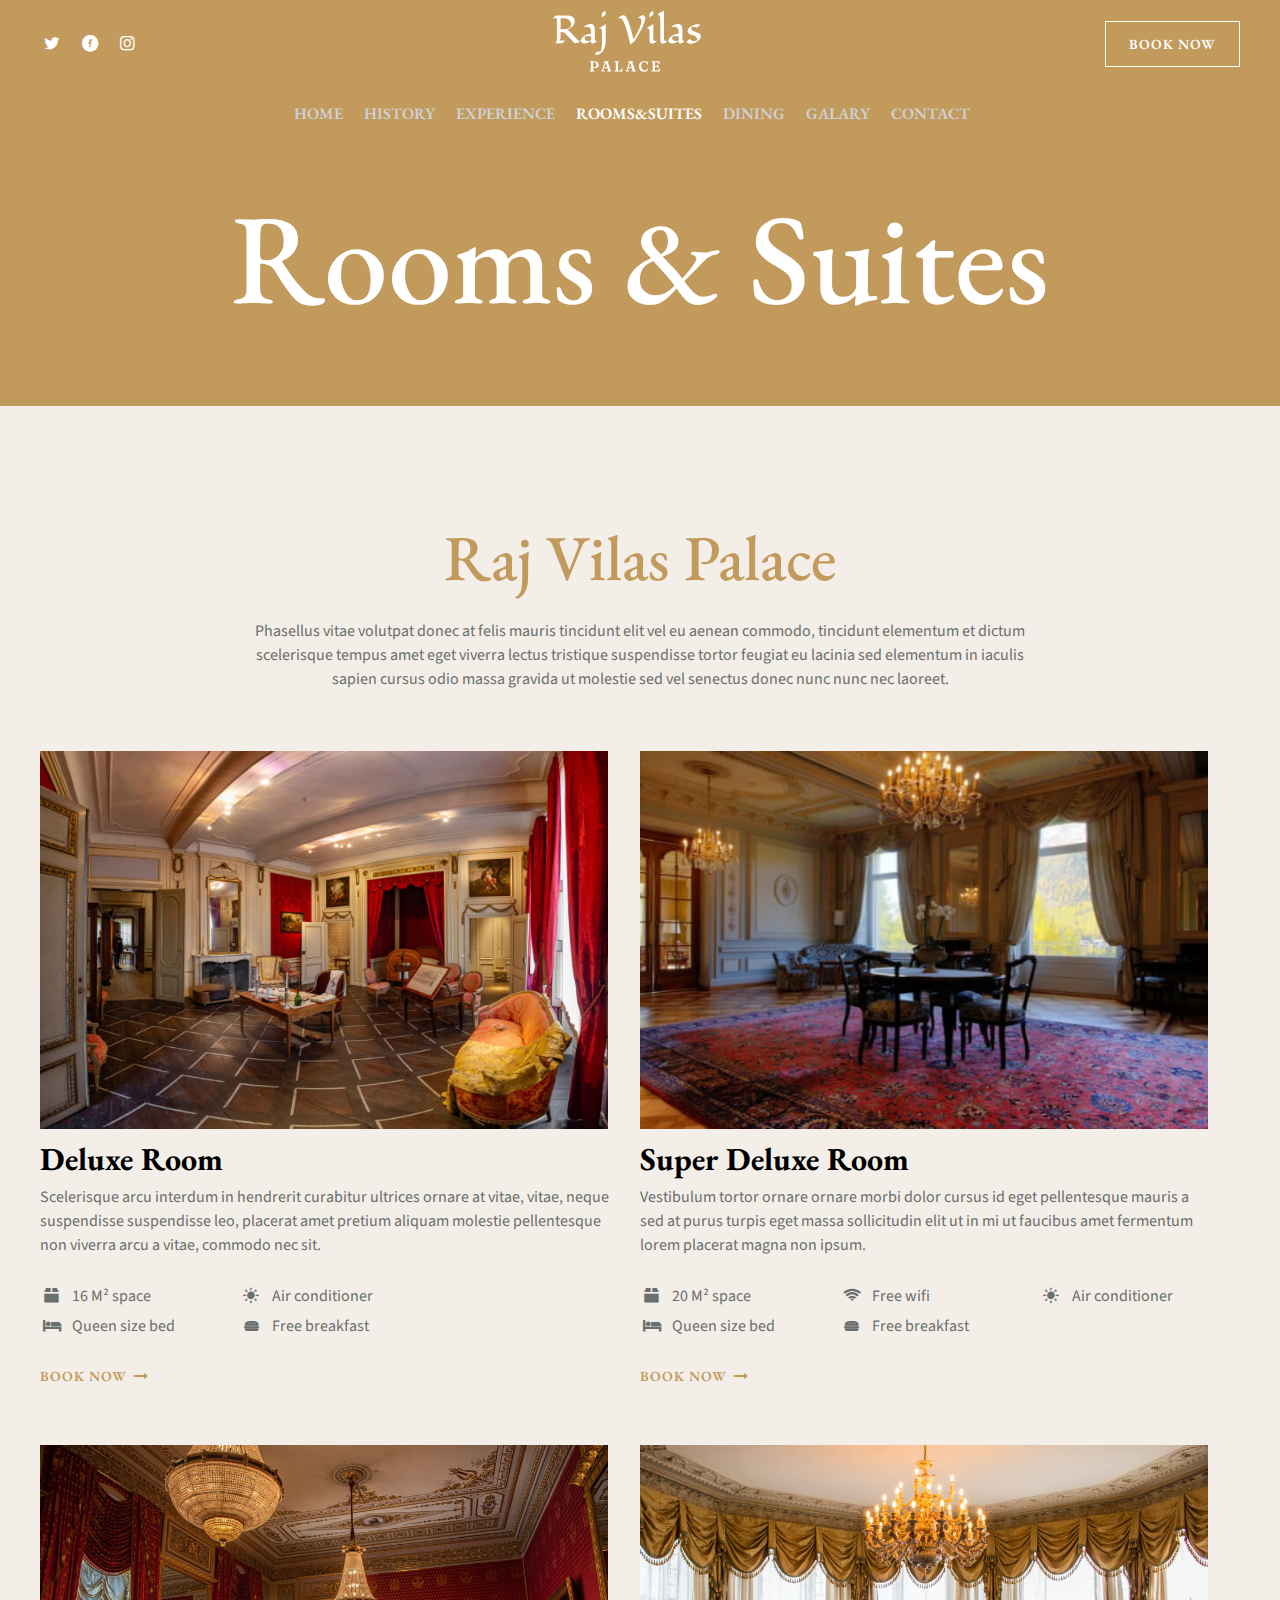
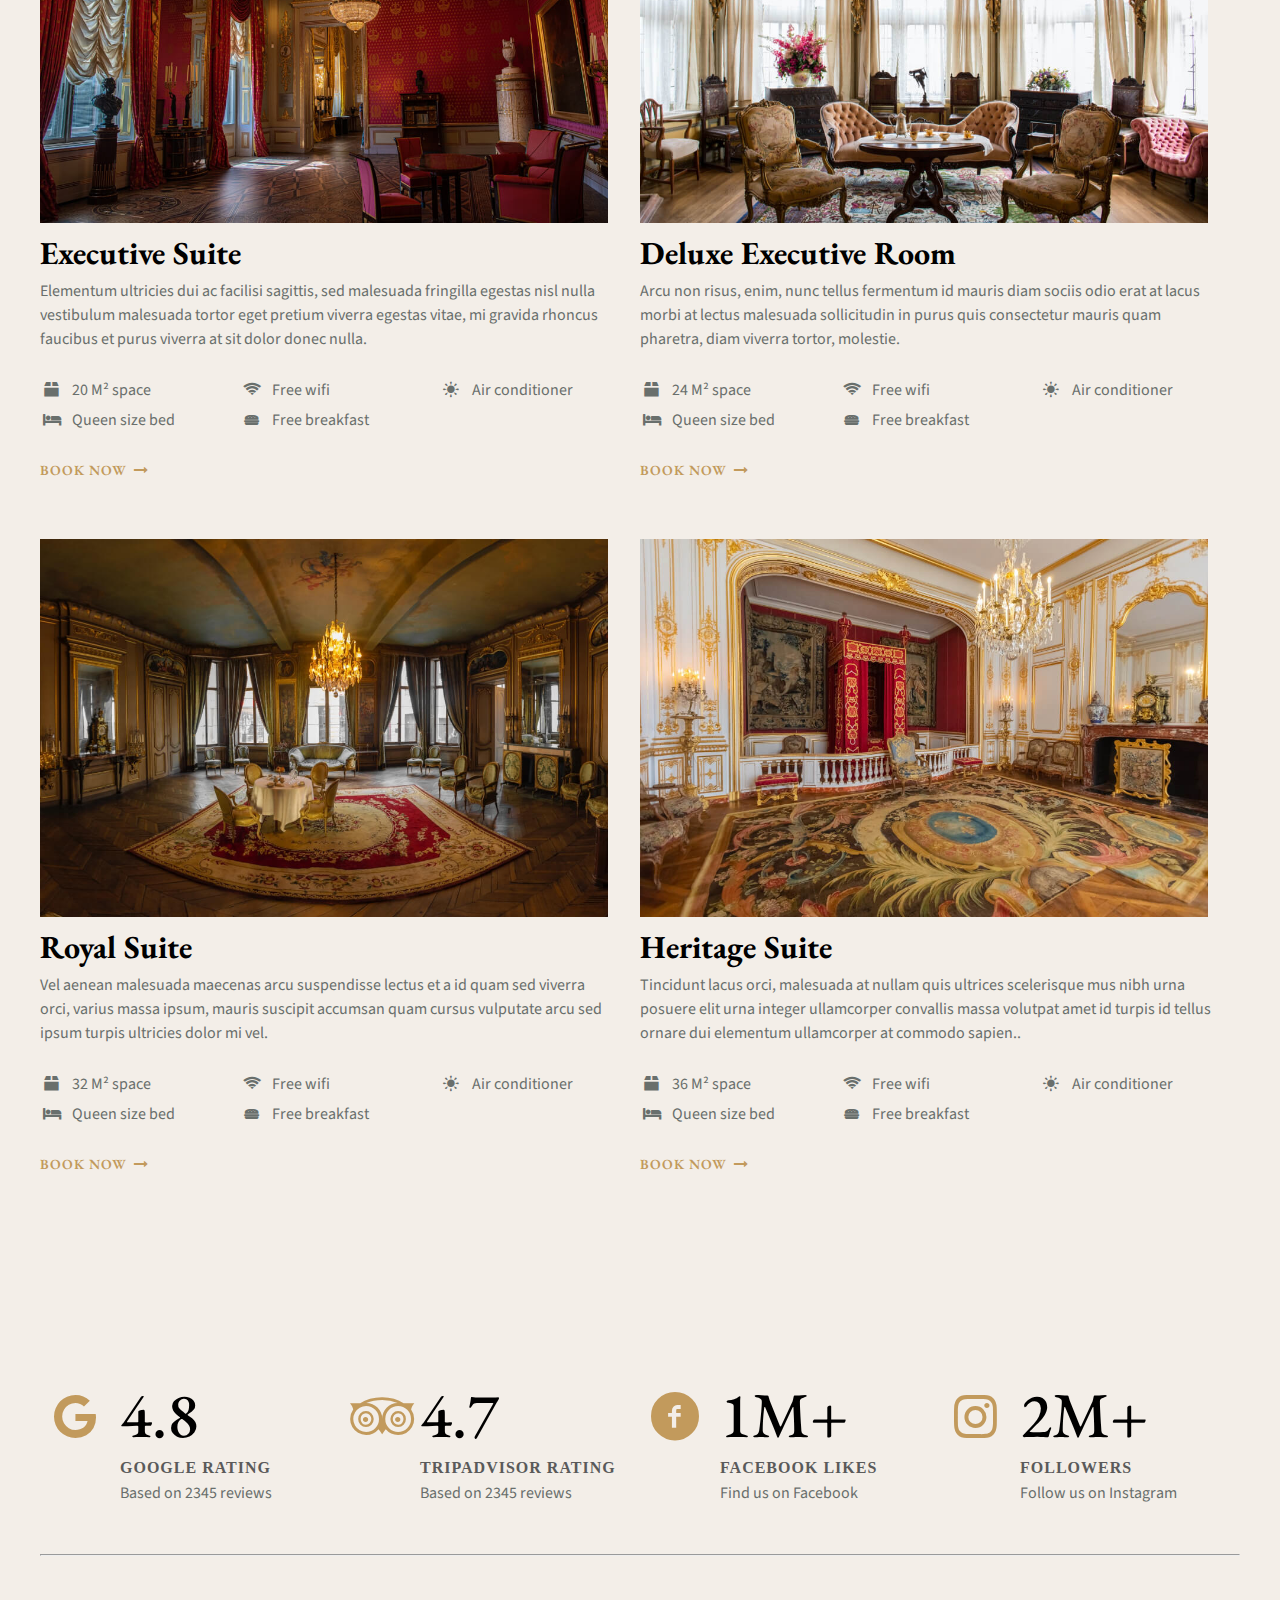
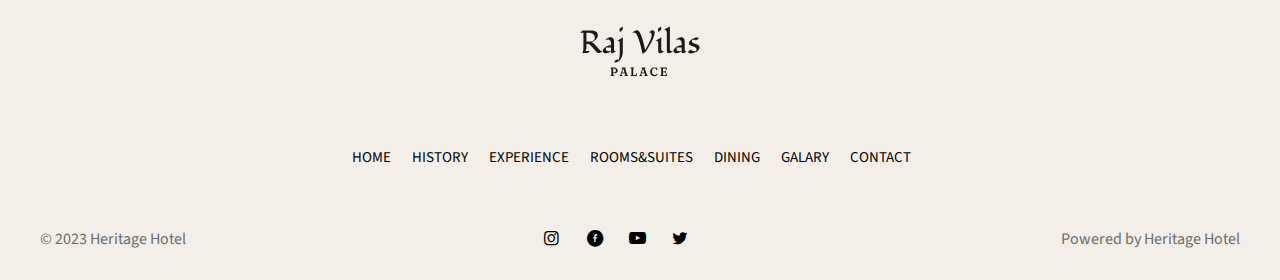
<file: Room.html>
<!DOCTYPE html>
<html lang="en">

<head>
    <meta charset="UTF-8">
    <meta name="viewport" content="width=device-width, initial-scale=1.0">
    <title>Rooms & Suites - Heritage Hotel</title>
    <link rel="preconnect" href="https://fonts.googleapis.com">
    <link rel="preconnect" href="https://fonts.gstatic.com" crossorigin>
    <link
        href="https://fonts.googleapis.com/css2?family=EB+Garamond:ital,wght@0,400;0,500;0,600;0,700;0,800;1,400;1,500;1,600;1,700;1,800&family=Source+Sans+3:ital,wght@0,200;0,300;0,400;0,500;0,600;0,700;0,800;0,900;1,200;1,300;1,400;1,500;1,600;1,700;1,800;1,900&display=swap"
        rel="stylesheet">
    <link rel="stylesheet" href="./css/style.css">

</head>

<body>


    <div class="history-header">
        <div class="container">
            <div class="top-main">
                <div class="icon">
                    <span class="icon-twitter"></span>
                    <span class="icon-facebook-circled"></span>
                    <span class="icon-instagram"></span>
                </div>
                <div class="logo">
                    <img src="img/site-logo.svg" alt="site-logo img">
                </div>
                <div class="button">
                    <button type="button" class="btn">Book Now</button>
                </div>
            </div>
            <div class="nav">
                <ul>
                    <li><a href="./index.html">Home</a></li>
                    <li><a href="./History.html">History</a></li>
                    <li><a href="./Experience.html">Experience</a></li>
                    <li><a href="./Room.html" class="home">Rooms&Suites</a></li>
                    <li><a href="./Dining.html">Dining</a></li>
                    <li><a href="./Gallary.html">Galary</a></li>
                    <li><a href="./Contact.html">Contact</a></li>
                </ul>
            </div>

            <div class="content">
                <h1>Rooms & Suites</h1>
            </div>
        </div>
    </div>

    <div class="container">
        <div class="room-raj">
            <h1>Raj Vilas Palace</h1>
            <p>Phasellus vitae volutpat donec at felis mauris tincidunt elit vel eu aenean commodo, tincidunt elementum
                et dictum scelerisque tempus amet eget viverra lectus tristique suspendisse tortor feugiat eu lacinia
                sed elementum in iaculis sapien cursus odio massa gravida ut molestie sed vel senectus donec nunc nunc
                nec laoreet.</p>


        </div>
    </div>

    <div class="container">
        <div class="row">
            <div class="col-6">
                <div class="room-executive">
                    <img src="img/heritage-hotel-room-suite-img-1.jpg" alt="heritage-hotel-room-suite-img-1 img">
                    <h1>Deluxe Room</h1>
                    <p>Scelerisque arcu interdum in hendrerit curabitur ultrices ornare at vitae, vitae, neque
                        suspendisse suspendisse leo, placerat amet pretium aliquam molestie pellentesque non viverra
                        arcu a vitae, commodo nec sit.</p>
                </div>

                <div class="row">
                    <div class="col-4">

                        <div class="room-space-main">
                            <div class="room-space-icon">
                                <span class="icon-box"></span>
                            </div>
                            <div class="room-space-content">
                                <p>16 M² space</p>
                            </div>
                        </div>
                    </div>
                    <div class="col-4">
                        <div class="room-space-main">
                            <div class="room-space-icon">
                                <span class="icon-sun-filled"></span>
                            </div>
                            <div class="room-space-content">
                                <p>Air conditioner</p>
                            </div>
                        </div>
                    </div>
                    <div class="col-4"></div>
                </div>

                <div class="row">
                    <div class="col-4">

                        <div class="room-space-main">
                            <div class="room-space-icon">
                                <span class="icon-bed"></span>
                            </div>
                            <div class="room-space-content">
                                <p>Queen size bed</p>
                            </div>
                        </div>
                    </div>
                    <div class="col-4">
                        <div class="room-space-main">
                            <div class="room-space-icon">
                                <span class="icon-fast-food"></span>
                            </div>
                            <div class="room-space-content">
                                <p>Free breakfast</p>
                            </div>
                        </div>
                    </div>
                    <div class="col-4"></div>
                </div>

                <div class="room-book">
                    <a href="">Book Now <span class="icon-right"></span></a>
                </div>
            </div>
            <div class="col-6">

                <div class="room-executive">
                    <img src="img/heritage-hotel-room-suite-img-2.jpg" alt="heritage-hotel-room-suite-img-2 img">
                    <h1>Super Deluxe Room</h1>
                    <p>Vestibulum tortor ornare ornare morbi dolor cursus id eget pellentesque mauris a sed at purus turpis eget massa sollicitudin elit ut in mi ut faucibus amet fermentum lorem placerat magna non ipsum.</p>
                </div>

                <div class="row">
                    <div class="col-4">

                        <div class="room-space-main">
                            <div class="room-space-icon">
                                <span class="icon-box"></span>
                            </div>
                            <div class="room-space-content">
                                <p>20 M² space</p>
                            </div>
                        </div>
                    </div>
                    <div class="col-4">
                        <div class="room-space-main">
                            <div class="room-space-icon">
                                <span class="icon-wifi"></span>
                            </div>
                            <div class="room-space-content">
                                <p>Free wifi</p>
                            </div>
                        </div>
                    </div>
                    <div class="col-4">

                        <div class="room-space-main">
                            <div class="room-space-icon">
                                <span class="icon-sun-filled"></span>
                            </div>
                            <div class="room-space-content">
                                <p>Air conditioner</p>
                            </div>
                        </div>
                    </div>
                </div>

                <div class="row">
                    <div class="col-4">

                        <div class="room-space-main">
                            <div class="room-space-icon">
                                <span class="icon-bed"></span>
                            </div>
                            <div class="room-space-content">
                                <p>Queen size bed</p>
                            </div>
                        </div>
                    </div>
                    <div class="col-4">
                        <div class="room-space-main">
                            <div class="room-space-icon">
                                <span class="icon-fast-food"></span>
                            </div>
                            <div class="room-space-content">
                                <p>Free breakfast</p>
                            </div>
                        </div>
                    </div>
                    <div class="col-4"></div>
                </div>

                <div class="room-book">
                    <a href="">Book Now <span class="icon-right"></span></a>
                </div>

            </div>
        </div>



        <div class="row">
            <div class="col-6">
                <div class="room-executive">
                    <img src="img/heritage-hotel-rooms-and-suites-interior-img-2.jpg" alt="heritage-hotel-rooms-and-suites-interior-img-2 img">
                    <h1>Executive Suite</h1>
                    <p>Elementum ultricies dui ac facilisi sagittis, sed malesuada fringilla egestas nisl nulla vestibulum malesuada tortor eget pretium viverra egestas vitae, mi gravida rhoncus faucibus et purus viverra at sit dolor donec nulla.</p>
                </div>

                <div class="row">
                    <div class="col-4">

                        <div class="room-space-main">
                            <div class="room-space-icon">
                                <span class="icon-box"></span>
                            </div>
                            <div class="room-space-content">
                                <p>20 M² space</p>
                            </div>
                        </div>
                    </div>
                    <div class="col-4">
                        <div class="room-space-main">
                            <div class="room-space-icon">
                                <span class="icon-wifi"></span>
                            </div>
                            <div class="room-space-content">
                                <p>Free wifi</p>
                            </div>
                        </div>
                    </div>
                    <div class="col-4">
                        <div class="room-space-main">
                            <div class="room-space-icon">
                                <span class="icon-sun-filled"></span>
                            </div>
                            <div class="room-space-content">
                                <p>Air conditioner</p>
                            </div>
                        </div>
                    </div>
                </div>

                <div class="row">
                    <div class="col-4">

                        <div class="room-space-main">
                            <div class="room-space-icon">
                                <span class="icon-bed"></span>
                            </div>
                            <div class="room-space-content">
                                <p>Queen size bed</p>
                            </div>
                        </div>
                    </div>
                    <div class="col-4">
                        <div class="room-space-main">
                            <div class="room-space-icon">
                                <span class="icon-fast-food"></span>
                            </div>
                            <div class="room-space-content">
                                <p>Free breakfast</p>
                            </div>
                        </div>
                    </div>
                    <div class="col-4"></div>
                </div>

                <div class="room-book">
                    <a href="">Book Now <span class="icon-right"></span></a>
                </div>
            </div>
            <div class="col-6">

                <div class="room-executive">
                    <img src="img/heritage-hotel-rooms-and-suites-interior-img-3.jpg" alt="heritage-hotel-rooms-and-suites-interior-img-3 img">
                    <h1>Deluxe Executive Room</h1>
                    <p>Arcu non risus, enim, nunc tellus fermentum id mauris diam sociis odio erat at lacus morbi at lectus malesuada sollicitudin in purus quis consectetur mauris quam pharetra, diam viverra tortor, molestie.</p>
                </div>

                <div class="row">
                    <div class="col-4">

                        <div class="room-space-main">
                            <div class="room-space-icon">
                                <span class="icon-box"></span>
                            </div>
                            <div class="room-space-content">
                                <p>24 M² space</p>
                            </div>
                        </div>
                    </div>
                    <div class="col-4">
                        <div class="room-space-main">
                            <div class="room-space-icon">
                                <span class="icon-wifi"></span>
                            </div>
                            <div class="room-space-content">
                                <p>Free wifi</p>
                            </div>
                        </div>
                    </div>
                    <div class="col-4">

                        <div class="room-space-main">
                            <div class="room-space-icon">
                                <span class="icon-sun-filled"></span>
                            </div>
                            <div class="room-space-content">
                                <p>Air conditioner</p>
                            </div>
                        </div>
                    </div>
                </div>

                <div class="row">
                    <div class="col-4">

                        <div class="room-space-main">
                            <div class="room-space-icon">
                                <span class="icon-bed"></span>
                            </div>
                            <div class="room-space-content">
                                <p>Queen size bed</p>
                            </div>
                        </div>
                    </div>
                    <div class="col-4">
                        <div class="room-space-main">
                            <div class="room-space-icon">
                                <span class="icon-fast-food"></span>
                            </div>
                            <div class="room-space-content">
                                <p>Free breakfast</p>
                            </div>
                        </div>
                    </div>
                    <div class="col-4"></div>
                </div>

                <div class="room-book">
                    <a href="">Book Now <span class="icon-right"></span></a>
                </div>

            </div>
        </div>


        <div class="row">
            <div class="col-6">
                <div class="room-executive">
                    <img src="img/heritage-hotel-rooms-and-suites-interior-img-4.jpg" alt="heritage-hotel-rooms-and-suites-interior-img-4 img">
                    <h1>Royal Suite</h1>
                    <p>Vel aenean malesuada maecenas arcu suspendisse lectus et a id quam sed viverra orci, varius massa ipsum, mauris suscipit accumsan quam cursus vulputate arcu sed ipsum turpis ultricies dolor mi vel.</p>
                </div>

                <div class="row">
                    <div class="col-4">

                        <div class="room-space-main">
                            <div class="room-space-icon">
                                <span class="icon-box"></span>
                            </div>
                            <div class="room-space-content">
                                <p>32 M² space</p>
                            </div>
                        </div>
                    </div>
                    <div class="col-4">
                        <div class="room-space-main">
                            <div class="room-space-icon">
                                <span class="icon-wifi"></span>
                            </div>
                            <div class="room-space-content">
                                <p>Free wifi</p>
                            </div>
                        </div>
                    </div>
                    <div class="col-4">
                        <div class="room-space-main">
                            <div class="room-space-icon">
                                <span class="icon-sun-filled"></span>
                            </div>
                            <div class="room-space-content">
                                <p>Air conditioner</p>
                            </div>
                        </div>
                    </div>
                </div>

                <div class="row">
                    <div class="col-4">

                        <div class="room-space-main">
                            <div class="room-space-icon">
                                <span class="icon-bed"></span>
                            </div>
                            <div class="room-space-content">
                                <p>Queen size bed</p>
                            </div>
                        </div>
                    </div>
                    <div class="col-4">
                        <div class="room-space-main">
                            <div class="room-space-icon">
                                <span class="icon-fast-food"></span>
                            </div>
                            <div class="room-space-content">
                                <p>Free breakfast</p>
                            </div>
                        </div>
                    </div>
                    <div class="col-4"></div>
                </div>

                <div class="room-book">
                    <a href="">Book Now <span class="icon-right"></span></a>
                </div>
            </div>
            <div class="col-6">

                <div class="room-executive">
                    <img src="img/heritage-hotel-rooms-and-suites-interior-img-6.jpg" alt="heritage-hotel-rooms-and-suites-interior-img-6 img">
                    <h1>Heritage Suite</h1>
                    <p>Tincidunt lacus orci, malesuada at nullam quis ultrices scelerisque mus nibh urna posuere elit urna integer ullamcorper convallis massa volutpat amet id turpis id tellus ornare dui elementum ullamcorper at commodo sapien..</p>
                </div>

                <div class="row">
                    <div class="col-4">

                        <div class="room-space-main">
                            <div class="room-space-icon">
                                <span class="icon-box"></span>
                            </div>
                            <div class="room-space-content">
                                <p>36 M² space</p>
                            </div>
                        </div>
                    </div>
                    <div class="col-4">
                        <div class="room-space-main">
                            <div class="room-space-icon">
                                <span class="icon-wifi"></span>
                            </div>
                            <div class="room-space-content">
                                <p>Free wifi</p>
                            </div>
                        </div>
                    </div>
                    <div class="col-4">

                        <div class="room-space-main">
                            <div class="room-space-icon">
                                <span class="icon-sun-filled"></span>
                            </div>
                            <div class="room-space-content">
                                <p>Air conditioner</p>
                            </div>
                        </div>
                    </div>
                </div>

                <div class="row">
                    <div class="col-4">

                        <div class="room-space-main">
                            <div class="room-space-icon">
                                <span class="icon-bed"></span>
                            </div>
                            <div class="room-space-content">
                                <p>Queen size bed</p>
                            </div>
                        </div>
                    </div>
                    <div class="col-4">
                        <div class="room-space-main">
                            <div class="room-space-icon">
                                <span class="icon-fast-food"></span>
                            </div>
                            <div class="room-space-content">
                                <p>Free breakfast</p>
                            </div>
                        </div>
                    </div>
                    <div class="col-4"></div>
                </div>

                <div class="room-book  room-book-link">
                    <a href="">Book Now <span class="icon-right"></span></a>
                </div>

            </div>
        </div>

    </div>


    <div class="container">
        <div class="row">
            <div class="col-3">
                <div class="google-main">
                    <div class="icon">
                        <span class="icon-google"></span>
                    </div>
                    <div class="google-content">
                        <h1>4.8</h1>
                        <h5>GOOGLE RATING</h5>
                        <p>Based on 2345 reviews</p>
                    </div>
                </div>
            </div>
            <div class="col-3">

                <div class="google-main">
                    <div class="icon">
                        <span class="icon-tripadvisor"></span>
                    </div>
                    <div class="google-content">
                        <h1>4.7</h1>
                        <h5>TRIPADVISOR RATING</h5>
                        <p>Based on 2345 reviews</p>
                    </div>
                </div>
            </div>
            <div class="col-3">
                <div class="google-main">
                    <div class="icon">
                        <span class="icon-facebook-circled"></span>
                    </div>
                    <div class="google-content">
                        <h1>1M+</h1>
                        <h5>FACEBOOK LIKES</h5>
                        <p>Find us on Facebook</p>
                    </div>
                </div>
            </div>
            <div class="col-3">
                <div class="google-main">
                    <div class="icon">
                        <span class="icon-instagram"></span>
                    </div>
                    <div class="google-content">
                        <h1>2M+</h1>
                        <h5>FOLLOWERS</h5>
                        <p>Follow us on Instagram</p>
                    </div>
                </div>
            </div>
        </div>
        <hr>
    </div>

    <div class="container">
        <div class="footer">
            <img src="img/site-logo-black.svg" alt="site-logo-black img">

            <div class="nav">
                <ul>
                    <li><a href="" >Home</a></li>
                    <li><a href="">History</a></li>
                    <li><a href="">Experience</a></li>
                    <li><a href="">Rooms&Suites</a></li>
                    <li><a href="">Dining</a></li>
                    <li><a href="">Galary</a></li>
                    <li><a href="">Contact</a></li>
                </ul>
            </div>
        </div>

        <div class="footer-bottom-main">
            <div class="footer-bottom-left">
                <p>© 2023 Heritage Hotel</p>
            </div>
            <div class="footer-bottom-icon">
                <span class="icon-instagram"></span>
                <span class="icon-facebook-circled"></span>
                <span class="icon-youtube-play"></span>
                <span class="icon-twitter"></span>
            </div>
            <div class="footer-bottom-right">
                <p>Powered by Heritage Hotel</p>
            </div>
        </div>
    </div>


    

</body>

</html>
</file>
<file: css/style.css>
* {
    box-sizing: border-box;
    margin: 0;
    padding: 0;





}

body {
    margin: 0;
    padding: 0;
    background-color: #f3eee8;
    /* font-family: 'EB Garamond', serif; */
    /* font-family: 'Source Sans 3', sans-serif; */




}

::selection {
    background-color: #c29a5c;
    color: black;
}

.container {
    max-width: 1200px;
    margin: 0 auto;
}

.container2 {
    max-width: 730px;
    margin: 0 auto;

}

.container3 {

    max-width: 945px;
    margin: 0 auto;
}

.row {
    display: flex;
    flex-wrap: wrap;
}



.col-1 {
    width: 8.33%;
}

.col-2 {
    width: 16.66%;
}

.col-3 {
    width: 25%;
}

.col-4 {
    width: 33.33%;
}

.col-5 {
    width: 41.66%;
}

.col-6 {
    width: 50%;
}

.col-7 {
    width: 58.33%;
}

.col-8 {
    width: 66.66%;
}

.col-9 {
    width: 75%;
}

.col-10 {
    width: 83.33%;
}

.col-11 {
    width: 91.66%;
}

.col-12 {
    width: 100%;
}

.header {

    background: url(../img/heritage-hotel-hero-img-bg.jpg) no-repeat;
    background-size: cover;
    padding-top: 10px;
    position: relative;
    z-index: 1;
}

.header::after {
    position: absolute;
    content: "";
    left: 0;
    right: 0;
    top: 0;
    bottom: 0;
    background-color: #000;
    opacity: 0.5;
    z-index: -1;
}

.header .top-main {
    display: flex;
    align-items: center;
    justify-content: space-between;
}

.header .top-main .icon {

    color: #fff;
    font-size: 17px;
    cursor: pointer;
    transition: .2s linear;

}

.header .top-main .icon-twitter:hover {

    color: #f3eee8;
}

.header .top-main .icon-facebook-circled:hover {

    color: #f3eee8;
}

.header .top-main .icon-instagram:hover {

    color: #f3eee8;
}

.header .top-main .icon span {

    padding-right: 10px;
}

.header .top-main .logo img {

    width: 150px;
}

.header .top-main .button .btn {

    font-family: 'EB Garamond', serif;
    font-weight: 600;
    padding: 13px 23px;
    border: 1px solid #fff;
    color: #fff;
    background: transparent;
    letter-spacing: 1px;
    text-transform: uppercase;
    font-size: 14px;
    transition: .2s linear;
    cursor: pointer;
}

.header .top-main .button .btn:hover {
    background: #fff;
    color: #c29a5c;
}

.header .nav {
    text-align: center;
    padding-top: 25px;
}



.header .nav ul li {
    display: inline-block;
    padding-right: 17px;

}

.header .nav ul li a {

    text-decoration: none;
    color: #cfd1d6;

    font-weight: 600;
    font-size: 16px;
    font-family: 'EB Garamond', serif;
    text-transform: uppercase;
    transition: .2s linear;


}

.header .nav .home {
    color: #fff;
}

.header .nav ul li a:hover:not(.home) {
    color: #fff;
}

.header .content h5 {

    font-family: 'EB Garamond', serif;
    font-size: 16px;
    text-transform: uppercase;
    letter-spacing: 2px;
    color: #fff;
    text-align: center;
    padding-top: 25px;
}

.header .content h1 {

    font-size: 128px;

    font-weight: 500;
    font-family: 'EB Garamond', serif;
    text-align: center;
    color: #fff;
    padding-top: 30px;
    padding-bottom: 30px;
}

.raj-main {
    background-color: #fff;
    box-shadow: 0 4px 8px 0 rgba(0, 0, 0, 0.2), 0 6px 20px 0 rgba(0, 0, 0, 0.19);
    display: flex;
    align-items: center;
    justify-content: space-between;
    padding: 30px;
    transform: translateY(50px);
}

.raj-main .paragraph p {

    color: #6f716f;
    font-family: 'Source Sans 3', sans-serif;
    font-weight: 400;
    font-size: 16px;
    max-width: 554px;
    line-height: 1.5;
}

.raj-main .button .btn {

    font-family: 'EB Garamond', serif;
    font-weight: 600;
    font-size: 14px;
    padding: 13px 23px;
    color: #c29a5c;
    border: 1px solid #c29a5c;
    text-transform: uppercase;
    letter-spacing: 1px;
    background: transparent;
    cursor: pointer;
    transition: .2s linear;
}

.raj-main .button .btn:hover {

    background: #c29a5c;
    color: #fff;
}


.about h5 {

    text-transform: uppercase;
    letter-spacing: 2px;
    font-size: 16px;
    color: #000;
    font-family: 'EB Garamond', serif;
    font-weight: 700;
    text-align: center;
    padding-top: 180px;
    padding-bottom: 50px;
}

.about h1 {

    color: #c29a5c;
    font-size: 64px;
    text-align: center;
    font-weight: 500;
    font-family: 'EB Garamond', serif;
    line-height: 1.2;
    padding-bottom: 50px;
}

.about .divider {

    text-align: center;
    margin-bottom: 40px;

}

.about p {

    font-family: 'Source Sans 3', sans-serif;
    font-weight: 400;
    font-size: 16px;
    color: #696f6c;
    padding-top: 20px;
}

.about .button .btn {

    font-family: 'EB Garamond', serif;
    font-weight: 600;
    font-size: 14px;
    padding: 13px 23px;
    color: #c29a5c;
    border: 1px solid #c29a5c;
    text-transform: uppercase;
    letter-spacing: 1px;
    background: transparent;
    cursor: pointer;
    transition: .2s linear;
}

.about .button .btn:hover {

    background: #c29a5c;
    color: #fff;
}

.about .button {
    text-align: center;
    margin-top: 40px;
    margin-bottom: 100px;
}

.immersive img {

    width: 631px;
    height: 540px;
}




.immersive h5 {

    color: #c29a5c;
    letter-spacing: 2px;
    padding-left: 40px;
    padding-top: 100px;
    padding-bottom: 30px;
    font-size: 15px;

}

.immersive h1 {

    font-size: 48px;
    color: #c29a5c;
    font-weight: 500;
    font-family: 'EB Garamond', serif;
    padding-left: 40px;
    padding-bottom: 20px;
}

.immersive h4 {

    padding-bottom: 20px;

    font-family: 'Source Sans 3', sans-serif;
    font-weight: 600;
    font-size: 16px;
    color: #000;
    padding-left: 40px;
    max-width: 487px;
}

.immersive p {

    font-family: 'Source Sans 3', sans-serif;
    font-weight: 400;
    font-size: 16px;
    color: #696f6c;
    padding-left: 40px;
    line-height: 1.5;
    max-width: 493px;
    padding-bottom: 40px;
}

.immersive a {

    font-family: 'EB Garamond', serif;
    font-weight: 600;
    font-size: 14px;
    text-transform: uppercase;
    letter-spacing: 1px;
    text-decoration: none;
    color: #c29a5c;
    padding-left: 40px;
    transition: .2s linear;
}

.immersive a:hover {

    color: #000;
}

.raj-vilas {
    text-align: center;
}

.raj-vilas h5 {

    text-transform: uppercase;
    letter-spacing: 2px;
    font-size: 16px;
    color: #000;
    font-family: 'EB Garamond', serif;
    font-weight: 700;
    padding-top: 100px;
    padding-bottom: 30px;
}

.raj-vilas h1 {

    font-size: 64px;
    padding-bottom: 20px;
    font-weight: 500;
    font-family: 'EB Garamond', serif;
    color: #c29a5c;
}

.raj-vilas p {

    font-family: 'Source Sans 3', sans-serif;
    font-weight: 400;
    font-size: 16px;
    color: #696f6c;
    max-width: 805px;
    margin: 0 auto;
    padding-bottom: 50px;

}

.deluxe {
    background: url(../img/heritage-hotel-room-suite-img-1.jpg) no-repeat;
    background-size: cover;
    text-align: center;
    padding-top: 330px;
    padding-bottom: 40px;
    position: relative;
    z-index: 1;
}

.deluxe::after {

    position: absolute;
    content: "";
    left: 0;
    right: 0;
    top: 0;
    bottom: 0;
    background-color: #000;
    opacity: 0.3;
    z-index: -1;
}

.deluxe h4 {

    color: #fff;
    font-size: 32px;
    padding-bottom: 20px;
    font-family: 'EB Garamond', serif;
    font-weight: 700;
}

.deluxe a {

    font-family: 'EB Garamond', serif;
    font-weight: 600;
    font-size: 14px;
    text-transform: uppercase;
    letter-spacing: 1px;
    text-decoration: none;
    color: #c29a5c;
    transition: .2s linear;
}

.deluxe a:hover {

    color: #fff;
}

.deluxe-room {

    background: url(../img/heritage-hotel-room-suite-img-2.jpg) no-repeat;
    background-size: cover;
    text-align: center;
    padding-top: 330px;
    padding-bottom: 40px;
    position: relative;
    z-index: 1;

}

.deluxe-room::after {
    position: absolute;
    content: "";
    left: 0;
    right: 0;
    top: 0;
    bottom: 0;
    background-color: #000;
    opacity: 0.3;
    z-index: -1;


}

.deluxe-room h4 {

    color: #fff;
    font-size: 32px;
    padding-bottom: 20px;
    font-family: 'EB Garamond', serif;
    font-weight: 700;
}

.deluxe-room a {

    font-family: 'EB Garamond', serif;
    font-weight: 600;
    font-size: 14px;
    text-transform: uppercase;
    letter-spacing: 1px;
    text-decoration: none;
    color: #c29a5c;
    transition: .2s linear;
}

.deluxe-room a:hover {

    color: #fff;
}

.royal {

    background: url(../img/heritage-hotel-room-suite-img-3.jpg) no-repeat;
    background-size: cover;
    text-align: center;
    padding-top: 779px;
    padding-bottom: 40px;
    position: relative;
    z-index: 1;
}

.royal::after {
    position: absolute;
    content: "";
    left: 0;
    right: 0;
    top: 0;
    bottom: 0;
    background-color: #000;
    opacity: 0.3;
    z-index: -1;


}

.royal h4 {


    color: #fff;
    font-size: 32px;
    padding-bottom: 20px;
    font-family: 'EB Garamond', serif;
    font-weight: 700;
}

.royal a {

    font-family: 'EB Garamond', serif;
    font-weight: 600;
    font-size: 14px;
    text-transform: uppercase;
    letter-spacing: 1px;
    text-decoration: none;
    color: #c29a5c;
    transition: .2s linear;
}

.royal a:hover {

    color: #fff;
}

.heritage {

    background: url(../img/heritage-hotel-room-suite-img-4.jpg) no-repeat;
    background-size: cover;
    text-align: center;
    padding-top: 779px;
    padding-bottom: 40px;
    position: relative;
    z-index: 1;
}

.heritage::after {
    position: absolute;
    content: "";
    left: 0;
    right: 0;
    top: 0;
    bottom: 0;
    background-color: #000;
    opacity: 0.3;
    z-index: -1;


}

.heritage h4 {

    color: #fff;
    font-size: 32px;
    padding-bottom: 20px;
    font-family: 'EB Garamond', serif;
    font-weight: 700;
}

.heritage a {

    font-family: 'EB Garamond', serif;
    font-weight: 600;
    font-size: 14px;
    text-transform: uppercase;
    letter-spacing: 1px;
    text-decoration: none;
    color: #c29a5c;
    transition: .2s linear;

}

.heritage a:hover {

    color: #fff;
}

.dining {

    text-align: center;
}

.dining h5 {

    text-transform: uppercase;
    letter-spacing: 2px;
    font-size: 16px;

    padding-top: 120px;
    padding-bottom: 50px;
    font-family: 'EB Garamond', serif;
    font-weight: 700;
    color: #000;
}

.dining h1 {
    color: #c29a5c;
    max-width: 985px;
    margin: 0 auto;
    font-size: 64px;
    font-weight: 500;
    font-family: 'EB Garamond', serif;
    line-height: 1.3;
    padding-bottom: 50px;
}

.dining img {

    margin-bottom: 50px;
}

.special h1 {

    font-size: 48px;
    max-width: 432px;
    font-weight: 500;
    font-family: 'EB Garamond', serif;
    color: #000;
    line-height: 1.2;
}

.special p {

    font-family: 'Source Sans 3', sans-serif;
    font-weight: 400;
    font-size: 16px;
    color: #696f6c;
    line-height: 1.5;

}

.special .btn {

    font-family: 'EB Garamond', serif;
    font-weight: 600;
    font-size: 14px;
    padding: 13px 23px;
    color: #c29a5c;
    border: 1px solid #c29a5c;
    text-transform: uppercase;
    letter-spacing: 1px;
    background: transparent;
    cursor: pointer;
    transition: .2s linear;
    margin-top: 30px;
}

.special .btn:hover {
    background: #c29a5c;
    color: #fff;
}

.food-img img {
    width: 1263px;
    height: 420px;
    margin-top: 100px;
    margin-bottom: 120px;
}

.aminitie h1 {

    color: #c29a5c;
    font-size: 64px;

    font-weight: 500;
    font-family: 'EB Garamond', serif;
}

.aminitie p {

    font-family: 'Source Sans 3', sans-serif;
    font-weight: 400;
    font-size: 16px;
    color: #696f6c;
    line-height: 1.5;
    padding-bottom: 80px;
}

.room-dining img {
    width: 315px;
    height: 480px;
}

.room-dining h1 {

    color: #c29a5c;
    font-size: 32px;
    max-width: 240px;
    line-height: 1.2;
    font-family: 'EB Garamond', serif;
    font-weight: 700;
    padding-left: 40px;
    padding-top: 50px;
    padding-bottom: 20px;
}

.room-dining p {

    font-family: 'Source Sans 3', sans-serif;
    font-weight: 400;
    font-size: 16px;
    color: #696f6c;
    line-height: 1.5;
    max-width: 224px;
    padding-left: 40px;
    padding-bottom: 20px;
}

.room-dining a {

    font-family: 'EB Garamond', serif;
    font-weight: 600;
    font-size: 14px;
    text-transform: uppercase;
    letter-spacing: 1px;
    text-decoration: none;
    color: #c29a5c;
    transition: .2s linear;
    padding-left: 40px;
}

.room-dining a:hover {

    color: #000;
}

.design-img img {

    width: 1263px;
    height: 420px;
}

.local {
    text-align: center;

}

.local h5 {

    text-transform: uppercase;
    letter-spacing: 2px;
    font-size: 16px;
    color: #000;
    font-family: 'EB Garamond', serif;
    font-weight: 700;
    padding-top: 100px;
    padding-bottom: 20px;
}

.local h1 {

    color: #c29a5c;
    font-size: 64px;

    font-weight: 500;
    font-family: 'EB Garamond', serif;

}

.local p {

    font-family: 'Source Sans 3', sans-serif;
    font-weight: 400;
    font-size: 16px;
    color: #696f6c;
    line-height: 1.5;
    max-width: 781px;
    margin: 0 auto;
    padding-top: 20px;
    padding-bottom: 50px;
}


.taj img {

    width: 316px;
    height: 211px;
    cursor: pointer;
}

.taj h1 {

    font-size: 32px;
    text-align: center;
    font-family: 'EB Garamond', serif;
    font-weight: 700;
    color: #c29a5c;
    padding-top: 5px;
    cursor: pointer;
    padding-bottom: 200px;
}

.google-main {
    display: flex;
    align-items: flex-start;
}

.google-main .icon span {

    font-size: 50px;
    color: #c29a5c;

}

.google-main .icon {
    margin-top: 15px;
}

.google-main .google-content h1 {

    font-size: 64px;
    color: #000;
    font-weight: 500;
    font-family: 'EB Garamond', serif;
    padding-left: 10px;
}

.google-main .google-content h5 {

    font-weight: 700;
    text-transform: uppercase;
    letter-spacing: 1px;
    font-size: 16px;
    color: #5a5a5a;
    padding-top: 3px;
    padding-bottom: 5px;
    padding-left: 10px;

}

.google-main .google-content p {


    font-family: 'Source Sans 3', sans-serif;
    font-weight: 400;
    font-size: 16px;
    color: #696f6c;
    padding-left: 10px;
    padding-bottom: 50px;
}

.footer {
    text-align: center;
}

.footer img {
    margin-top: 70px;
    margin-bottom: 40px;
    cursor: pointer;
}

.footer .nav {
    text-align: center;
    padding-top: 25px;
}



.footer .nav ul li {
    display: inline-block;
    padding-right: 17px;

}

.footer .nav ul li a {

    text-decoration: none;
    color: #000;

    font-weight: 400;
    font-size: 15px;

    text-transform: uppercase;
    transition: .2s linear;
    font-family: 'Source Sans 3', sans-serif;


}

.footer .nav ul li a:hover {
    color: #c29a5c;
}

.footer-bottom-main {

    display: flex;
    align-items: center;
    justify-content: space-between;
    padding-top: 60px;
    padding-bottom: 30px;
}

.footer-bottom-left p {

    font-family: 'Source Sans 3', sans-serif;
    font-weight: 400;
    font-size: 16px;
    color: #696f6c;
}

.footer-bottom-icon span {

    cursor: pointer;
    font-size: 17px;
    padding-right: 15px;
    transition: .2s linear;
}

.footer-bottom-icon .icon-instagram:hover {

    color: #c29a5c;
}

.footer-bottom-icon .icon-facebook-circled:hover {

    color: #c29a5c;
}

.footer-bottom-icon .icon-youtube-play:hover {

    color: #c29a5c;
}

.footer-bottom-icon .icon-twitter:hover {

    color: #c29a5c;
}

.footer-bottom-right p {

    font-family: 'Source Sans 3', sans-serif;
    font-weight: 400;
    font-size: 16px;
    color: #696f6c;
}



/* ====================================================== Style of History =================================================== */
/* ====================================================== Style of History =================================================== */

.history-header {

    background-color: #c29a5c;
    padding-top: 10px;

}



.history-header .top-main {
    display: flex;
    align-items: center;
    justify-content: space-between;
}

.history-header .top-main .icon {

    color: #fff;
    font-size: 17px;
    cursor: pointer;
    transition: .2s linear;

}

.history-header .top-main .icon-twitter:hover {

    color: #f3eee8;
}

.history-header .top-main .icon-facebook-circled:hover {

    color: #f3eee8;
}

.history-header .top-main .icon-instagram:hover {

    color: #f3eee8;
}

.history-header .top-main .icon span {

    padding-right: 10px;
}

.history-header .top-main .logo img {

    width: 150px;
}

.history-header .top-main .button .btn {

    font-family: 'EB Garamond', serif;
    font-weight: 600;
    padding: 13px 23px;
    border: 1px solid #fff;
    color: #fff;
    background: transparent;
    letter-spacing: 1px;
    text-transform: uppercase;
    font-size: 14px;
    transition: .2s linear;
    cursor: pointer;
}

.history-header .top-main .button .btn:hover {
    background: #fff;
    color: #c29a5c;
}

.history-header .nav {
    text-align: center;
    padding-top: 25px;
}



.history-header .nav ul li {
    display: inline-block;
    padding-right: 17px;

}

.history-header .nav ul li a {

    text-decoration: none;
    color: #cfd1d6;

    font-weight: 600;
    font-size: 16px;
    font-family: 'EB Garamond', serif;
    text-transform: uppercase;
    transition: .2s linear;


}

.history-header .nav .home {
    color: #fff;
}

.history-header .nav ul li a:hover:not(.home) {
    color: #fff;
}

.history-header .content h1 {

    font-size: 128px;
    color: #fff;
    text-align: center;
    font-weight: 500;
    font-family: 'EB Garamond', serif;
    padding-top: 50px;
    padding-bottom: 65px;
}


.history-our {
    text-align: center;
}

.history-our h5 {

    text-transform: uppercase;
    letter-spacing: 2px;
    font-size: 16px;
    color: #000;
    font-family: 'EB Garamond', serif;
    font-weight: 700;
    padding-top: 120px;
    padding-bottom: 50px;
}


.history-our h1 {

    font-size: 64px;

    font-weight: 500;
    font-family: 'EB Garamond', serif;
    color: #c29a5c;
    line-height: 1.2;
    max-width: 1126px;
    margin: 0 auto;
    padding-bottom: 50px;
}

.history-our img {

    margin-bottom: 50px;
}

.phasellus P {

    font-family: 'Source Sans 3', sans-serif;
    font-weight: 400;
    font-size: 16px;
    color: #696f6c;
    line-height: 1.7;
    max-width: 653px;
    padding-top: 10px;

}

.phasellus .amet {
    padding-bottom: 60px;
}

.history-img img {
    width: 314px;
    height: 210px;
    margin-top: 40px;
}

.history-man-img img {

    width: 362px;
    height: 544px;
    margin-bottom: 60px;
}

.history-door-img img {
    width: 314px;
    height: 472px;
    margin-top: 40px;
}

.dictum p {

    font-family: 'Source Sans 3', sans-serif;
    font-weight: 400;
    font-size: 16px;
    color: #696f6c;
    line-height: 1.7;
    max-width: 621px;
    padding-top: 10px;
}

.histoty-euismod img {

    width: 384px;
    height: 576px;
    margin-top: 60px;
    margin-left: 100px;
    margin-bottom: 200px;
}

.history-euismod p {

    font-family: 'Source Sans 3', sans-serif;
    font-weight: 400;
    font-size: 16px;
    color: #696f6c;
    line-height: 1.7;
    max-width: 621px;
    padding-top: 10px;
}

.history-euismod .cras {
    padding-top: 60px;
}

.volutpat-content h5 {

    font-family: 'Source Sans 3', sans-serif;
    font-weight: 400;
    font-size: 16px;
    font-weight: 600;
    color: #000;
    max-width: 383px;
    padding-top: 50px;
    padding-left: 40px;
}

.volutpat-content h6 {

    font-family: 'Source Sans 3', sans-serif;
    font-weight: 400;
    font-size: 16px;
    color: #696f6c;
    padding-left: 40px;
    padding-top: 10px;
    padding-bottom: 30px;
}

.volutpat-content p {

    font-family: 'Source Sans 3', sans-serif;
    font-weight: 400;
    font-size: 16px;
    color: #696f6c;
    line-height: 1.7;
    max-width: 400px;
}





/* ========================================================= Style of Experience ============================================= */
/* ========================================================= Style of Experience ============================================= */


.exp-not h1 {

    font-size: 64px;

    font-weight: 500;
    font-family: 'EB Garamond', serif;
    color: #c29a5c;
    line-height: 1.2;
    text-align: center;
    padding-top: 120px;
    padding-bottom: 50px;
}

.exp-not {

    text-align: center;
}



.exp-immersive img {

    width: 960px;
    height: 640px;
    margin-top: 50px;
}

.exp-immersive h6 {

    color: #c29a5c;
    letter-spacing: 2px;
    font-size: 16px;
    padding-top: 30px;
    padding-bottom: 30px;
    font-family: 'EB Garamond', serif;
    font-weight: 700;
}

.exp-immersive h1 {

    color: #c29a5c;
    font-size: 48px;
    max-width: 229px;
    line-height: 1.3;
    font-weight: 500;
    font-family: 'EB Garamond', serif;
}

.exp-immersive h5 {

    font-family: 'Source Sans 3', sans-serif;
    font-weight: 600;
    font-size: 16px;
    color: #000;
    padding-top: 30px;
    padding-bottom: 30px;
    max-width: 588px;
}

.exp-immersive p {

    font-family: 'Source Sans 3', sans-serif;
    font-weight: 400;
    font-size: 16px;
    color: #696f6c;
    line-height: 1.5;
    max-width: 587px;
    padding-bottom: 40px;

}

.exp-immersive a {

    font-family: 'EB Garamond', serif;
    font-weight: 600;
    font-size: 14px;
    text-decoration: none;
    color: #c29a5c;
    text-transform: uppercase;
    letter-spacing: 1px;
    transition: .2s linear;
}

.exp-immersive a:hover {

    color: #000;
}


.exp-immersive .elite {

    padding-top: 30px;
}

.exp-explore {
    margin-bottom: 130px;
}




/* ============================================  Style of Room =================================================================== */
/* ============================================  Style of Room =================================================================== */


.room-raj {
    text-align: center;
}

.room-raj h1 {

    color: #c29a5c;
    font-size: 64px;
    padding-top: 110px;
    padding-bottom: 20px;
    font-weight: 500;
    font-family: 'EB Garamond', serif;
}

.room-raj p {

    font-family: 'Source Sans 3', sans-serif;
    font-weight: 400;
    font-size: 16px;
    color: #696f6c;
    line-height: 1.5;
    max-width: 795px;
    margin: 0 auto;
}

.room-executive img {

    width: 568px;
    height: 378px;
    margin-top: 60px;
}


.room-executive h1 {

    font-size: 32px;
    color: #000;
    font-family: 'EB Garamond', serif;
    font-weight: 700;
    padding-top: 5px;
    padding-bottom: 5px;
}

.room-executive p {

    font-family: 'Source Sans 3', sans-serif;
    font-weight: 400;
    font-size: 16px;
    color: #696f6c;
    line-height: 1.5;
    max-width: 572px;
    padding-bottom: 20px;
}

.room-space-main {

    display: flex;
    align-items: center;
    padding-top: 8px;
}

.room-space-main .room-space-icon span {

    color: #696f6c;
}

.room-space-main .room-space-content p {

    font-family: 'Source Sans 3', sans-serif;
    font-weight: 400;
    font-size: 16px;
    color: #696f6c;
    padding-left: 10px;
}

.room-book {
    padding-top: 30px;
}

.room-book a {

    font-family: 'EB Garamond', serif;
    font-weight: 600;
    font-size: 14px;
    text-decoration: none;
    color: #c29a5c;
    text-transform: uppercase;
    letter-spacing: 1px;
    transition: .2s linear;
}

.room-book a:hover {
    color: #000;
}

.room-book-link {
    padding-bottom: 200px;
}


/* =========================================================== Style of Dining ================================================= */
/* =========================================================== Style of Dining ================================================= */



.dining-gourmet {

    text-align: center;
}

.dining-gourmet h1 {

    font-size: 64px;
    color: #c29a5c;
    font-weight: 500;
    font-family: 'EB Garamond', serif;
    padding-top: 110px;
    padding-bottom: 20px;

}

.dining-gourmet p {

    font-family: 'Source Sans 3', sans-serif;
    font-weight: 400;
    font-size: 16px;
    color: #696f6c;
    padding-bottom: 30px;
    max-width: 777px;
    margin: 0 auto;

}

.dining-squre img {

    width: 850px;
    height: 480px;
    margin-top: 60px;
}


.dining-squre-content {

    background-color: #f3eee8;
    box-shadow: 0 4px 8px 0 rgba(0, 0, 0, 0.2), 0 6px 20px 0 rgba(0, 0, 0, 0.19);
    padding: 30px;
    margin-top: 160px;
    transform: translateX(-30px);

}


.dining-squre-content:hover {
    box-shadow: 0 4px 8px 0 yellow, 0 6px 20px 0 yellow;

}

.dining-squre-content h1 {

    color: #c29a5c;
    font-size: 48px;

    font-weight: 500;
    font-family: 'EB Garamond', serif;
}

.dining-squre-content p {

    font-family: 'Source Sans 3', sans-serif;
    font-weight: 400;
    font-size: 16px;
    color: #696f6c;
    padding-top: 20px;
    padding-bottom: 30px;
    max-width: 495px;
}

.dining-squre-content a {

    font-family: 'EB Garamond', serif;
    font-weight: 600;
    font-size: 14px;
    color: #c29a5c;
    text-decoration: none;
    text-transform: uppercase;
    letter-spacing: 1px;
    transition: .2s linear;
}


.dining-squre-content a:hover {

    color: #000;
}



.dining-squre-terrace {

    background-color: #f3eee8;
    box-shadow: 0 4px 8px 0 rgba(0, 0, 0, 0.2), 0 6px 20px 0 rgba(0, 0, 0, 0.19);
    padding: 30px;
    margin-top: 160px;
    transform: translateX(30px);
    width: 600px;

}


.dining-squre-terrace:hover {
    box-shadow: 0 4px 8px 0 yellow, 0 6px 20px 0 yellow;

}

.dining-squre-terrace h1 {

    color: #c29a5c;
    font-size: 48px;

    font-weight: 500;
    font-family: 'EB Garamond', serif;
}

.dining-squre-terrace p {

    font-family: 'Source Sans 3', sans-serif;
    font-weight: 400;
    font-size: 16px;
    color: #696f6c;
    padding-top: 20px;
    padding-bottom: 30px;
    max-width: 495px;
}

.dining-squre-terrace a {

    font-family: 'EB Garamond', serif;
    font-weight: 600;
    font-size: 14px;
    color: #c29a5c;
    text-decoration: none;
    text-transform: uppercase;
    letter-spacing: 1px;
    transition: .2s linear;
}


.dining-squre-terrace a:hover {

    color: #000;
}





.dining-squre-terrace-img img {

    width: 842px;
    height: 480px;
    margin-top: 60px;
}


.dining-squre-hotel-img {
    margin-bottom: 200px;
}


/* =============================================  Style of Gallary============================================================ */
/* =============================================  Style of Gallary============================================================ */


.gallary-header-img img {

    width: 378px;
    height: 252px;
    transform: translateY(100px);
}

.gallary-img img {

    width: 378px;
    height: 252px;
    margin-top: 120px;
}

.gallary-middle-img img {

    width: 378px;
    height: 252px;
    margin-top: 20px;
}


.gallary-bottom-img {

    margin-bottom: 150px;
}


/* ====================================================== Style of Contact ===================================================== */
/* ====================================================== Style of Contact ===================================================== */


.contact-map {
    text-align: center;
}

.contact-map .contact-map-icon span {

    color: #c29a5c;
    font-size: 30px;

}

.contact-map .contact-map-icon {

    margin-top: 80px;
}

.contact-map h5 {

    text-transform: uppercase;
    letter-spacing: 2px;
    font-size: 16px;
    color: #000;
    font-family: 'EB Garamond', serif;
    font-weight: 700;
    padding-top: 10px;
    padding-bottom: 5px;
}

.contact-map h2 {

    font-family: 'EB Garamond', serif;
    font-size: 32px;
    font-weight: 700;
    color: #000;
}

.contact-map .contact-number h2 {

    font-family: 'EB Garamond', serif;
    font-size: 32px;
    font-weight: 700;
    color: #000;
    padding-top: 15px;
    padding-bottom: 15px;
}


.contact-map img {
    margin-top: 35px;
    margin-bottom: 35px;
}

.contact-form label {


    font-family: 'Source Sans 3', sans-serif;
    font-weight: 500;
    font-size: 16px;
    color: #696f6c;
    padding-bottom: 5px;
}

.contact-form input[type="text"] {

    border: 1px solid #dddddd;
    border-radius: 2px;
    color: #666;
    padding: 10px;
    font-family: 'Source Sans 3', sans-serif;
    font-weight: 400;
    font-size: 16px;
    background: #fff;
    width: 258px;
    outline: none;
    transition: .2s linear;
    margin-bottom: 20px;

}

.contact-form input[type="text"]:focus {

    border: 1px dotted #000;
}

.contact-form input[type="email"] {

    border: 1px solid #dddddd;
    border-radius: 2px;
    color: #666;
    padding: 10px;
    font-family: 'Source Sans 3', sans-serif;
    font-weight: 400;
    font-size: 16px;
    background: #fff;
    width: 519px;
    outline: none;
    transition: .2s linear;
    margin-bottom: 20px;
}

.contact-form input[type="email"]:focus {

    border: 1px dotted #000;
}

.contact-form input[type="number"] {

    border: 1px solid #dddddd;
    border-radius: 2px;
    color: #666;
    padding: 10px;
    font-family: 'Source Sans 3', sans-serif;
    font-weight: 400;
    font-size: 16px;
    background: #fff;
    width: 519px;
    outline: none;
    transition: .2s linear;
    margin-bottom: 20px;
}

.contact-form input[type="number"]:focus {

    border: 1px dotted #000;
}

.contact-form textarea {

    border: 1px solid #dddddd;
    border-radius: 2px;
    color: #666;
    padding: 10px;
    font-family: 'Source Sans 3', sans-serif;
    font-weight: 400;
    font-size: 16px;
    background: #fff;
    width: 519px;
    height: 120px;
    outline: none;
    transition: .2s linear;
    margin-bottom: 20px;
    overflow: auto;
    resize: both;
}

.contact-form textarea:focus {

    border: 1px dotted #000;
}

.contact-form input[type="submit"] {

    color: #c29a5c;
    border: 1px solid #c29a5c;
    padding: 13px 23px;
    font-family: 'EB Garamond', serif;
    font-weight: 600;
    font-size: 14px;
    text-transform: uppercase;
    letter-spacing: 1px;
    background: #fff;
    cursor: pointer;
    transition: .2s linear;
}

.contact-form input[type="submit"]:hover {

    color: #fff;
    background: #c29a5c;
}

.contact-map iframe {
    width: 1263px;
    margin-top: 100px;
    margin-bottom: 50px;
}





/* ================================================= Media queries for Home ============================================ */
/* ================================================= Media queries for Home ============================================ */

@media screen and (max-width: 1024px) {

    .container {
        max-width: 1024px;
        margin: 0 auto;
    }

    .container2 {


        max-width: 1024px;
        margin: 0 auto;
    }

    .container3 {

        max-width: 1024px;
        margin: 0 auto;
    }

    .header .top-main .icon {
        margin-left: 10px;
    }

    .header .top-main .button .btn {
        margin-right: 10px;
    }

    .header .nav ul li a {
        font-size: 15px;
    }

    .header .content h5 {
        font-size: 15px;
    }

    .header .content h1 {
        font-size: 120px;
    }

    .raj-main {
        margin-left: 10px;
        margin-right: 10px;
    }

    .about h5 {
        font-size: 15px;
        padding-top: 120px;
        padding-bottom: 30px;
    }

    .about h1 {
        font-size: 45px;
        line-height: 1.1;
        padding-left: 10px;
        padding-right: 10px;
        padding-bottom: 40px;
    }

    .about .divider {
        margin-bottom: 30px;
    }

    .about p {

        font-size: 15px;
        padding-top: 15px;
        padding-left: 10px;
        padding-right: 10px;
    }

    .about .button {
        margin-bottom: 65px;
    }

    .immersive img {
        width: 512px;
        height: 495px;
    }

    .immersive h5 {

        padding-top: 70px;
        padding-bottom: 20px;
    }

    .immersive h1 {
        font-size: 44px;
    }

    .immersive p {
        font-size: 15px;
    }

    .raj-vilas h5 {
        font-size: 15px;
        padding-top: 70px;
        padding-bottom: 15px;
    }

    .raj-vilas h1 {
        font-size: 55px;
        padding-bottom: 15px;
    }

    .raj-vilas p {
        font-size: 15px;
    }

    .deluxe h4 {
        font-size: 28px;
        padding-bottom: 15px;
    }

    .deluxe {
        padding-top: 260px;
    }

    .deluxe-room h4 {

        font-size: 28px;
        padding-bottom: 15px;
    }

    .deluxe-room {

        padding-top: 260px;
    }

    .royal h4 {

        font-size: 28px;
        padding-bottom: 15px;
    }

    .royal {
        padding-top: 630px;
    }

    .heritage h4 {

        font-size: 28px;
        padding-bottom: 15px;
    }

    .heritage {

        padding-top: 630px;
    }

    .dining h5 {

        font-size: 15px;
        padding-top: 60px;
        padding-bottom: 15px;
    }

    .dining h1 {

        font-size: 44px;
        max-width: 859px;
        line-height: 1.2;
        padding-bottom: 30px;
    }

    .special h1 {
        font-size: 44px;
        max-width: 399px;
        line-height: 1.1;
        padding-left: 10px;
    }

    .special p {
        font-size: 15px;
        padding-right: 10px;
    }

    .food-img img {
        width: 1024px;
        height: 350px;
        margin-top: 65px;
        margin-bottom: 65px;
    }

    .aminitie h1 {
        font-size: 55px;
        padding-left: 10px;
    }

    .aminitie p {

        font-size: 15px;
        padding-bottom: 65px;
        padding-right: 10px;
    }

    .room-dining img {
        width: 254px;
        height: 340px;
    }

    .room-dining h1 {

        padding-top: 23px;
        padding-bottom: 15px;
        font-size: 28px;
    }

    .room-dining p {
        font-size: 15px;
        max-width: 217px;
    }

    .design-img img {
        width: 1024px;
        height: 350px;
    }

    .local h5 {
        font-size: 15px;
        padding-top: 65px;
        padding-bottom: 15px;
    }

    .local h1 {

        font-size: 50px;
    }

    .local p {

        font-size: 15px;
        max-width: 759px;
    }

    .taj img {
        width: 256px;
        height: 186px;

    }

    .taj h1 {
        font-size: 23px;
        padding-bottom: 65px;
    }

    .google-main .icon span {

        font-size: 40px;
    }

    .google-main .google-content h1 {
        font-size: 52px;
    }

    .google-main .google-content h5 {
        font-size: 14px;
    }

    .google-main .google-content p {
        font-size: 15px;
    }

    .footer img {
        margin-top: 65px;
        margin-bottom: 25px;

    }

    .footer .nav ul li a {
        font-size: 14px;
    }

    .footer-bottom-main {
        padding-top: 50px;

    }

    .footer-bottom-left p {
        padding-left: 10px;
    }

    .footer-bottom-right p {
        padding-right: 10px;
    }

}



@media screen and (max-width:991px) {

    .container {
        max-width: 991px;
        margin: 0 auto;
    }

    .header {
        background-position: center;
    }

    .header .top-main .logo img {
        width: 110px;
    }

    .header .top-main .button .btn {

        padding: 10px 17px;
        font-size: 13px;
    }

    .header .nav ul li a {
        font-size: 13px;
    }

    .header .nav ul li {
        display: inline-block;
        padding-right: 13px;
    }

    .header .content h5 {

        padding-top: 20px;
        font-size: 14px;
    }

    .header .content h1 {
        font-size: 80px;
        padding-top: 20px;
        padding-bottom: 20px;
    }

    .header .raj-main .logo img {

        width: 90px;
    }

    .raj-main .paragraph p {
        font-size: 14px;
        max-width: 386px;
        line-height: 1.3;
        padding-left: 20px;
    }

    .raj-main .button .btn {

        font-size: 13px;
        padding: 11px 13px;
    }

    .about h5 {
        font-size: 14px;
        padding-top: 90px;
        padding-bottom: 20px;
    }

    .about h1 {
        font-size: 35px;
        line-height: 1.0;

        padding-bottom: 20px;
    }

    .about .divider {
        margin-bottom: 20px;
    }

    .about p {
        font-size: 14px;
    }

    .about .button .btn {

        font-size: 13px;
        padding: 11px 19px;
    }

    .about .button {
        margin-top: 35px;
        margin-bottom: 40px;
    }

    .immersive img {
        width: 384px;
        height: 420px;
    }

    .immersive h5 {
        padding-top: 40px;
        padding-bottom: 15px;
    }

    .immersive h1 {
        font-size: 38px;
        padding-bottom: 15px;
    }

    .immersive h4 {
        font-size: 15px;
        max-width: 314px;
    }

    .immersive p {
        font-size: 14px;
        max-width: 370px;
        padding-bottom: 30px;
    }

    .raj-vilas h5 {
        font-size: 14px;
        padding-top: 45px;
        padding-bottom: 10px;
    }

    .raj-vilas h1 {
        font-size: 45px;
        padding-bottom: 10px;
    }

    .raj-vilas p {

        font-size: 14px;
        max-width: 745px;
        padding-bottom: 40px;
    }

    .deluxe h4 {
        font-size: 25px;
        padding-bottom: 10px;
    }

    .deluxe {
        padding-top: 172px;
    }

    .deluxe-room h4 {

        font-size: 25px;
        padding-bottom: 10px;
    }

    .deluxe-room {

        padding-top: 172px;
    }

    .royal h4 {

        font-size: 25px;
        padding-bottom: 10px;
    }

    .royal {
        padding-top: 445px;
    }

    .heritage h4 {

        font-size: 25px;
        padding-bottom: 10px;
    }

    .heritage {

        padding-top: 445px;
    }

    .dining h5 {
        font-size: 14px;
        padding-top: 40px;
        padding-bottom: 10px;
    }

    .dining h1 {

        font-size: 35px;
        max-width: 677px;
        line-height: 1.1;
        padding-bottom: 25px;
    }

    .dining img {
        margin-bottom: 34px;
    }

    .special h1 {

        font-size: 40px;
        max-width: 352px;
        line-height: 1.0;
    }

    .special p {

        font-size: 14px;
        line-height: 1.3;
    }

    .special .btn {

        font-size: 13px;
        padding: 10px 17px;
    }

    .special .btn {
        margin-top: 25px;
    }

    .food-img img {
        width: 768px;
        height: 250px;
        margin-top: 50px;
        margin-bottom: 50px;
    }

    .aminitie h1 {
        font-size: 45px;
    }

    .aminitie p {
        font-size: 14px;
        padding-bottom: 40px;
        padding-right: 10px;
        line-height: 1.3;
    }

    .room-dining img {
        width: 191px;
        height: 275px;
    }

    .room-dining h1 {
        padding-top: 10px;
        padding-bottom: 10px;
        font-size: 20px;
    }

    .room-dining p {
        font-size: 14px;
        max-width: 176px;
        line-height: 1.3;
        padding-bottom: 15px;
    }

    .room-dining a {
        font-size: 13px;
    }

    .design-img img {

        width: 768px;
        height: 250px;
    }

    .local h5 {
        font-size: 14px;
        padding-top: 35px;
        padding-bottom: 10px;
    }

    .local h1 {
        font-size: 40px;
    }

    .local p {
        font-size: 14px;
        max-width: 734px;
        padding-top: 15px;
        padding-bottom: 40px;
    }

    .taj img {
        width: 192px;
        height: 154px;
    }

    .taj h1 {
        font-size: 20px;
        padding-bottom: 40px;
    }

    .google-main .icon span {
        font-size: 30px;
    }

    .google-main .google-content h1 {
        font-size: 35px;
    }

    .google-main .google-content h5 {
        font-size: 12px;
    }

    .google-main .google-content p {
        font-size: 14px;
        padding-bottom: 40px;
    }

    .footer img {
        margin-top: 50px;
        margin-bottom: 10px;
    }

    .footer .nav ul li a {
        font-size: 13px;
    }

    .footer .nav ul li {

        padding-right: 13px;
    }

    .footer-bottom-left p {
        font-size: 14px;
    }

    .footer-bottom-right p {
        font-size: 14px;
    }

}



@media screen and (max-width:767px) {

    .container {
        max-width: 767px;
        margin: 0 auto;
    }



    [class *="col-"] {
        width: 100%;
    }

    .header {
        background-position: center;
    }


    .header .top-main {
        display: block;
        text-align: center;
    }

    .header .top-main .icon {

        padding-bottom: 15px;
        padding-top: 15px;
    }

    .header .top-main .logo img {
        margin-bottom: 15px;
    }


    .header .top-main .button .btn {
        padding: 8px 12px;
        font-size: 12px;
    }

    .header .nav ul li {
        padding-right: 0;
        display: block;
        text-align: center;
        padding-bottom: 10px;
    }

    .header .content h5 {
        font-size: 13px;
    }

    .header .content h1 {
        font-size: 45px;
        padding-bottom: 0;
    }


    .raj-main {

        transform: translateY(50px);
        display: block;
    }

    .raj-main .logo {
        text-align: center;
    }

    .raj-main .paragraph p {
        text-align: center;
        max-width: 174px;
        font-size: 14px;
        margin: 0 auto;
        padding-top: 20px;
        padding-bottom: 20px;
    }

    .raj-main .button {
        text-align: center;

    }

    .raj-main .button .btn {
        font-size: 12px;
        padding: 10px 9px;
    }

    .about h5 {
        font-size: 13px;
        padding-top: 80px;
        padding-bottom: 15px;
    }

    .about h1 {
        font-size: 25px;
        width: 300px;
    }

    .about .divider {
        margin-bottom: 10px;
    }

    .about .button {
        margin-top: 20px;
        margin-bottom: 30px;
    }

    .about .button .btn {
        font-size: 12px;
        padding: 9px 14px;
    }

    .immersive img {
        width: 300px;
        margin-left: 10px;
        height: 320px;
        margin-top: 15px;
    }

    .immersive h5 {
        padding-top: 20px;
        padding-bottom: 10px;
        padding-left: 10px;
    }

    .immersive h1 {
        font-size: 34px;
        padding-bottom: 10px;
        padding-left: 10px;
    }

    .immersive h4 {
        font-size: 14px;
        max-width: 300px;
        padding-left: 10px;
    }

    .immersive p {
        font-size: 14px;
        max-width: 300px;
        padding-bottom: 20px;
        padding-left: 10px;
    }

    .immersive a {
        padding-left: 10px;
    }

    .raj-vilas h5 {
        font-size: 13px;
        padding-top: 21px;
        padding-bottom: 10px;
    }

    .raj-vilas h1 {
        font-size: 35px;
        padding-bottom: 10px;
    }

    .raj-vilas p {
        font-size: 13px;
        max-width: 300px;

        padding-bottom: 30px;
    }

    .deluxe {
        width: 300px;
        margin-left: 10px;
        margin-top: 10px;
    }

    .deluxe h4 {
        font-size: 20px;

    }

    .deluxe a {
        font-size: 13px;
    }

    .deluxe-room {

        width: 300px;
        margin-left: 10px;
        margin-top: 10px;
    }

    .deluxe-room h4 {

        font-size: 20px;
    }

    .deluxe-room a {

        font-size: 13px;
    }

    .royal {

        width: 300px;
        margin-left: 10px;
        margin-top: 10px;
        padding-top: 300px;
    }

    .royal h4 {

        font-size: 20px;
    }

    .royal a {

        font-size: 13px;
    }

    .heritage {

        width: 300px;
        margin-left: 10px;
        margin-top: 10px;
        padding-top: 300px;
    }

    .heritage h4 {

        font-size: 20px;
    }

    .heritage a {

        font-size: 13px;
    }

    .dining h5 {
        font-size: 13px;
        padding-top: 25px;
        padding-bottom: 10px;
    }

    .dining h1 {
        font-size: 26px;
        max-width: 300px;
        line-height: 1.0;
        padding-bottom: 20px;
    }

    .dining img {
        margin-bottom: 20px;
    }

    .special h1 {
        font-size: 28px;
        max-width: 300px;
        line-height: 1.0;
    }

    .special p {
        font-size: 13px;
        line-height: 1.3;
        max-width: 300px;
        padding-left: 10px;
        padding-right: 0;
        padding-top: 10px;

    }

    .special .btn {
        margin-top: 20px;
        margin-left: 10px;
    }

    .special .btn {
        font-size: 12px;
        padding: 9px 12px;
    }

    .food-img img {

        width: 300px;
        height: 200px;
        margin-left: 10px;
        margin-top: 30px;
        margin-bottom: 20px;
    }

    .aminitie h1 {
        font-size: 35px;
    }

    .aminitie p {
        padding-bottom: 30px;
        padding-left: 10px;
        max-width: 300px;
        padding-top: 10px;
        font-size: 13px;
        padding-right: 0;
    }

    .room-dining img {
        width: 300px;
        height: 300px;
        margin-left: 10px;
        margin-top: 20px;
    }

    .room-dining h1 {
        padding-left: 10px;
    }

    .room-dining p {
        padding-left: 10px;
        max-width: 300px;
    }

    .room-dining a {
        padding-left: 10px;
    }

    .design-img img {

        width: 300px;
        height: 220px;
        margin-left: 10px;
        margin-top: 20px;

    }

    .local h5 {
        font-size: 13px;
        padding-top: 20px;
        padding-bottom: 10px;
    }

    .local h1 {
        font-size: 30px;
    }

    .local p {
        font-size: 13px;
        max-width: 300px;
        padding-bottom: 25px;
    }

    .taj img {
        width: 300px;
        height: 220px;
        margin-left: 10px;
    }

    .taj h1 {
        font-size: 18px;
        padding-bottom: 25px;
    }

    .google-main .icon span {
        margin-left: 10px;
        font-size: 25px;
    }

    .google-main .google-content h1 {
        font-size: 20px;
    }

    .google-main .google-content p {
        font-size: 13px;
        padding-bottom: 30px;
    }

    .footer img {
        margin-top: 35px;
        margin-bottom: 0;
        width: 100px;
    }

    .footer .nav ul li {
        display: block;
        padding-bottom: 10px;
    }

    .footer .nav ul li a {
        font-size: 12px;
    }


    .footer-bottom-main {
        padding-top: 25px;
        display: block;
        text-align: center;
    }

    .footer-bottom-left p {
        font-size: 13px;
        padding-bottom: 15px;
    }

    .footer-bottom-icon span {
        padding-right: 6px;
    }

    .footer-bottom-right p {
        font-size: 13px;
        padding-top: 15px;
    }

}



/* ============================================================ Media queries for History ============================== */
/* ============================================================ Media queries for History ============================== */



@media screen and (max-width:1024px) {

    .container {

        max-width: 1024px;
        margin: 0 auto;
    }

    .container2 {

        max-width: 1024px;
        margin: 0 auto;
    }

    .container3 {

        max-width: 1024px;
        margin: 0 auto;
    }


    .history-header .top-main .icon {
        margin-left: 10px;
    }

    .history-header .top-main .button .btn {
        margin-right: 10px;
    }

    .history-header .nav ul li a {
        font-size: 15px;
    }

    .history-header .content h1 {
        font-size: 100px;
        padding-top: 40px;
        padding-bottom: 55px;
    }

    .history-our h5 {
        font-size: 15px;
        padding-top: 60px;
        padding-bottom: 20px;
    }

    .history-our h1 {
        font-size: 41px;
        max-width: 925px;
        padding-bottom: 35px;

    }

    .history-our img {
        margin-bottom: 35px;
    }

    .phasellus P {
        font-size: 15px;
        padding-left: 10px;

    }

    .phasellus .amet {
        padding-bottom: 45px;
    }

    .history-img img {
        margin-left: 10px;

    }

    .history-img img {
        margin-left: 10px;

    }

    .history-door-img img {
        margin-left: 37px;
        width: 297px;
    }

    .history-man-img img {
        margin-bottom: 40px;
    }

    .dictum p {
        font-size: 15px;
        padding-left: 10px;
    }

    .histoty-euismod img {

        margin-top: 45px;
        margin-bottom: 70px;
        width: 340px;
        height: 510px;
    }

    .history-euismod .cras {
        padding-top: 45px;
    }

    .history-euismod p {
        font-size: 15px;
    }

    .volutpat-content h5 {
        font-size: 15px;
        padding-top: 30px;
    }

    .volutpat-content h6 {
        font-size: 15px;
        padding-bottom: 20px;

    }

    .volutpat-content p {
        font-size: 15px;
    }

}


@media screen and (max-width:991px) {

    .container {

        max-width: 991px;
        margin: 0 auto;
    }

    .container2 {

        max-width: 991px;
        margin: 0 auto;
    }

    .container3 {

        max-width: 991px;
        margin: 0 auto;
    }

    .history-header {
        background-position: center;
    }

    .history-header .top-main .logo img {
        width: 110px;
    }

    .history-header .top-main .button .btn {

        padding: 10px 17px;
        font-size: 13px;
    }

    .history-header .nav ul li a {
        font-size: 13px;
    }

    .history-header .nav ul li {
        display: inline-block;
        padding-right: 13px;
    }



    .history-header .content h1 {
        font-size: 80px;
        padding-top: 35px;
        padding-bottom: 50px;
    }

    .history-our h5 {
        font-size: 14px;
        padding-top: 50px;
        padding-bottom: 15px;
    }

    .history-our h1 {
        font-size: 31px;
        max-width: 698px;
        padding-bottom: 30px;
    }


    .history-our img {
        margin-bottom: 25px;
    }


    .phasellus P {
        font-size: 14px;
        line-height: 1.5;
        max-width: 636px;
    }


    .phasellus .amet {
        padding-bottom: 40px;
    }


    .history-img img {
        width: 235px;
        height: 174px;
        margin-top: 45px;
    }

    .history-man-img img {
        width: 274px;
        height: 472px;
        margin-bottom: 60px;
    }

    .history-door-img img {
        margin-left: 27px;
        width: 222px;
        height: 409px;

    }

    .history-man-img img{
       
        margin-bottom: 35px;
    }

    .dictum p{

        font-size: 14px;
        line-height: 1.5;
        max-width: 636px;
    }

    .histoty-euismod img{

        margin-top: 35px;
    margin-bottom: 50px;
    width: 244px;
    height: 409px;
    }

    .history-euismod .cras {
        padding-top: 35px;
    }

    .history-euismod p {
        font-size: 14px;
        line-height: 1.5;
        max-width: 360px;
    }
    .volutpat-content h5 {
        font-size: 14px;
        padding-top: 25px;
        max-width: 370px;
    }

    .volutpat-content h6 {
        font-size: 14px;
        padding-bottom: 15px;
    }
    .volutpat-content p{

        font-size: 14px;
        line-height: 1.5;
        max-width: 360px;
    }
}

@media screen and (max-width:767px){


    .container {

        max-width: 767px;
        margin: 0 auto;
    }

    .container2 {

        max-width: 767px;
        margin: 0 auto;
    }

    .container3 {

        max-width: 767px;
        margin: 0 auto;
    }

    [class *="col-"]{

        width: 100%;
    }

    .history-header {
        background-position: center;
    }

    .history-header .top-main {
        display: block;
        text-align: center;
    }

    .history-header .top-main .icon {

        padding-bottom: 15px;
        padding-top: 15px;
    }

    .history-header .top-main .logo img {
        margin-bottom: 15px;
    }


    .history-header .top-main .button .btn {
        padding: 8px 12px;
        font-size: 12px;
    }

    .history-header .nav ul li {
        padding-right: 0;
        display: block;
        text-align: center;
        padding-bottom: 10px;
    }

    .history-header .content h1 {
        font-size: 60px;
        padding-top: 25px;
        padding-bottom: 40px;
    }

    .history-our h5 {
        font-size: 13px;
        padding-top: 35px;
        padding-bottom: 10px;
    }

    .history-our h1 {
        font-size: 25px;
        max-width: 300px;
        padding-bottom: 20px;
    }


    .history-our img {
        margin-bottom: 20px;
    }

    .phasellus P {
        font-size: 13px;
        line-height: 1.5;
        max-width: 300px;
    }
    .phasellus .amet {
        padding-bottom: 0;
    }
    .history-img img{
        width: 300px;
        height: 227px;
        margin-top: 20px;
    }

    .history-man-img img{

        width: 300px;
        margin-left: 10px;
        height: 411px;
        margin-top: 20px;
        margin-bottom: 0;
    }
    .history-door-img img{

        margin-left: 10px;
        width: 300px;
        height: 345px;
        margin-top: 20px;
    }

    .dictum p{
        font-size: 13px;
        max-width: 300px;
    }

    .histoty-euismod img{
        margin-left: 10px;
        width: 300px;
        height: 420px;
        margin-top: 25px;
        margin-bottom: 0;
    }
    .history-euismod .cras {
        padding-top: 20px;
    }

    .history-euismod p{
        font-size: 13px;
        max-width: 300px;
        padding-left: 10px;
    }

    .volutpat-content h5 {
        font-size: 14px;
        padding-top: 15px;
        max-width: 300px;
        padding-left: 10px;
    }
    .volutpat-content h6{
        padding-left: 10px;
    }

    .volutpat-content p{
        padding-left: 10px;
        max-width: 300px;
        padding-bottom: 20px;
    }

    .google-main .icon span{
        font-size: 20px;
    }

    .google-main .google-content h1 {
        font-size: 18px;
    }
    .google-main .google-content p{
        font-size: 12px;
    }

}




/* ===================================================== Media queries for experience ======================================= */
/* ===================================================== Media queries for experience ======================================= */


@media screen and (max-width:1024px){
    
    .container{
        max-width: 1024px;
        margin: 0 auto;
    }

    .container2{
        
        max-width: 1024px;
        margin: 0 auto;
    }

    .container3{
        
        max-width: 1024px;
        margin: 0 auto;
    }
    .exp-not h1{
        font-size: 40px;
        padding-top: 40px;
    padding-bottom: 30px;
    }

    .exp-immersive img {
        width: 1004px;
        height: 640px;
        margin-top: 35px;
        margin-left: 10px;
        height: 600px;
    }

    .exp-immersive h6{
        font-size: 15px;
        padding-top: 20px;
        padding-bottom: 10px;
        padding-left: 10px;
     }

     .exp-immersive h1{
        font-size: 30px;
        padding-left: 10px;
     }
     .exp-immersive h5{
        padding-top: 20px;
        font-size: 15px;
        padding-bottom: 10px;
     }
     .exp-immersive p{

        font-size: 15px;
        max-width: 570px;
    padding-bottom: 20px;
     }

     .exp-explore {
        margin-bottom: 60px;
    }
}



@media screen and (max-width:991px){
  

    .container{
        max-width: 991px;
        margin: 0 auto;
    }

    .container2{
        
        max-width: 991px;
        margin: 0 auto;
    }

    .container3{
        
        max-width: 991px;
        margin: 0 auto;
    }

    .exp-not h1 {
        font-size: 30px;
        padding-top: 40px;
        padding-bottom: 25px;
    }
    .exp-immersive img{
        margin-top: 30px;
        width: 748px;
        height: 475px;
    }
    .exp-immersive h6{
        font-size: 14px;

    }
    .exp-immersive h1{
        font-size: 25px;

    }
    .exp-immersive h5{
        font-size: 14px;
        max-width: 496px;

    }

    .exp-immersive p{
        font-size: 14px;
        max-width: 488px;
    }
    
    .exp-immersive a{
        font-size: 13px;

    }

    .exp-explore {
        margin-bottom: 40px;
    }

}


@media screen and (max-width:767px){


    .container{
        max-width: 767px;
        margin: 0 auto;
    }

    .container2{
        
        max-width: 767px;
        margin: 0 auto;
    }

    .container3{
        
        max-width: 767px;
        margin: 0 auto;
    }

    [class *="col-"]{

        width: 100%;
    }

    .exp-not h1 {
        font-size: 20px;
        padding-top: 30px;
        padding-bottom: 20px;
        max-width: 300px;
        margin: 0 auto;
    }

    .exp-immersive img{
        margin-top: 20px;
        width: 300px;
        height: 210px;
    }



    .exp-immersive h6 {
        font-size: 13px;
    }

    .exp-immersive h1 {
        font-size: 23px;
    }

    .exp-immersive h5 {
        font-size: 13px;
        max-width: 300px;
        padding-left: 10px;
        padding-top: 10px;
    }
    .exp-immersive p {
        font-size: 13px;
        max-width: 300px;
        padding-left: 10px;
        padding-bottom: 10px;
    }
    .exp-immersive a{
        padding-left: 10px;
    }

    .exp-explore {
        margin-bottom: 25px;
    }
         
}


/* ============================================ Media queries for Room ======================================================= */
/* ============================================ Media queries for Room ======================================================= */




@media screen and (max-width:1024px){



    .container{
        max-width: 1024px;
        margin: 0 auto;
    }
    
    .container2{
        
        max-width: 1024px;
        margin: 0 auto;
    }
    
    .container3{
        
        max-width: 1024px;
        margin: 0 auto;
    }
    
    .room-raj h1{
        font-size: 50px;
        padding-top: 60px;
    padding-bottom: 15px;
    }

    .room-raj p{

        font-size: 15px;
        max-width: 750px;
    }
    
    .room-executive img{
        width: 512px;
        margin-top: 45px;
        height: 360px;
    }

    .room-executive h1{
        font-size: 25px;
        padding-left: 10px;

    }

    .room-executive p{
        font-size: 15px;
        padding-left: 10px;
        line-height: 1.4;
        max-width: 498px;
        padding-bottom: 15px;

    }

    .room-space-main .room-space-icon span{
        margin-left: 10px;
    }

    .room-book {
        padding-top: 20px;
        padding-left: 10px;
    }


    .room-book-link {
        padding-bottom: 80px;
    }
}


@media screen and (max-width: 991px){
        

    .container{
        max-width: 991px;
        margin: 0 auto;
    }
    
    .container2{
        
        max-width: 991px;
        margin: 0 auto;
    }
    
    .container3{
        
        max-width: 991px;
        margin: 0 auto;
    }

    .room-raj h1 {
        font-size: 40px;
        padding-top: 35px;
        padding-bottom: 10px;
    }

    .room-raj p {
        font-size: 14px;
        max-width: 700px;
    }


    .room-executive img {
        width: 384px;
        margin-top: 40px;
        height: 280px;
    }

    .room-executive h1{
        font-size: 20px;
    }

    .room-executive p{
        font-size: 14px;
        max-width: 370px;
    }

    .room-space-main .room-space-icon span{
        font-size: 14px;
    }
    .room-space-main .room-space-content p{
        font-size: 12px;
    }

    .room-book a{
        font-size: 13px;
    }

    .room-book-link {
        padding-bottom: 55px;
    }

}



@media screen and (max-width: 767px){
        

    .container{
        max-width: 767px;
        margin: 0 auto;
    }
    
    .container2{
        
        max-width: 767px;
        margin: 0 auto;
    }
    
    .container3{
        
        max-width: 767px;
        margin: 0 auto;
    }


    .room-raj h1 {
        font-size: 30px;
        padding-top: 25px;
        padding-bottom: 10px;
    }

    .room-raj p{
        font-size: 13px;
        max-width: 300px;
    }

    .room-executive img{
        margin-top: 30px;
        margin-left: 10px;
        width: 300px;
        height: 230px;

    }

    .room-book-link {
        padding-bottom: 40px;
    }
}




/* ======================================================== Media queries for Dining ============================================ */
/* ======================================================== Media queries for Dining ============================================ */


@media screen and (max-width: 1024px){
     


    .container{
        max-width: 1024px;
        margin: 0 auto;
    }
    
    .container2{
        
        max-width: 1024px;
        margin: 0 auto;
    }
    
    .container3{
        
        max-width: 1024px;
        margin: 0 auto;
    }

    .dining-gourmet h1{
        font-size: 45px;
        padding-top: 55px;
    padding-bottom: 15px;
    }

    .dining-gourmet p{
        font-size: 15px;
        padding-bottom: 20px;
    max-width: 749px;
    }

    .dining-squre img {
        width: 657px;
        height: 455px;
        margin-top: 50px;
    }

    .dining-squre-content h1{
        font-size: 44px;
    }

    .dining-squre-content p{

        font-size: 15px;
        padding-bottom: 25px;
    max-width: 436px;
    }

    .dining-squre-terrace-img img {
        width: 683px;
        height: 455px;
        margin-top: 50px;
    }

    .dining-squre-terrace h1{

        font-size: 44px;
    }
    .dining-squre-terrace p{

        font-size: 15px;
        padding-bottom: 25px;
    max-width: 436px;
    }

    .dining-squre-terrace{
        width: 506px;
    }

    .dining-squre-hotel-img {
        margin-bottom: 100px;
    }

}


@media screen and (max-width: 991px){


    .container{
        max-width: 991px;
        margin: 0 auto;
    }
    
    .container2{
        
        max-width: 991px;
        margin: 0 auto;
    }
    
    .container3{
        
        max-width: 991px;
        margin: 0 auto;
    }

    .dining-gourmet h1 {
        font-size: 35px;
        padding-top: 35px;
        padding-bottom: 15px;
    }
    .dining-gourmet p {
        font-size: 14px;
        padding-bottom: 15px;
        max-width: 586px;
    }

    .dining-squre img {
        width: 525px;
        height: 375px;
        margin-top: 35px;
    }

    .dining-squre-content h1 {
        font-size: 35px;
    }

    .dining-squre-content p {
        font-size: 13px;
        padding-bottom: 15px;
        max-width: 300px;
    }
    .dining-squre-content{
        margin-top: 99px;
    }
    .dining-squre-content a{
        font-size: 13px;
    }

    .dining-squre-terrace-img img {
        width: 512px;
        height: 375px;
        margin-top: 35px;
    }
    .dining-squre-terrace h1{

        font-size: 35px;
    }

    .dining-squre-terrace p{
         
        font-size: 13px;
        padding-bottom: 15px;
        max-width: 300px;
    }

    .dining-squre-terrace a{

        font-size: 13px;
    }

    .dining-squre-terrace {
        width: 359px;
        margin-top: 100px;
    }

    .dining-squre-hotel-img {
        margin-bottom: 60px;
    }
}

@media screen and (max-width: 767px){


    .container{
        max-width: 767px;
        margin: 0 auto;
    }
    
    .container2{
        
        max-width: 767px;
        margin: 0 auto;
    }
    
    .container3{
        
        max-width: 767px;
        margin: 0 auto;
    }


    [class *="col-"]{
        width: 100%;
    }

    .dining-gourmet h1 {
        font-size: 25px;
        padding-top: 30px;
        padding-bottom: 10px;
    }

    .dining-gourmet p{

        font-size: 13px;
        max-width: 300px;
    }
    .dining-squre img {
        width: 300px;
        height: 230px;
        margin-top: 30px;
        margin-left: 10px;
    }

    .dining-squre-content {
        margin-top: 20px;
        margin-left: 10px;
        transform: translateX(0);
        margin-right: 10px;
}

     .dining-squre-content h1 {
        font-size: 30px;
}

.dining-squre-content p {
    font-size: 13px;
    padding-bottom: 14px;
    max-width: 300px;
}
.dining-squre-terrace {
    width: 300px;
    margin-top: 20px;
    transform: translateX(0);
    margin-left: 10px;
}

.dining-squre-terrace h1 {
  
    font-size: 25px;
        
}

.dining-squre-terrace p{
      
    font-size: 13px;
    padding-bottom: 14px;
    max-width: 300px;
}

.dining-squre-terrace-img img {
    width: 300px;
        height: 230px;
        margin-top: 30px;
        margin-left: 10px;
}

.dining-squre-hotel-img {
    margin-bottom: 0;
}

.dining-squre img{
    margin-top: 20px;
}

.dining-squre-content{
    margin-bottom: 20px;
}

}


/* ======================================================= Media queries for Gallary ============================================= */
/* ======================================================= Media queries for Gallary ============================================= */

@media screen and (max-width: 1024px){

    .container{
        max-width: 1024px;
        margin: 0 auto;
    }
    
    .container2{
        
        max-width: 1024px;
        margin: 0 auto;
    }
    
    .container3{
        
        max-width: 1024px;
        margin: 0 auto;
    }

    .gallary-header-img img {
        width: 322px;
    height: 207px;
        transform: translateY(86px);
        margin-left: 10px;
    }

    .gallary-img img{
        margin-top: 100px;
        width: 322px;
        height: 207px;
        margin-left: 10px;
    }

    .gallary-middle-img img {
        width: 322px;
        height: 207px;
        margin-top: 15px;
        margin-left: 10px;
    }

    .gallary-bottom-img {
        margin-bottom: 65px;
    }
}


@media screen and (max-width: 991px){

    .container{
        max-width: 991px;
        margin: 0 auto;
    }
    
    .container2{
        
        max-width: 991px;
        margin: 0 auto;
    }
    
    .container3{
        
        max-width: 991px;
        margin: 0 auto;
    }

    .gallary-header-img img{

        width: 239px;
    height: 170px;
    transform: translateY(50px);
    }

    .gallary-img img{
        margin-top: 63px;
        width: 239px;
    height: 170px;
    }

    .gallary-middle-img img{
        margin-top: 13px;

        width: 239px;
        height: 170px;

    }

    .gallary-bottom-img {
        margin-bottom: 40px;
    }

}


@media screen and (max-width: 767px){


    .container{
        max-width: 767px;
        margin: 0 auto;
    }
    
    .container2{
        
        max-width: 767px;
        margin: 0 auto;
    }
    
    .container3{
        
        max-width: 767px;
        margin: 0 auto;
    }
  
    [class *="col-"]{

        width: 100%;
    }

    .gallary-header-img img{
        width: 300px;
        height: 220px;
        margin-bottom: 15px;
    }

    .gallary-img img{
         
        width: 300px;
        height: 220px;
    }

    .gallary-img img{
        margin-top: 45px;
    }

    .gallary-middle-img img{
          
        width: 300px;
        height: 220px;
    }


}




/* ================================================== Media queries for Contact ================================================= */
/* ================================================== Media queries for Contact ================================================= */

@media screen and (max-width: 1024px){
      
    .container{
        max-width: 1024px;
        margin: 0 auto;
    }
    
    .container2{
        
        max-width: 1024px;
        margin: 0 auto;
    }
    
    .container3{
        
        max-width: 1024px;
        margin: 0 auto;
    }

    .contact-map .contact-map-icon {
        margin-top: 50px;
    }

    .contact-map .contact-map-icon span{
        font-size: 20px;
    }
    .contact-map h5{
        letter-spacing: 1px;
        font-size: 14px;
    }

    .contact-map h2{
        font-size: 28px;
    }

    .contact-map .contact-number h2{

        font-size: 28px;
    }

    .contact-map img {
        margin-top: 30px;
        margin-bottom: 30px;
    }
    .contact-form label{
        padding-left: 10px;
    }

    .contact-form input[type="text"]{
        margin-left: 10px;

    }

    .contact-form input[type="email"]{
        margin-left: 10px;

    }

    .contact-form input[type="number"]{
        margin-left: 10px;
    }
    .contact-form textarea{
        margin-left: 10px;
    }
    .contact-form input[type="submit"]{
        margin-left: 10px;
    }

    .contact-map iframe {
        width: 1024px;
        margin-top: 60px;
        margin-bottom: 40px;
    }
}


@media screen and (max-width: 991px){


    .container{
        max-width: 991px;
        margin: 0 auto;
    }
    
    .container2{
        
        max-width: 991px;
        margin: 0 auto;
    }
    
    .container3{
        
        max-width: 991px;
        margin: 0 auto;
    }

    .contact-map .contact-map-icon {
        margin-top: 40px;
    }

    .contact-map h5{
        font-size: 13px;
    }

    .contact-map h2 {
        font-size: 24px;
    }
    .contact-map .contact-number h2{
        padding-top: 10px;
        padding-bottom: 10px;
        font-size: 24px;
    }

    .contact-map img{
        margin-top: 25px;
        margin-bottom: 25px;
    }
    .contact-form label{
        font-size: 15px;
    }
    .contact-form input[type="text"]{
        padding: 8px;
        width: 227px;
    }
    .contact-form input[type="email"]{
         
        padding: 8px;
        width: 469px;
    }

    .contact-form input[type="number"]{
         
        padding: 8px;
        width: 469px;
    }
    .contact-form textarea{
         
        padding: 8px;
        width: 469px;
        height: 100px;
    }
    .contact-form input[type="submit"]{

        padding: 11px 21px;
        font-size: 13px;
    }

    .contact-map iframe {
        width: 768px;
        margin-top: 40px;
        margin-bottom: 35px;
        height: 300px;
    }
    
}


@media screen and (max-width: 767px){

    .container{
        max-width: 767px;
        margin: 0 auto;
    }
    
    .container2{
        
        max-width: 767px;
        margin: 0 auto;
    }
    
    .container3{
        
        max-width: 767px;
        margin: 0 auto;
    }

    [class *="col-"]{
        width: 100%;
    }

    .contact-map .contact-map-icon span {
        font-size: 18px;
    }

    .contact-map .contact-map-icon {
        margin-top: 30px;
    }

    .contact-map h5 {
        font-size: 12px;
    }

    .contact-map h2 {
        font-size: 17px;
    }
    .contact-map .contact-number h2{

        font-size: 17px;
    }

    .contact-map img {
        margin-top: 20px;
        margin-bottom: 20px;
    }

    .contact-form label {
        font-size: 14px;
    }
    .contact-form input[type="text"] {
        padding: 6px;
        width: 143px;
        font-size: 14px;
    }

    .contact-form input[type="email"]{

        padding: 6px;
       width: 300px;
        font-size: 14px;
    }

    .contact-form input[type="number"]{
         

        padding: 6px;
        width: 300px;
         font-size: 14px;
    }

    .contact-form textarea{

        padding: 6px;
        width: 300px;
         font-size: 14px;
         height: 90px;
    }

    .contact-form input[type="submit"] {
        padding: 9px 15px;
        font-size: 12px;
    }

    .contact-map iframe {
        width: 300px;
        margin-top: 30px;
        margin-bottom: 30px;
        height: 220px;
        margin-left: 10px;
    }

}







 
































































































































































































































































@font-face {
    font-family: 'fontello';
    src: url('../font/fontello.eot?42848675');
    src: url('../font/fontello.eot?42848675#iefix') format('embedded-opentype'),
        url('../font/fontello.svg?42848675#fontello') format('svg');
    font-weight: normal;
    font-style: normal;
}

@font-face {
    font-family: 'fontello';
    src: url('[data-uri]') format('woff'),
        url('[data-uri]') format('truetype');
}

/* Chrome hack: SVG is rendered more smooth in Windozze. 100% magic, uncomment if you need it. */
/* Note, that will break hinting! In other OS-es font will be not as sharp as it could be */
/*
  @media screen and (-webkit-min-device-pixel-ratio:0) {
    @font-face {
      font-family: 'fontello';
      src: url('../font/fontello.svg?42848675#fontello') format('svg');
    }
  }
  */

[class^="icon-"]:before,
[class*=" icon-"]:before {
    font-family: "fontello";
    font-style: normal;
    font-weight: normal;
    speak: never;

    display: inline-block;
    text-decoration: inherit;
    width: 1em;
    margin-right: .2em;
    text-align: center;
    /* opacity: .8; */

    /* For safety - reset parent styles, that can break glyph codes*/
    font-variant: normal;
    text-transform: none;

    /* fix buttons height, for twitter bootstrap */
    line-height: 1em;

    /* Animation center compensation - margins should be symmetric */
    /* remove if not needed */
    margin-left: .2em;

    /* you can be more comfortable with increased icons size */
    /* font-size: 120%; */

    /* Font smoothing. That was taken from TWBS */
    -webkit-font-smoothing: antialiased;
    -moz-osx-font-smoothing: grayscale;

    /* Uncomment for 3D effect */
    /* text-shadow: 1px 1px 1px rgba(127, 127, 127, 0.3); */
}

.icon-box:before {
    content: '\e800';
}

/* '' */
.icon-sun-filled:before {
    content: '\e801';
}

/* '' */
.icon-location:before {
    content: '\e802';
}

/* '' */
.icon-cc:before {
    content: '\e803';
}

/* '' */
.icon-fast-food:before {
    content: '\e815';
}

/* '' */
.icon-twitter:before {
    content: '\f099';
}

/* '' */
.icon-youtube-play:before {
    content: '\f16a';
}

/* '' */
.icon-instagram:before {
    content: '\f16d';
}

/* '' */
.icon-right:before {
    content: '\f178';
}

/* '' */
.icon-google:before {
    content: '\f1a0';
}

/* '' */
.icon-wifi:before {
    content: '\f1eb';
}

/* '' */
.icon-bed:before {
    content: '\f236';
}

/* '' */
.icon-tripadvisor:before {
    content: '\f262';
}

/* '' */
.icon-facebook-circled:before {
    content: '\f30d';
}

/* '' */
</file>
